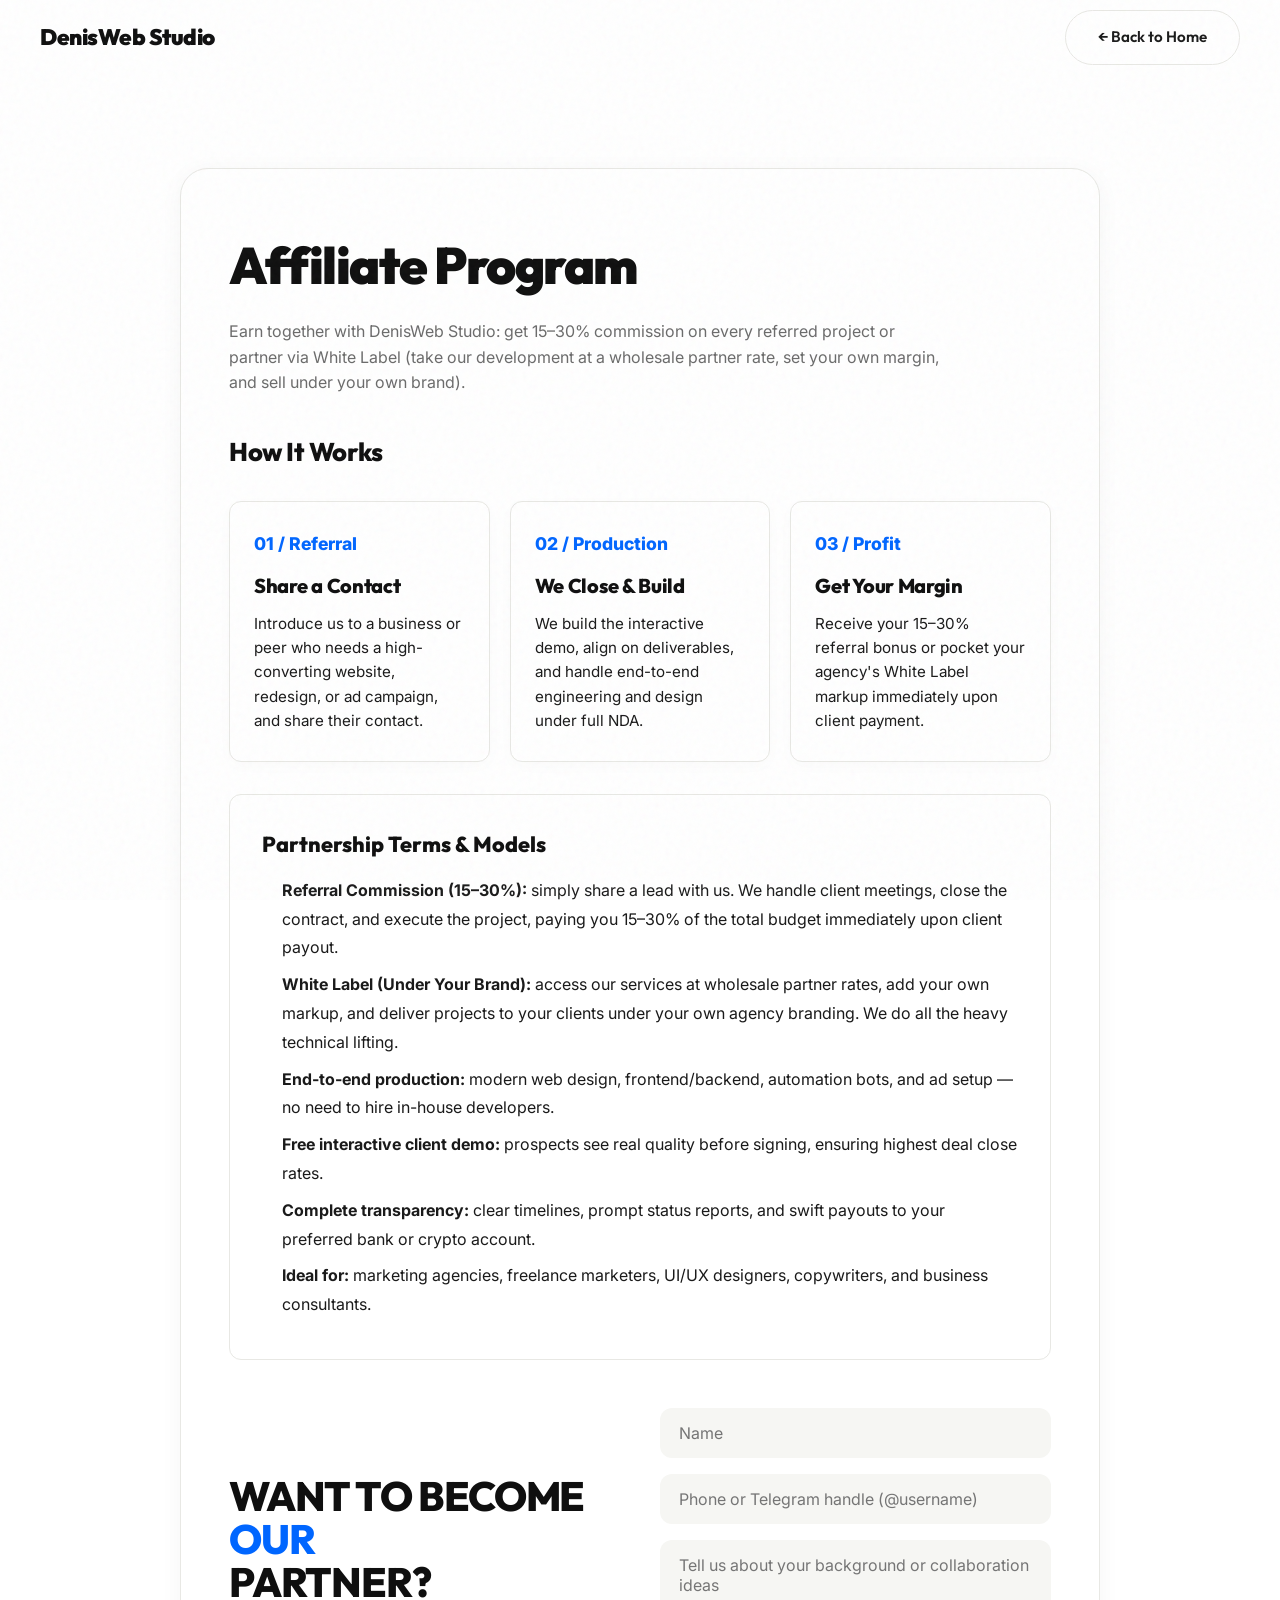
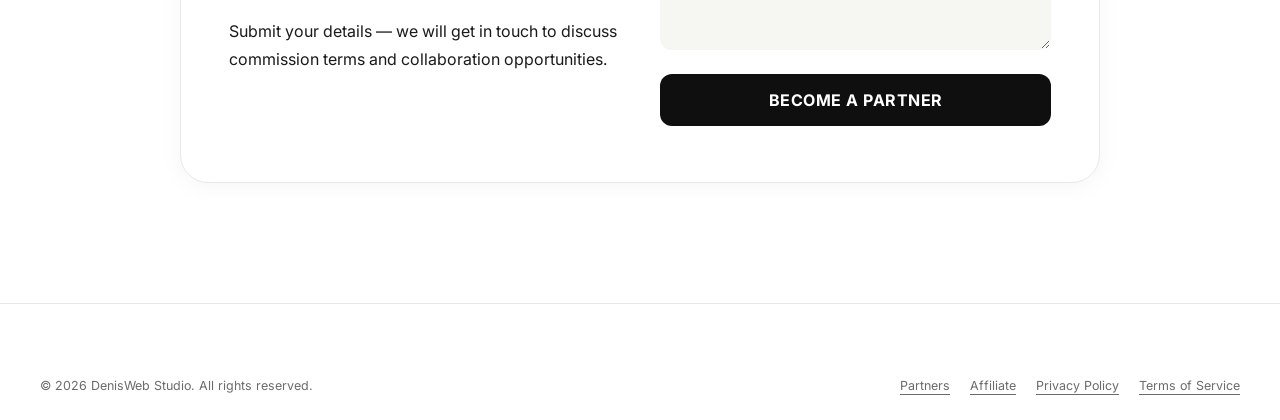
<file: affiliate-en.html>
<!DOCTYPE html>
<html lang="en">
<head>
  <!-- Google tag (gtag.js) -->
  <script async src="https://www.googletagmanager.com/gtag/js?id=G-YBHS45T8XF"></script>
  <script>
    window.dataLayer = window.dataLayer || [];
    function gtag(){dataLayer.push(arguments);}
    gtag('js', new Date());

    gtag('config', 'G-YBHS45T8XF');
  </script>

  <meta charset="UTF-8">
  <meta name="viewport" content="width=device-width, initial-scale=1.0">
  <title>Affiliate &amp; Partner Program | DenisWeb Studio</title>
  <meta name="description" content="DenisWeb Studio Partner Program. Refer clients for website development or advertising campaigns and earn generous commissions on every completed project.">
  <meta name="robots" content="index, follow">

  <!-- Favicon & Touch Icons -->
  <link rel="icon" type="image/x-icon" href="/favicon.ico">
  <link rel="icon" type="image/png" sizes="48x48" href="/favicon-48x48.png">
  <link rel="icon" type="image/png" sizes="96x96" href="/favicon-96x96.png">
  <link rel="icon" type="image/png" sizes="192x192" href="/assets/images/icon-192.png">
  <link rel="apple-touch-icon" sizes="180x180" href="/apple-touch-icon.png">
  <link rel="manifest" href="/site.webmanifest">
  <meta name="theme-color" content="#0F0F0F">

  <!-- OpenGraph -->
  <meta property="og:type" content="website">
  <meta property="og:title" content="Affiliate &amp; Partner Program | DenisWeb Studio">
  <meta property="og:description" content="Earn 15% to 30% commission on referred web development and advertising projects. Transparent partnership terms.">
  <meta property="og:image" content="https://denys-zalizko.vercel.app/assets/images/logo-square.png">
  <link rel="preconnect" href="https://fonts.googleapis.com">
  <link rel="preconnect" href="https://fonts.gstatic.com" crossorigin>
  <link href="https://fonts.googleapis.com/css2?family=Inter:wght@400;500;600;700&family=Outfit:wght@600;700;800;900&display=swap" rel="stylesheet">
  <link rel="stylesheet" href="assets/css/styles.css">
  <style>
    .legal-hdr__inner {
      height: 100%;
      display: flex !important;
      align-items: center !important;
      justify-content: space-between !important;
      width: 100% !important;
    }
    .legal-hdr .logo {
      display: flex !important;
      align-items: center !important;
      margin: 0 !important;
      order: 1 !important;
    }
    .legal-hdr .logo__name {
      font-family: var(--ffh) !important;
      font-weight: 900 !important;
      font-size: 1.4rem !important;
      letter-spacing: -0.5px !important;
      color: var(--black) !important;
    }
    .legal-hdr .btn {
      display: inline-flex !important;
      align-items: center !important;
      margin-left: auto !important;
      order: 2 !important;
    }
    .legal-page {
      padding-top: calc(var(--hh) + 60px);
      padding-bottom: 120px;
      min-height: 100vh;
    }
    .legal-card {
      background: var(--white);
      border: 1px solid var(--border);
      border-radius: var(--r-xl);
      padding: 56px 48px;
      margin-top: 32px;
      box-shadow: 0 4px 24px rgba(0,0,0,0.04);
    }
    .legal-card h1 {
      font-family: var(--ffh);
      font-size: clamp(2.2rem, 4vw, 3.2rem);
      font-weight: 900;
      letter-spacing: -1.5px;
      color: var(--black);
      margin-bottom: 12px;
    }
    .legal-card .legal-date {
      color: var(--muted);
      font-size: 1rem;
      margin-bottom: 36px;
      display: block;
      line-height: 1.6;
      max-width: 720px;
    }
    .partner-steps {
      display: grid;
      grid-template-columns: repeat(auto-fit, minmax(260px, 1fr));
      gap: 20px;
      margin: 28px 0 32px;
    }
    .partner-step {
      background: var(--white);
      border: 1px solid var(--border);
      border-radius: var(--r);
      padding: 28px 24px;
      display: flex;
      flex-direction: column;
      box-shadow: 0 4px 16px rgba(0,0,0,0.02);
    }
    .partner-step__num {
      font-size: 1.1rem;
      font-weight: 800;
      color: var(--accent);
      margin-bottom: 12px;
    }
    .partner-step__title {
      font-family: var(--ffh);
      font-size: 1.25rem;
      font-weight: 800;
      color: var(--black);
      margin-bottom: 10px;
      letter-spacing: -0.3px;
    }
    .partner-step__text {
      font-size: 0.95rem;
      color: var(--text);
      line-height: 1.6;
    }
    .partner-steps-dots {
      display: none;
    }
    .partner-terms-box {
      border: 1px solid var(--border);
      border-radius: var(--r);
      padding: 32px;
      margin-bottom: 0;
      background: var(--white);
    }
    .partner-terms-box h3 {
      font-family: var(--ffh);
      font-size: 1.35rem;
      font-weight: 800;
      color: var(--black);
      margin-bottom: 14px;
    }
    .partner-terms-box ul {
      padding-left: 20px;
      color: var(--text);
      font-size: 1rem;
      line-height: 1.8;
    }
    .partner-terms-box li {
      margin-bottom: 8px;
    }
    .partner-contact-wrap {
      margin-top: 48px;
      padding-top: 0;
      border-top: none !important;
      display: grid;
      grid-template-columns: 1fr 1fr;
      gap: 40px;
      align-items: center;
    }
    .partner-contact-wrap .form-new input,
    .partner-contact-wrap .form-new textarea {
      padding: 14px 18px;
    }
    .partner-contact-wrap .btn-black {
      padding: 16px;
    }
    .partner-sec-title {
      font-size: clamp(1.85rem, 3.2vw, 2.7rem) !important;
      line-height: 1.05 !important;
      letter-spacing: -1.2px !important;
      display: flex;
      flex-direction: column;
    }
    .partner-sec-title .nowrap-line {
      white-space: nowrap !important;
      display: block;
    }
    @media (max-width: 640px) {
      .legal-card {
        padding: 32px 18px;
        text-align: center;
      }
      .legal-card h1 {
        text-align: center;
      }
      .legal-card .legal-date {
        text-align: center;
        margin-left: auto;
        margin-right: auto;
      }
      .partner-steps {
        display: flex !important;
        overflow-x: auto !important;
        scroll-snap-type: x mandatory !important;
        gap: 14px !important;
        margin: 24px -18px 16px !important;
        padding: 4px 18px 12px !important;
        scrollbar-width: none !important;
        -webkit-overflow-scrolling: touch !important;
      }
      .partner-steps::-webkit-scrollbar {
        display: none !important;
      }
      .partner-step {
        flex: 0 0 85% !important;
        min-width: 85% !important;
        max-width: 85% !important;
        scroll-snap-align: center !important;
        box-sizing: border-box !important;
        text-align: left !important;
        padding: 24px 20px !important;
      }
      .partner-step__title {
        font-size: 1.15rem !important;
      }
      .partner-steps-dots {
        display: flex !important;
        justify-content: center !important;
        align-items: center !important;
        gap: 8px !important;
        margin: 0 auto 36px !important;
      }
      .step-dot {
        width: 8px;
        height: 8px;
        border-radius: 50%;
        background: var(--border);
        transition: all 0.25s ease;
        cursor: pointer;
      }
      .step-dot.active {
        width: 24px;
        border-radius: 999px;
        background: var(--accent);
      }
      .partner-terms-box {
        padding: 24px 16px;
        text-align: left;
      }
      .partner-contact-wrap {
        grid-template-columns: 1fr !important;
        gap: 28px !important;
        margin-top: 36px !important;
      }
      .contact-new__left {
        text-align: left !important;
      }
      .partner-sec-title {
        font-size: clamp(1.6rem, 6.8vw, 2.2rem) !important;
        text-align: left !important;
        align-items: flex-start !important;
      }
      .contact-new__desc {
        margin: 14px 0 0 !important;
        text-align: left !important;
      }
      .legal-hdr .logo__name {
        font-size: 1.15rem !important;
      }
      .footer__bottom {
        flex-direction: column !important;
        text-align: center !important;
        justify-content: center !important;
        padding: 24px 20px !important;
      }
      .footer__legal {
        justify-content: center !important;
        width: 100% !important;
      }
    }
  </style>
</head>
<body>

<!-- Noise overlay -->
<div class="noise" aria-hidden="true"></div>

<!-- Header -->
<header class="hdr legal-hdr">
  <div class="wrap legal-hdr__inner">
    <a href="en.html" class="logo">
      <span class="logo__name">DenisWeb Studio</span>
    </a>
    <a href="en.html" class="btn btn--out btn--sm">← Back to Home</a>
  </div>
</header>

<!-- Main content -->
<main class="legal-page">
  <div class="wrap" style="max-width: 1000px;">
    <div class="legal-card">
      <h1>Affiliate Program</h1>
      <span class="legal-date">Earn together with DenisWeb Studio: get 15–30% commission on every referred project or partner via White Label (take our development at a wholesale partner rate, set your own margin, and sell under your own brand).</span>

      <!-- SECTION 1: How it works -->
      <section>
        <h2 style="font-family: var(--ffh); font-size: 1.6rem; font-weight: 800; color: var(--black); letter-spacing: -0.5px;">How It Works</h2>
        <div class="partner-steps" id="partnerSteps">
          <div class="partner-step">
            <div class="partner-step__num">01 / Referral</div>
            <h3 class="partner-step__title">Share a Contact</h3>
            <p class="partner-step__text">Introduce us to a business or peer who needs a high-converting website, redesign, or ad campaign, and share their contact.</p>
          </div>

          <div class="partner-step">
            <div class="partner-step__num">02 / Production</div>
            <h3 class="partner-step__title" style="white-space: nowrap;">We Close &amp; Build</h3>
            <p class="partner-step__text">We build the interactive demo, align on deliverables, and handle end-to-end engineering and design under full NDA.</p>
          </div>

          <div class="partner-step">
            <div class="partner-step__num">03 / Profit</div>
            <h3 class="partner-step__title">Get Your Margin</h3>
            <p class="partner-step__text">Receive your 15–30% referral bonus or pocket your agency's White Label markup immediately upon client payment.</p>
          </div>
        </div>

        <div class="partner-steps-dots" id="stepsDots" aria-hidden="true">
          <span class="step-dot active"></span>
          <span class="step-dot"></span>
          <span class="step-dot"></span>
        </div>
      </section>

      <!-- SECTION 2: Conditions -->
      <div class="partner-terms-box">
        <h3>Partnership Terms &amp; Models</h3>
        <ul>
          <li><strong>Referral Commission (15–30%):</strong> simply share a lead with us. We handle client meetings, close the contract, and execute the project, paying you 15–30% of the total budget immediately upon client payout.</li>
          <li><strong>White Label (Under Your Brand):</strong> access our services at wholesale partner rates, add your own markup, and deliver projects to your clients under your own agency branding. We do all the heavy technical lifting.</li>
          <li><strong>End-to-end production:</strong> modern web design, frontend/backend, automation bots, and ad setup — no need to hire in-house developers.</li>
          <li><strong>Free interactive client demo:</strong> prospects see real quality before signing, ensuring highest deal close rates.</li>
          <li><strong>Complete transparency:</strong> clear timelines, prompt status reports, and swift payouts to your preferred bank or crypto account.</li>
          <li><strong>Ideal for:</strong> marketing agencies, freelance marketers, UI/UX designers, copywriters, and business consultants.</li>
        </ul>
      </div>

      <!-- SECTION 3: CONTACT FORM (INSIDE CARD) -->
      <div class="contact-new partner-contact-wrap">
        <div class="contact-new__left">
          <h2 class="sec__title partner-sec-title">
            <span class="nowrap-line">WANT TO BECOME</span>
            <span class="nowrap-line" style="color: var(--accent);">OUR</span>
            <span class="nowrap-line">PARTNER?</span>
          </h2>
          <p class="contact-new__desc" style="font-size: 1rem; margin-top: 14px;">Submit your details — we will get in touch to discuss commission terms and collaboration opportunities.</p>
        </div>

        <div class="contact-new__right">
          <form class="form-new" id="contactForm" novalidate>
            <div class="form-new__group">
              <input type="text" id="formName" name="name" placeholder="Name" autocomplete="name" required>
              <span class="form-new__error" id="nameError"></span>
            </div>

            <div class="form-new__group">
              <input type="text" id="formPhone" name="phone" placeholder="Phone or Telegram handle (@username)" autocomplete="tel" required>
              <span class="form-new__error" id="phoneError"></span>
            </div>

            <div class="form-new__group">
              <textarea id="formProject" name="project" placeholder="Tell us about your background or collaboration ideas" rows="4" required></textarea>
              <span class="form-new__error" id="projectError"></span>
            </div>
            
            <button type="submit" class="btn-black" id="cfSubmit">BECOME A PARTNER</button>
            <div class="form__status" id="cfStatus" role="status" aria-live="polite"></div>
          </form>
        </div>
      </div>

    </div>
  </div>
</main>

<!-- Footer -->
<footer class="footer" style="background: var(--white); color: var(--black); border-top: 1px solid var(--border);">
  <div class="wrap footer__bottom" style="color: var(--muted); display: flex; justify-content: space-between; align-items: center; flex-wrap: wrap; gap: 16px; padding: 24px 40px;">
    <span>© 2026 DenisWeb Studio. All rights reserved.</span>
    <div class="footer__legal" style="display: flex; gap: 20px; flex-wrap: wrap;">
      <a href="partners-en.html" style="color: inherit; text-decoration: underline; text-underline-offset: 4px;">Partners</a>
      <a href="affiliate-en.html" style="color: inherit; text-decoration: underline; text-underline-offset: 4px;">Affiliate</a>
      <a href="privacy-en.html" style="color: inherit; text-decoration: underline; text-underline-offset: 4px;">Privacy Policy</a>
      <a href="terms-en.html" style="color: inherit; text-decoration: underline; text-underline-offset: 4px;">Terms of Service</a>
    </div>
  </div>
</footer>

<script>
  // Apply saved theme automatically
  const savedTheme = localStorage.getItem('theme');
  const prefersDark = window.matchMedia && window.matchMedia('(prefers-color-scheme: dark)').matches;
  const initDark = savedTheme === 'dark' || (!savedTheme && prefersDark);
  document.body.classList.toggle('dark-theme', initDark);

  try {
    sessionStorage.setItem('denis_lang_chosen', 'en');
  } catch(e) {}

  // Affiliate Form Handler
  const form = document.getElementById('contactForm');
  if (form) {
    const status = document.getElementById('cfStatus');
    const btn = document.getElementById('cfSubmit');
    const nameInput = document.getElementById('formName');
    const phoneInput = document.getElementById('formPhone');
    const projectInput = document.getElementById('formProject');
    const nameError = document.getElementById('nameError');
    const phoneError = document.getElementById('phoneError');
    const projectError = document.getElementById('projectError');

    function setError(input, errorEl, message) {
      if (input) input.classList.add('has-error');
      if (errorEl) {
        errorEl.textContent = message;
        errorEl.classList.add('active');
      }
    }

    function clearError(input, errorEl) {
      if (input) input.classList.remove('has-error');
      if (errorEl) {
        errorEl.textContent = '';
        errorEl.classList.remove('active');
      }
    }

    function validateName() {
      const val = nameInput ? nameInput.value.trim() : '';
      if (!val) { setError(nameInput, nameError, "Please enter your name"); return false; }
      if (val.length < 2) { setError(nameInput, nameError, "Name must contain at least 2 letters"); return false; }
      clearError(nameInput, nameError); return true;
    }

    function validatePhone() {
      if (!phoneInput) return true;
      let val = phoneInput.value.trim();
      if (!val) {
        setError(phoneInput, phoneError, "Please enter your phone number or Telegram handle");
        return false;
      }
      const isTg = val.startsWith('@') || (!val.startsWith('+') && !/^\d/.test(val));
      if (isTg) {
        if (!val.startsWith('@')) {
          val = '@' + val;
          phoneInput.value = val;
        }
        const tgRegex = /^@[a-zA-Z0-9_]{3,32}$/;
        if (!tgRegex.test(val)) {
          setError(phoneInput, phoneError, "Telegram handle must start with @ (e.g. @username)");
          return false;
        }
      } else {
        const digitsOnly = val.replace(/\D/g, '');
        const phoneRegex = /^(\+?\d{1,4}?[-.\s]?)?(\(?\d{2,4}\)?[-.\s]?)?\d{3,4}[-.\s]?\d{2,4}[-.\s]?\d{0,4}$/;
        if (digitsOnly.length < 10 || digitsOnly.length > 15 || !phoneRegex.test(val)) {
          setError(phoneInput, phoneError, "Please enter a valid phone number (at least 10 digits, e.g. +1234567890)");
          return false;
        }
      }
      clearError(phoneInput, phoneError);
      return true;
    }

    function validateProject() {
      const val = projectInput ? projectInput.value.trim() : '';
      if (!val) { setError(projectInput, projectError, "Please describe your background or offer"); return false; }
      if (val.length < 3) { setError(projectInput, projectError, "Please provide at least a few words"); return false; }
      clearError(projectInput, projectError); return true;
    }

    if (nameInput) {
      nameInput.addEventListener('input', () => { if (nameInput.classList.contains('has-error')) validateName(); });
      nameInput.addEventListener('blur', validateName);
    }
    if (phoneInput) {
      phoneInput.addEventListener('input', () => { if (phoneInput.classList.contains('has-error')) validatePhone(); });
      phoneInput.addEventListener('blur', validatePhone);
    }
    if (projectInput) {
      projectInput.addEventListener('input', () => { if (projectInput.classList.contains('has-error')) validateProject(); });
      projectInput.addEventListener('blur', validateProject);
    }

    form.addEventListener('submit', async (e) => {
      e.preventDefault();
      const isNameValid = validateName();
      const isPhoneValid = validatePhone();
      const isProjectValid = validateProject();

      if (!isNameValid || !isPhoneValid || !isProjectValid) {
        if (!isNameValid && nameInput) nameInput.focus();
        else if (!isPhoneValid && phoneInput) phoneInput.focus();
        else if (!isProjectValid && projectInput) projectInput.focus();
        return;
      }

      if (btn) {
        btn.disabled = true;
        btn.textContent = 'SENDING...';
      }
      if (status) {
        status.className = 'form__status';
        status.style.display = 'none';
      }

      const name = nameInput.value.trim();
      const phone = phoneInput.value.trim();
      const rawProject = projectInput.value.trim();
      const project = rawProject;

      try {
        const res = await fetch('/api/contact', {
          method: 'POST',
          headers: { 'Content-Type': 'application/json' },
          body: JSON.stringify({ name, phone, project, isPartner: true })
        });
        const data = await res.json().catch(() => ({}));

        if (res.ok && data.success) {
          if (status) {
            status.className = 'form__status success';
            status.textContent = 'Thank you! Your partner application has been received. We will contact you shortly.';
            status.style.display = 'block';
          }
          form.reset();
        } else {
          throw new Error(data.error || 'Failed to submit form');
        }
      } catch (err) {
        if (status) {
          status.className = 'form__status error';
          status.textContent = err.message || 'Connection error. Reach out directly on Telegram: @absolutikdenchik';
          status.style.display = 'block';
        }
      } finally {
        if (btn) {
          btn.disabled = false;
          btn.textContent = 'BECOME A PARTNER';
        }
      }
    });
  }

  // Mobile swiper dots tracker for partner steps
  const partnerSteps = document.getElementById('partnerSteps');
  const stepDots = document.querySelectorAll('.step-dot');
  if (partnerSteps && stepDots.length) {
    partnerSteps.addEventListener('scroll', () => {
      const scrollLeft = partnerSteps.scrollLeft;
      const stepWidth = partnerSteps.firstElementChild ? (partnerSteps.firstElementChild.offsetWidth + 14) : 1;
      const activeIdx = Math.round(scrollLeft / stepWidth);
      stepDots.forEach((dot, idx) => {
        dot.classList.toggle('active', idx === Math.min(Math.max(activeIdx, 0), stepDots.length - 1));
      });
    }, { passive: true });

    stepDots.forEach((dot, idx) => {
      dot.addEventListener('click', () => {
        const step = partnerSteps.children[idx];
        if (step) {
          step.scrollIntoView({ behavior: 'smooth', inline: 'center', block: 'nearest' });
        }
      });
    });
  }
</script>

</body>
</html>
</file>
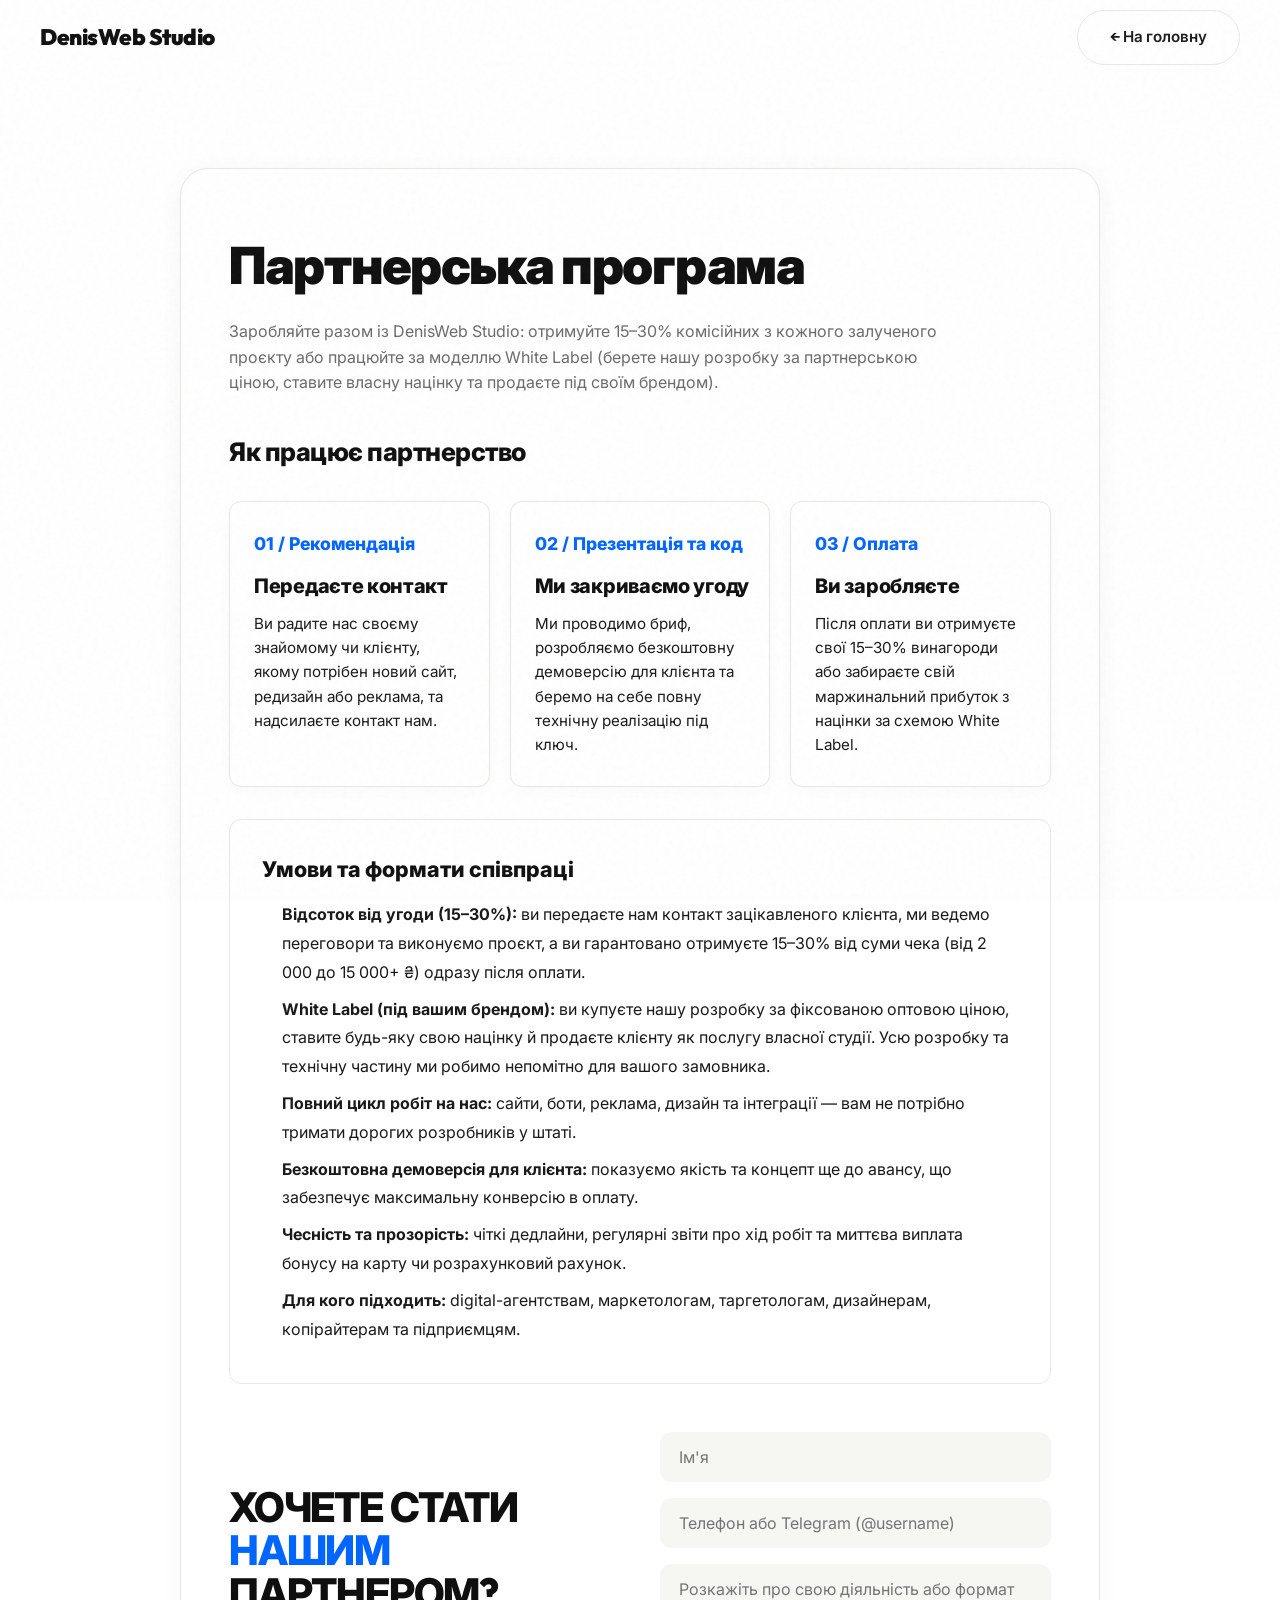
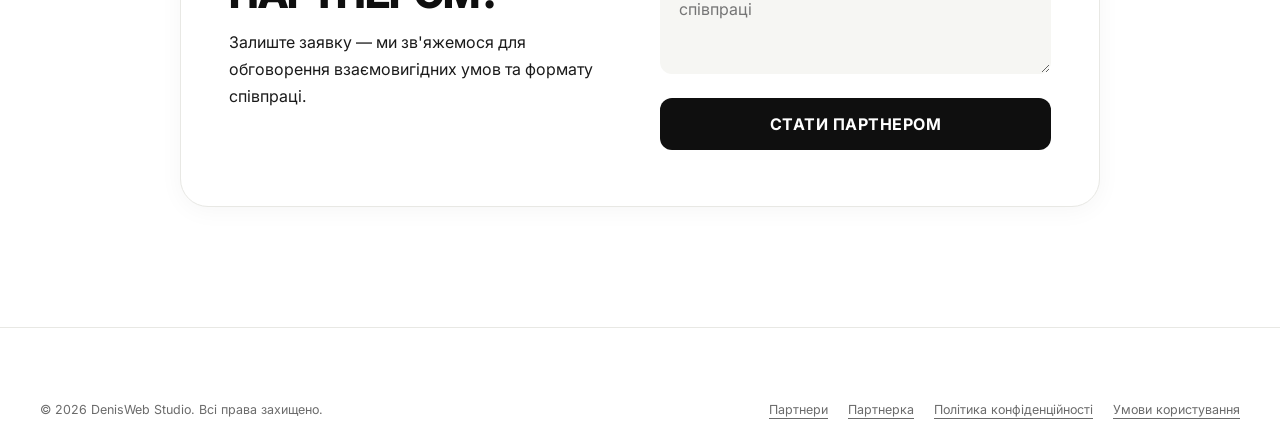
<file: affiliate.html>
<!DOCTYPE html>
<html lang="uk">
<head>
  <!-- Google tag (gtag.js) -->
  <script async src="https://www.googletagmanager.com/gtag/js?id=G-YBHS45T8XF"></script>
  <script>
    window.dataLayer = window.dataLayer || [];
    function gtag(){dataLayer.push(arguments);}
    gtag('js', new Date());

    gtag('config', 'G-YBHS45T8XF');
  </script>

  <meta charset="UTF-8">
  <meta name="viewport" content="width=device-width, initial-scale=1.0">
  <title>Партнерська програма | DenisWeb Studio</title>
  <meta name="description" content="Партнерська програма DenisWeb Studio. Рекомендуйте розробку сайтів та рекламу для бізнесу й отримуйте гарантовану грошову винагороду з кожного проєкту.">
  <meta name="robots" content="index, follow">

  <!-- Favicon & Touch Icons -->
  <link rel="icon" type="image/x-icon" href="/favicon.ico">
  <link rel="icon" type="image/png" sizes="48x48" href="/favicon-48x48.png">
  <link rel="icon" type="image/png" sizes="96x96" href="/favicon-96x96.png">
  <link rel="icon" type="image/png" sizes="192x192" href="/assets/images/icon-192.png">
  <link rel="apple-touch-icon" sizes="180x180" href="/apple-touch-icon.png">
  <link rel="manifest" href="/site.webmanifest">
  <meta name="theme-color" content="#0F0F0F">

  <!-- OpenGraph -->
  <meta property="og:type" content="website">
  <meta property="og:title" content="Партнерська програма | DenisWeb Studio">
  <meta property="og:description" content="Отримуйте від 15% до 30% від вартості залученого проєкту за створення сайтів чи рекламу. Прозорі умови партнерства.">
  <meta property="og:image" content="https://denys-zalizko.vercel.app/assets/images/logo-square.png">
  <link rel="preconnect" href="https://fonts.googleapis.com">
  <link rel="preconnect" href="https://fonts.gstatic.com" crossorigin>
  <link href="https://fonts.googleapis.com/css2?family=Inter:wght@400;500;600;700&family=Outfit:wght@600;700;800;900&display=swap" rel="stylesheet">
  <link rel="stylesheet" href="assets/css/styles.css">
  <style>
    .legal-hdr__inner {
      height: 100%;
      display: flex !important;
      align-items: center !important;
      justify-content: space-between !important;
      width: 100% !important;
    }
    .legal-hdr .logo {
      display: flex !important;
      align-items: center !important;
      margin: 0 !important;
      order: 1 !important;
    }
    .legal-hdr .logo__name {
      font-family: var(--ffh) !important;
      font-weight: 900 !important;
      font-size: 1.4rem !important;
      letter-spacing: -0.5px !important;
      color: var(--black) !important;
    }
    .legal-hdr .btn {
      display: inline-flex !important;
      align-items: center !important;
      margin-left: auto !important;
      order: 2 !important;
    }
    .legal-page {
      padding-top: calc(var(--hh) + 60px);
      padding-bottom: 120px;
      min-height: 100vh;
    }
    .legal-card {
      background: var(--white);
      border: 1px solid var(--border);
      border-radius: var(--r-xl);
      padding: 56px 48px;
      margin-top: 32px;
      box-shadow: 0 4px 24px rgba(0,0,0,0.04);
    }
    .legal-card h1 {
      font-family: var(--ffh);
      font-size: clamp(2.2rem, 4vw, 3.2rem);
      font-weight: 900;
      letter-spacing: -1.5px;
      color: var(--black);
      margin-bottom: 12px;
    }
    .legal-card .legal-date {
      color: var(--muted);
      font-size: 1rem;
      margin-bottom: 36px;
      display: block;
      line-height: 1.6;
      max-width: 720px;
    }
    .partner-steps {
      display: grid;
      grid-template-columns: repeat(auto-fit, minmax(260px, 1fr));
      gap: 20px;
      margin: 28px 0 32px;
    }
    .partner-step {
      background: var(--white);
      border: 1px solid var(--border);
      border-radius: var(--r);
      padding: 28px 24px;
      display: flex;
      flex-direction: column;
      box-shadow: 0 4px 16px rgba(0,0,0,0.02);
    }
    .partner-step__num {
      font-size: 1.1rem;
      font-weight: 800;
      color: var(--accent);
      margin-bottom: 12px;
    }
    .partner-step__title {
      font-family: var(--ffh);
      font-size: 1.25rem;
      font-weight: 800;
      color: var(--black);
      margin-bottom: 10px;
      letter-spacing: -0.3px;
    }
    .partner-step__text {
      font-size: 0.95rem;
      color: var(--text);
      line-height: 1.6;
    }
    .partner-steps-dots {
      display: none;
    }
    .partner-terms-box {
      border: 1px solid var(--border);
      border-radius: var(--r);
      padding: 32px;
      margin-bottom: 0;
      background: var(--white);
    }
    .partner-terms-box h3 {
      font-family: var(--ffh);
      font-size: 1.35rem;
      font-weight: 800;
      color: var(--black);
      margin-bottom: 14px;
    }
    .partner-terms-box ul {
      padding-left: 20px;
      color: var(--text);
      font-size: 1rem;
      line-height: 1.8;
    }
    .partner-terms-box li {
      margin-bottom: 8px;
    }
    .partner-contact-wrap {
      margin-top: 48px;
      padding-top: 0;
      border-top: none !important;
      display: grid;
      grid-template-columns: 1fr 1fr;
      gap: 40px;
      align-items: center;
    }
    .partner-contact-wrap .form-new input,
    .partner-contact-wrap .form-new textarea {
      padding: 14px 18px;
    }
    .partner-contact-wrap .btn-black {
      padding: 16px;
    }
    .partner-sec-title {
      font-size: clamp(1.85rem, 3.2vw, 2.7rem) !important;
      line-height: 1.05 !important;
      letter-spacing: -1.2px !important;
      display: flex;
      flex-direction: column;
    }
    .partner-sec-title .nowrap-line {
      white-space: nowrap !important;
      display: block;
    }
    @media (max-width: 640px) {
      .legal-card {
        padding: 32px 18px;
        text-align: center;
      }
      .legal-card h1 {
        text-align: center;
      }
      .legal-card .legal-date {
        text-align: center;
        margin-left: auto;
        margin-right: auto;
      }
      .partner-steps {
        display: flex !important;
        overflow-x: auto !important;
        scroll-snap-type: x mandatory !important;
        gap: 14px !important;
        margin: 24px -18px 16px !important;
        padding: 4px 18px 12px !important;
        scrollbar-width: none !important;
        -webkit-overflow-scrolling: touch !important;
      }
      .partner-steps::-webkit-scrollbar {
        display: none !important;
      }
      .partner-step {
        flex: 0 0 85% !important;
        min-width: 85% !important;
        max-width: 85% !important;
        scroll-snap-align: center !important;
        box-sizing: border-box !important;
        text-align: left !important;
        padding: 24px 20px !important;
      }
      .partner-step__title {
        font-size: 1.15rem !important;
      }
      .partner-steps-dots {
        display: flex !important;
        justify-content: center !important;
        align-items: center !important;
        gap: 8px !important;
        margin: 0 auto 36px !important;
      }
      .step-dot {
        width: 8px;
        height: 8px;
        border-radius: 50%;
        background: var(--border);
        transition: all 0.25s ease;
        cursor: pointer;
      }
      .step-dot.active {
        width: 24px;
        border-radius: 999px;
        background: var(--accent);
      }
      .partner-terms-box {
        padding: 24px 16px;
        text-align: left;
      }
      .partner-contact-wrap {
        grid-template-columns: 1fr !important;
        gap: 28px !important;
        margin-top: 36px !important;
      }
      .contact-new__left {
        text-align: left !important;
      }
      .partner-sec-title {
        font-size: clamp(1.6rem, 6.8vw, 2.2rem) !important;
        text-align: left !important;
        align-items: flex-start !important;
      }
      .contact-new__desc {
        margin: 14px 0 0 !important;
        text-align: left !important;
      }
      .legal-hdr .logo__name {
        font-size: 1.15rem !important;
      }
      .footer__bottom {
        flex-direction: column !important;
        text-align: center !important;
        justify-content: center !important;
        padding: 24px 20px !important;
      }
      .footer__legal {
        justify-content: center !important;
        width: 100% !important;
      }
    }
  </style>
</head>
<body>

<!-- Noise overlay -->
<div class="noise" aria-hidden="true"></div>

<!-- Header -->
<header class="hdr legal-hdr">
  <div class="wrap legal-hdr__inner">
    <a href="index.html" class="logo">
      <span class="logo__name">DenisWeb Studio</span>
    </a>
    <a href="index.html" class="btn btn--out btn--sm">← На головну</a>
  </div>
</header>

<!-- Main content -->
<main class="legal-page">
  <div class="wrap" style="max-width: 1000px;">
    <div class="legal-card">
      <h1>Партнерська програма</h1>
      <span class="legal-date">Заробляйте разом із DenisWeb Studio: отримуйте 15–30% комісійних з кожного залученого проєкту або працюйте за моделлю White Label (берете нашу розробку за партнерською ціною, ставите власну націнку та продаєте під своїм брендом).</span>

      <!-- SECTION 1: How it works -->
      <section>
        <h2 style="font-family: var(--ffh); font-size: 1.6rem; font-weight: 800; color: var(--black); letter-spacing: -0.5px;">Як працює партнерство</h2>
        <div class="partner-steps" id="partnerSteps">
          <div class="partner-step">
            <div class="partner-step__num">01 / Рекомендація</div>
            <h3 class="partner-step__title">Передаєте контакт</h3>
            <p class="partner-step__text">Ви радите нас своєму знайомому чи клієнту, якому потрібен новий сайт, редизайн або реклама, та надсилаєте контакт нам.</p>
          </div>

          <div class="partner-step">
            <div class="partner-step__num">02 / Презентація та код</div>
            <h3 class="partner-step__title" style="white-space: nowrap;">Ми закриваємо угоду</h3>
            <p class="partner-step__text">Ми проводимо бриф, розробляємо безкоштовну демоверсію для клієнта та беремо на себе повну технічну реалізацію під ключ.</p>
          </div>

          <div class="partner-step">
            <div class="partner-step__num">03 / Оплата</div>
            <h3 class="partner-step__title">Ви заробляєте</h3>
            <p class="partner-step__text">Після оплати ви отримуєте свої 15–30% винагороди або забираєте свій маржинальний прибуток з націнки за схемою White Label.</p>
          </div>
        </div>

        <div class="partner-steps-dots" id="stepsDots" aria-hidden="true">
          <span class="step-dot active"></span>
          <span class="step-dot"></span>
          <span class="step-dot"></span>
        </div>
      </section>

      <!-- SECTION 2: Conditions -->
      <div class="partner-terms-box">
        <h3>Умови та формати співпраці</h3>
        <ul>
          <li><strong>Відсоток від угоди (15–30%):</strong> ви передаєте нам контакт зацікавленого клієнта, ми ведемо переговори та виконуємо проєкт, а ви гарантовано отримуєте 15–30% від суми чека (від 2 000 до 15 000+ ₴) одразу після оплати.</li>
          <li><strong>White Label (під вашим брендом):</strong> ви купуєте нашу розробку за фіксованою оптовою ціною, ставите будь-яку свою націнку й продаєте клієнту як послугу власної студії. Усю розробку та технічну частину ми робимо непомітно для вашого замовника.</li>
          <li><strong>Повний цикл робіт на нас:</strong> сайти, боти, реклама, дизайн та інтеграції — вам не потрібно тримати дорогих розробників у штаті.</li>
          <li><strong>Безкоштовна демоверсія для клієнта:</strong> показуємо якість та концепт ще до авансу, що забезпечує максимальну конверсію в оплату.</li>
          <li><strong>Чесність та прозорість:</strong> чіткі дедлайни, регулярні звіти про хід робіт та миттєва виплата бонусу на карту чи розрахунковий рахунок.</li>
          <li><strong>Для кого підходить:</strong> digital-агентствам, маркетологам, таргетологам, дизайнерам, копірайтерам та підприємцям.</li>
        </ul>
      </div>

      <!-- SECTION 3: CONTACT FORM (INSIDE CARD) -->
      <div class="contact-new partner-contact-wrap">
        <div class="contact-new__left">
          <h2 class="sec__title partner-sec-title">
            <span class="nowrap-line">ХОЧЕТЕ СТАТИ</span>
            <span class="nowrap-line" style="color: var(--accent);">НАШИМ</span>
            <span class="nowrap-line">ПАРТНЕРОМ?</span>
          </h2>
          <p class="contact-new__desc" style="font-size: 1rem; margin-top: 14px;">Залиште заявку — ми зв'яжемося для обговорення взаємовигідних умов та формату співпраці.</p>
        </div>

        <div class="contact-new__right">
          <form class="form-new" id="contactForm" novalidate>
            <div class="form-new__group">
              <input type="text" id="formName" name="name" placeholder="Ім'я" autocomplete="name" required>
              <span class="form-new__error" id="nameError"></span>
            </div>

            <div class="form-new__group">
              <input type="text" id="formPhone" name="phone" placeholder="Телефон або Telegram (@username)" autocomplete="tel" required>
              <span class="form-new__error" id="phoneError"></span>
            </div>

            <div class="form-new__group">
              <textarea id="formProject" name="project" placeholder="Розкажіть про свою діяльність або формат співпраці" rows="4" required></textarea>
              <span class="form-new__error" id="projectError"></span>
            </div>
            
            <button type="submit" class="btn-black" id="cfSubmit">СТАТИ ПАРТНЕРОМ</button>
            <div class="form__status" id="cfStatus" role="status" aria-live="polite"></div>
          </form>
        </div>
      </div>

    </div>
  </div>
</main>

<!-- Footer -->
<footer class="footer" style="background: var(--white); color: var(--black); border-top: 1px solid var(--border);">
  <div class="wrap footer__bottom" style="color: var(--muted); display: flex; justify-content: space-between; align-items: center; flex-wrap: wrap; gap: 16px; padding: 24px 40px;">
    <span>© 2026 DenisWeb Studio. Всі права захищено.</span>
    <div class="footer__legal" style="display: flex; gap: 20px; flex-wrap: wrap;">
      <a href="partners.html" style="color: inherit; text-decoration: underline; text-underline-offset: 4px;">Партнери</a>
      <a href="affiliate.html" style="color: inherit; text-decoration: underline; text-underline-offset: 4px;">Партнерка</a>
      <a href="privacy.html" style="color: inherit; text-decoration: underline; text-underline-offset: 4px;">Політика конфіденційності</a>
      <a href="terms.html" style="color: inherit; text-decoration: underline; text-underline-offset: 4px;">Умови користування</a>
    </div>
  </div>
</footer>

<script>
  // Apply saved theme automatically
  const savedTheme = localStorage.getItem('theme');
  const prefersDark = window.matchMedia && window.matchMedia('(prefers-color-scheme: dark)').matches;
  const initDark = savedTheme === 'dark' || (!savedTheme && prefersDark);
  document.body.classList.toggle('dark-theme', initDark);

  try {
    sessionStorage.setItem('denis_lang_chosen', 'ua');
  } catch(e) {}

  // Affiliate Form Handler
  const form = document.getElementById('contactForm');
  if (form) {
    const status = document.getElementById('cfStatus');
    const btn = document.getElementById('cfSubmit');
    const nameInput = document.getElementById('formName');
    const phoneInput = document.getElementById('formPhone');
    const projectInput = document.getElementById('formProject');
    const nameError = document.getElementById('nameError');
    const phoneError = document.getElementById('phoneError');
    const projectError = document.getElementById('projectError');

    function setError(input, errorEl, message) {
      if (input) input.classList.add('has-error');
      if (errorEl) {
        errorEl.textContent = message;
        errorEl.classList.add('active');
      }
    }

    function clearError(input, errorEl) {
      if (input) input.classList.remove('has-error');
      if (errorEl) {
        errorEl.textContent = '';
        errorEl.classList.remove('active');
      }
    }

    function validateName() {
      const val = nameInput ? nameInput.value.trim() : '';
      if (!val) { setError(nameInput, nameError, "Будь ласка, введіть ваше ім'я"); return false; }
      if (val.length < 2) { setError(nameInput, nameError, "Ім'я повинно містити щонайменше 2 літери"); return false; }
      clearError(nameInput, nameError); return true;
    }

    function validatePhone() {
      if (!phoneInput) return true;
      let val = phoneInput.value.trim();
      if (!val) {
        setError(phoneInput, phoneError, "Будь ласка, введіть номер телефону або Telegram");
        return false;
      }
      const isTg = val.startsWith('@') || (!val.startsWith('+') && !/^\d/.test(val));
      if (isTg) {
        if (!val.startsWith('@')) {
          val = '@' + val;
          phoneInput.value = val;
        }
        const tgRegex = /^@[a-zA-Z0-9_]{3,32}$/;
        if (!tgRegex.test(val)) {
          setError(phoneInput, phoneError, "Telegram юзернейм має починатися з @ (наприклад: @username)");
          return false;
        }
      } else {
        const digitsOnly = val.replace(/\D/g, '');
        const phoneRegex = /^(\+?\d{1,4}?[-.\s]?)?(\(?\d{2,4}\)?[-.\s]?)?\d{3,4}[-.\s]?\d{2,4}[-.\s]?\d{0,4}$/;
        if (digitsOnly.length < 10 || digitsOnly.length > 15 || !phoneRegex.test(val)) {
          setError(phoneInput, phoneError, "Введіть дійсний номер телефону (від 10 цифр, наприклад: 0961234567)");
          return false;
        }
      }
      clearError(phoneInput, phoneError);
      return true;
    }

    function validateProject() {
      const val = projectInput ? projectInput.value.trim() : '';
      if (!val) { setError(projectInput, projectError, "Будь ласка, розкажіть про свою діяльність"); return false; }
      if (val.length < 3) { setError(projectInput, projectError, "Вкажіть хоча б кілька слів"); return false; }
      clearError(projectInput, projectError); return true;
    }

    if (nameInput) {
      nameInput.addEventListener('input', () => { if (nameInput.classList.contains('has-error')) validateName(); });
      nameInput.addEventListener('blur', validateName);
    }
    if (phoneInput) {
      phoneInput.addEventListener('input', () => { if (phoneInput.classList.contains('has-error')) validatePhone(); });
      phoneInput.addEventListener('blur', validatePhone);
    }
    if (projectInput) {
      projectInput.addEventListener('input', () => { if (projectInput.classList.contains('has-error')) validateProject(); });
      projectInput.addEventListener('blur', validateProject);
    }

    form.addEventListener('submit', async (e) => {
      e.preventDefault();
      const isNameValid = validateName();
      const isPhoneValid = validatePhone();
      const isProjectValid = validateProject();

      if (!isNameValid || !isPhoneValid || !isProjectValid) {
        if (!isNameValid && nameInput) nameInput.focus();
        else if (!isPhoneValid && phoneInput) phoneInput.focus();
        else if (!isProjectValid && projectInput) projectInput.focus();
        return;
      }

      if (btn) {
        btn.disabled = true;
        btn.textContent = 'ВІДПРАВЛЯЄМО...';
      }
      if (status) {
        status.className = 'form__status';
        status.style.display = 'none';
      }

      const name = nameInput.value.trim();
      const phone = phoneInput.value.trim();
      const rawProject = projectInput.value.trim();
      const project = rawProject;

      try {
        const res = await fetch('/api/contact', {
          method: 'POST',
          headers: { 'Content-Type': 'application/json' },
          body: JSON.stringify({ name, phone, project, isPartner: true })
        });
        const data = await res.json().catch(() => ({}));

        if (res.ok && data.success) {
          if (status) {
            status.className = 'form__status success';
            status.textContent = 'Дякуємо! Вашу партнерську заявку отримано. Ми зв\'яжемося з вами найближчим часом.';
            status.style.display = 'block';
          }
          form.reset();
        } else {
          throw new Error(data.error || 'Помилка при відправці');
        }
      } catch (err) {
        if (status) {
          status.className = 'form__status error';
          status.textContent = err.message || 'Помилка з\'єднання. Напишіть нам у Telegram: @absolutikdenchik';
          status.style.display = 'block';
        }
      } finally {
        if (btn) {
          btn.disabled = false;
          btn.textContent = 'СТАТИ ПАРТНЕРОМ';
        }
      }
    });
  }

  // Mobile swiper dots tracker for partner steps
  const partnerSteps = document.getElementById('partnerSteps');
  const stepDots = document.querySelectorAll('.step-dot');
  if (partnerSteps && stepDots.length) {
    partnerSteps.addEventListener('scroll', () => {
      const scrollLeft = partnerSteps.scrollLeft;
      const stepWidth = partnerSteps.firstElementChild ? (partnerSteps.firstElementChild.offsetWidth + 14) : 1;
      const activeIdx = Math.round(scrollLeft / stepWidth);
      stepDots.forEach((dot, idx) => {
        dot.classList.toggle('active', idx === Math.min(Math.max(activeIdx, 0), stepDots.length - 1));
      });
    }, { passive: true });

    stepDots.forEach((dot, idx) => {
      dot.addEventListener('click', () => {
        const step = partnerSteps.children[idx];
        if (step) {
          step.scrollIntoView({ behavior: 'smooth', inline: 'center', block: 'nearest' });
        }
      });
    });
  }
</script>

</body>
</html>
</file>
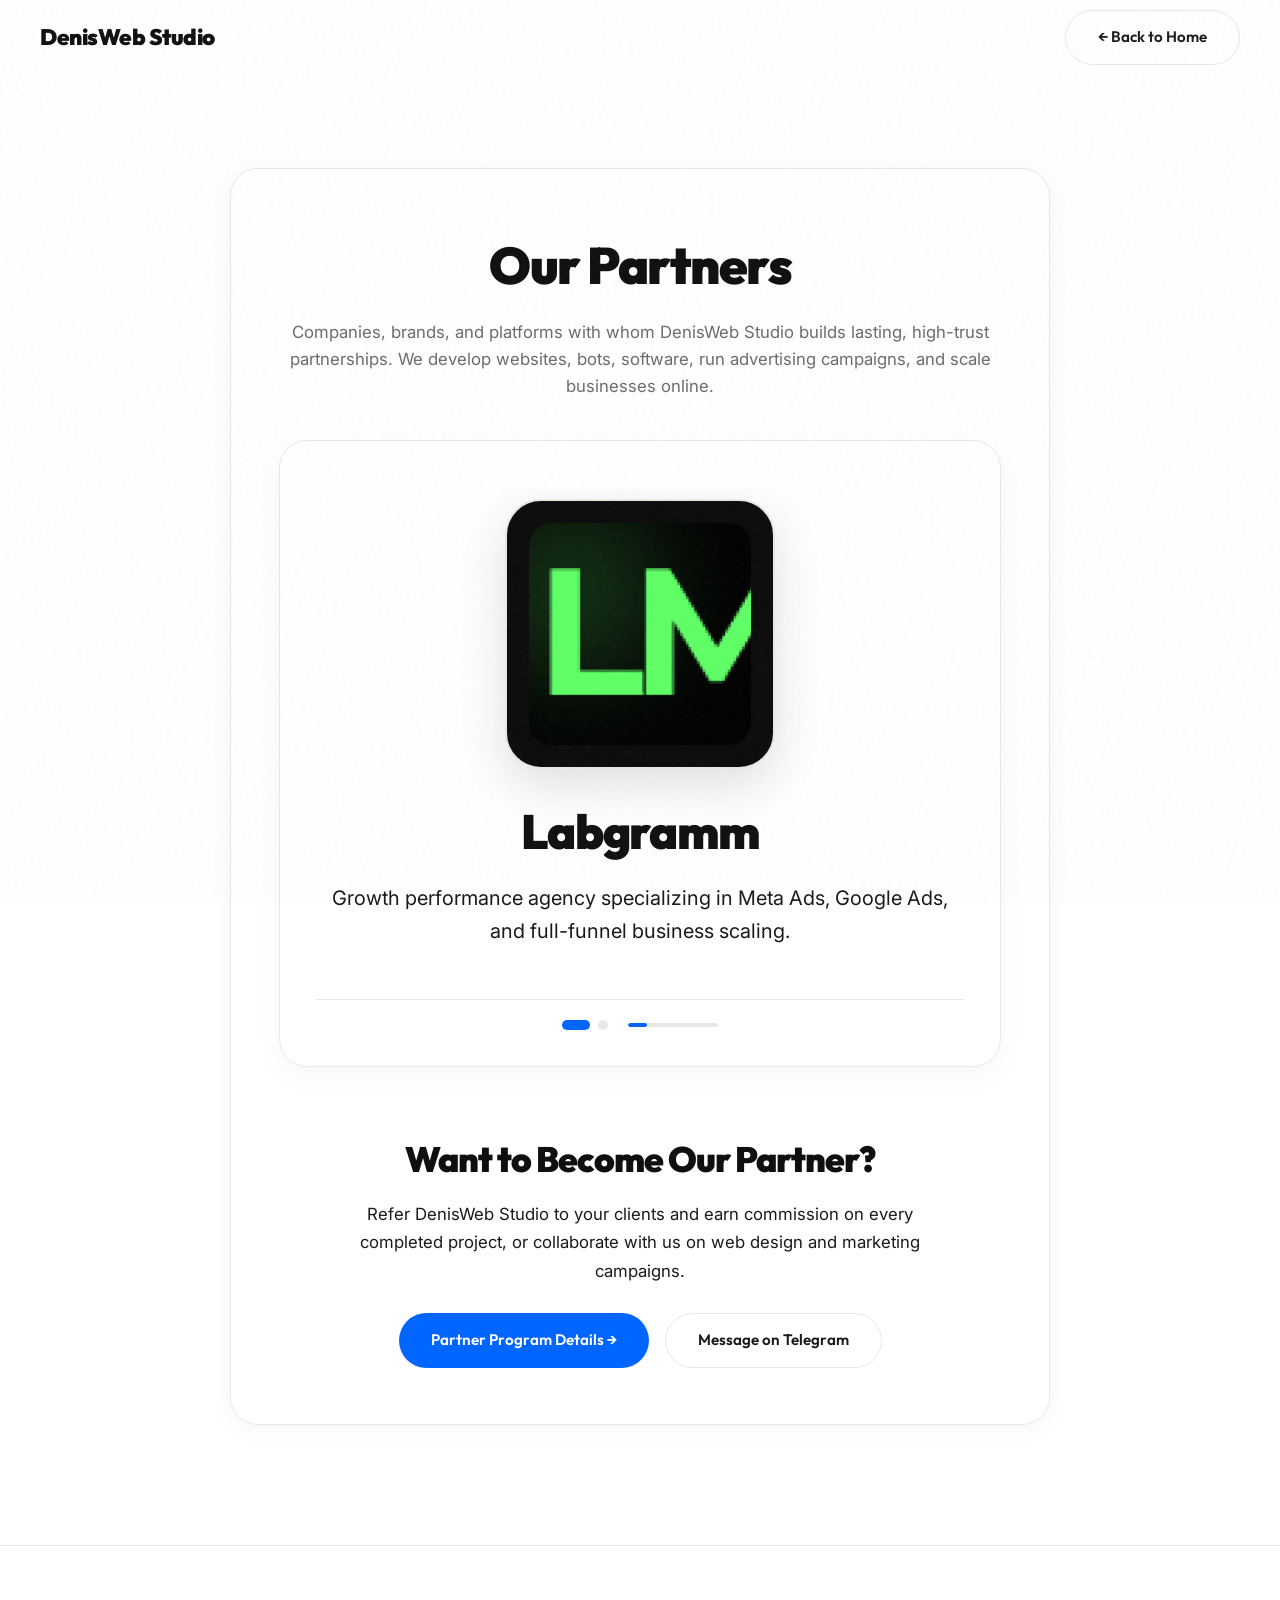
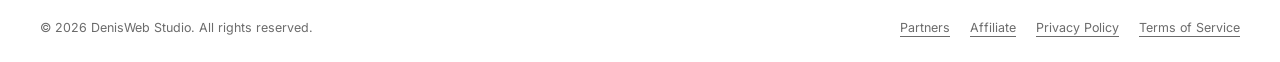
<file: partners-en.html>
<!DOCTYPE html>
<html lang="en">
<head>
  <!-- Google tag (gtag.js) -->
  <script async src="https://www.googletagmanager.com/gtag/js?id=G-YBHS45T8XF"></script>
  <script>
    window.dataLayer = window.dataLayer || [];
    function gtag(){dataLayer.push(arguments);}
    gtag('js', new Date());

    gtag('config', 'G-YBHS45T8XF');
  </script>

  <meta charset="UTF-8">
  <meta name="viewport" content="width=device-width, initial-scale=1.0">
  <title>Our Partners | DenisWeb Studio</title>
  <meta name="description" content="DenisWeb Studio partner agencies: digital marketing and development teams we collaborate with on turnkey client projects.">
  <meta name="robots" content="index, follow">

  <!-- Favicon & Touch Icons -->
  <link rel="icon" type="image/x-icon" href="/favicon.ico">
  <link rel="icon" type="image/png" sizes="48x48" href="/favicon-48x48.png">
  <link rel="icon" type="image/png" sizes="96x96" href="/favicon-96x96.png">
  <link rel="icon" type="image/png" sizes="192x192" href="/assets/images/icon-192.png">
  <link rel="apple-touch-icon" sizes="180x180" href="/apple-touch-icon.png">
  <link rel="manifest" href="/site.webmanifest">
  <meta name="theme-color" content="#0F0F0F">

  <!-- OpenGraph -->
  <meta property="og:type" content="website">
  <meta property="og:title" content="Our Partners | DenisWeb Studio">
  <meta property="og:description" content="Partner agencies of DenisWeb Studio: Labgramm and VLM Digital.">
  <meta property="og:image" content="https://denys-zalizko.vercel.app/assets/images/logo-square.png">
  <link rel="preconnect" href="https://fonts.googleapis.com">
  <link rel="preconnect" href="https://fonts.gstatic.com" crossorigin>
  <link href="https://fonts.googleapis.com/css2?family=Inter:wght@400;500;600;700&family=Outfit:wght@600;700;800;900&display=swap" rel="stylesheet">
  <link rel="stylesheet" href="assets/css/styles.css">
  <style>
    .legal-hdr__inner {
      height: 100%;
      display: flex !important;
      align-items: center !important;
      justify-content: space-between !important;
      width: 100% !important;
    }
    .legal-hdr .logo {
      display: flex !important;
      align-items: center !important;
      margin: 0 !important;
      order: 1 !important;
    }
    .legal-hdr .logo__name {
      font-family: var(--ffh) !important;
      font-weight: 900 !important;
      font-size: 1.4rem !important;
      letter-spacing: -0.5px !important;
      color: var(--black) !important;
    }
    .legal-hdr .btn {
      display: inline-flex !important;
      align-items: center !important;
      margin-left: auto !important;
      order: 2 !important;
    }
    .legal-page {
      padding-top: calc(var(--hh) + 60px);
      padding-bottom: 120px;
      min-height: 100vh;
    }
    .legal-card {
      background: var(--white);
      border: 1px solid var(--border);
      border-radius: var(--r-xl);
      padding: 56px 48px;
      margin-top: 32px;
      box-shadow: 0 4px 24px rgba(0,0,0,0.04);
    }
    .legal-card h1 {
      font-family: var(--ffh);
      font-size: clamp(2.2rem, 4vw, 3.2rem);
      font-weight: 900;
      letter-spacing: -1.5px;
      color: var(--black);
      margin-bottom: 12px;
      text-align: center;
    }
    .legal-card .legal-date {
      color: var(--muted);
      font-size: 1.05rem;
      margin: 0 auto 40px;
      display: block;
      line-height: 1.6;
      max-width: 740px;
      text-align: center;
    }

    /* ---- PARTNERS MINIMAL CAROUSEL ---- */
    .partner-slider-wrap {
      position: relative;
      background: var(--white);
      border: 1px solid var(--border);
      border-radius: var(--r-xl);
      padding: 48px 36px 36px;
      overflow: hidden;
      margin-bottom: 40px;
      box-shadow: 0 10px 30px rgba(0,0,0,0.03);
    }
    /* Track and slides */
    .partner-carousel {
      overflow: hidden;
      width: 100%;
      position: relative;
    }
    .partner-track {
      display: flex;
      width: 100%;
      transition: transform 0.55s cubic-bezier(0.22, 1, 0.36, 1);
      will-change: transform;
    }
    .partner-slide {
      flex: 0 0 100%;
      width: 100%;
      display: flex;
      flex-direction: column;
      align-items: center;
      text-align: center;
      padding: 10px 16px 20px;
      box-sizing: border-box;
    }

    /* Big Square avatar */
    .partner-card__avatar {
      width: clamp(210px, 32vw, 270px);
      height: clamp(210px, 32vw, 270px);
      border-radius: 36px;
      overflow: hidden;
      background: #0B0B0B;
      border: 2px solid var(--border);
      display: flex;
      align-items: center;
      justify-content: center;
      margin: 0 auto 24px;
      box-shadow: 0 16px 48px rgba(0,0,0,0.12);
      padding: 22px;
      transition: transform 0.35s ease, border-color 0.35s ease, box-shadow 0.35s ease;
      cursor: pointer;
      text-decoration: none;
    }
    .partner-card__avatar:hover {
      transform: translateY(-6px) scale(1.03);
      border-color: var(--accent);
      box-shadow: 0 20px 50px rgba(0, 102, 255, 0.25);
    }
    .partner-card__avatar img {
      width: 100%;
      height: 100%;
      object-fit: contain;
      border-radius: 20px;
      display: block;
    }

    /* Agency Name */
    .partner-card__name {
      font-family: var(--ffh);
      font-size: clamp(2.1rem, 4.5vw, 3rem);
      font-weight: 900;
      letter-spacing: -1.2px;
      color: var(--black);
      margin: 0 0 12px;
      text-align: center;
    }
    .partner-card__name a {
      color: inherit;
      text-decoration: none;
      transition: color var(--trans);
    }
    .partner-card__name a:hover {
      color: var(--accent);
    }

    /* Agency one-sentence description */
    .partner-card__desc {
      font-size: clamp(1.05rem, 2vw, 1.25rem);
      color: var(--text);
      line-height: 1.65;
      max-width: 640px;
      margin: 0 auto;
      text-align: center;
    }

    /* Bottom progress and dots */
    .partner-slider-bottom {
      display: flex;
      justify-content: center;
      align-items: center;
      gap: 20px;
      margin-top: 32px;
      padding-top: 20px;
      border-top: 1px solid var(--border);
    }
    .partner-dots {
      display: flex;
      gap: 8px;
      align-items: center;
    }
    .partner-dot {
      width: 10px;
      height: 10px;
      border-radius: 50%;
      background: var(--border);
      cursor: pointer;
      transition: all var(--trans);
    }
    .partner-dot.active {
      background: var(--accent);
      width: 28px;
      border-radius: 999px;
    }
    .partner-timer-bar-wrap {
      width: 90px;
      height: 4px;
      background: var(--border);
      border-radius: 999px;
      overflow: hidden;
    }
    .partner-timer-bar {
      height: 100%;
      width: 0%;
      background: var(--accent);
      border-radius: 999px;
      transition: width 0.1s linear;
    }

    /* CTA Box */
    .partner-cta-box {
      background: none;
      border: none;
      border-radius: 0;
      padding: 24px 0 0;
      margin-top: 10px;
      text-align: center;
    }
    .partner-cta-box h2 {
      font-family: var(--ffh);
      font-size: clamp(1.6rem, 3vw, 2.2rem);
      font-weight: 900;
      letter-spacing: -1px;
      color: var(--black);
      margin-bottom: 12px;
    }
    .partner-cta-box p {
      color: var(--text);
      font-size: 1.05rem;
      max-width: 580px;
      margin: 0 auto 28px;
      line-height: 1.7;
    }
    .partner-cta-box__actions {
      display: flex;
      gap: 16px;
      justify-content: center;
      flex-wrap: wrap;
    }

    /* Dark theme */
    body.dark-theme .partner-slider-wrap {
      background: #141414;
      border-color: #262626;
    }

    @media (max-width: 640px) {
      .legal-card {
        padding: 32px 18px;
      }
      .partner-slider-wrap {
        padding: 28px 16px 20px;
      }
      .partner-slide {
        padding: 6px 4px 16px;
      }
      .partner-card__avatar {
        width: 190px !important;
        height: 190px !important;
        border-radius: 28px !important;
        padding: 18px !important;
        margin-bottom: 20px !important;
      }
      .partner-card__name {
        font-size: 1.95rem;
      }
      .partner-card__desc {
        font-size: 1rem;
        line-height: 1.55;
      }
      .partner-cta-box {
        padding: 20px 0 0;
      }
      .legal-hdr .logo__name {
        font-size: 1.15rem !important;
      }
      .footer__bottom {
        flex-direction: column !important;
        text-align: center !important;
        justify-content: center !important;
        padding: 24px 20px !important;
      }
      .footer__legal {
        justify-content: center !important;
        width: 100% !important;
      }
    }
  </style>
</head>
<body>

<!-- Noise overlay -->
<div class="noise" aria-hidden="true"></div>

<!-- Header -->
<header class="hdr legal-hdr">
  <div class="wrap legal-hdr__inner">
    <a href="en.html" class="logo">
      <span class="logo__name">DenisWeb Studio</span>
    </a>
    <a href="en.html" class="btn btn--out btn--sm">← Back to Home</a>
  </div>
</header>

<!-- Main content -->
<main class="legal-page">
  <div class="wrap" style="max-width: 900px;">
    <div class="legal-card">
      <h1>Our Partners</h1>
      <span class="legal-date">Companies, brands, and platforms with whom DenisWeb Studio builds lasting, high-trust partnerships. We develop websites, bots, software, run advertising campaigns, and scale businesses online.</span>

      <!-- PARTNERS MINIMAL SLIDER -->
      <div class="partner-slider-wrap" id="partnerSliderWrap">

        <!-- Carousel -->
        <div class="partner-carousel" id="partnerCarousel">
          <div class="partner-track" id="partnerTrack">

            <!-- SLIDE 1: Labgramm -->
            <div class="partner-slide" id="slide-0">
              <a href="https://labgramm.com/" target="_blank" rel="noopener" class="partner-card__avatar" title="Visit Labgramm">
                <img src="assets/images/partners/labgramm.png" alt="Labgramm">
              </a>
              <h2 class="partner-card__name">
                <a href="https://labgramm.com/" target="_blank" rel="noopener">Labgramm</a>
              </h2>
              <p class="partner-card__desc">Growth performance agency specializing in Meta Ads, Google Ads, and full-funnel business scaling.</p>
            </div>

            <!-- SLIDE 2: VLM Digital -->
            <div class="partner-slide" id="slide-1">
              <a href="https://vlm-digital.com.ua/" target="_blank" rel="noopener" class="partner-card__avatar" title="Visit VLM Digital">
                <img src="assets/images/partners/vlm-digital.png" alt="VLM Digital">
              </a>
              <h2 class="partner-card__name">
                <a href="https://vlm-digital.com.ua/" target="_blank" rel="noopener">VLM Digital</a>
              </h2>
              <p class="partner-card__desc">Full-cycle digital agency delivering high-converting websites, SEO foundations, and high-ROI Google Ads campaigns.</p>
            </div>

          </div>
        </div>

        <!-- Bottom bar: Dots & Autoplay progress -->
        <div class="partner-slider-bottom">
          <div class="partner-dots" id="partnerDots">
            <span class="partner-dot active" data-index="0"></span>
            <span class="partner-dot" data-index="1"></span>
          </div>
          <div class="partner-timer-bar-wrap" title="Auto-advance every 5s">
            <div class="partner-timer-bar" id="partnerTimerBar"></div>
          </div>
        </div>

      </div>

      <!-- CTA BLOCK -->
      <div class="partner-cta-box">
        <h2>Want to Become Our Partner?</h2>
        <p>Refer DenisWeb Studio to your clients and earn commission on every completed project, or collaborate with us on web design and marketing campaigns.</p>
        <div class="partner-cta-box__actions">
          <a href="affiliate-en.html" class="btn btn--fill">Partner Program Details →</a>
          <a href="https://t.me/absolutikdenchik" target="_blank" rel="noopener" class="btn btn--out">Message on Telegram</a>
        </div>
      </div>

    </div>
  </div>
</main>

<!-- Footer -->
<footer class="footer" style="background: var(--white); color: var(--black); border-top: 1px solid var(--border);">
  <div class="wrap footer__bottom" style="color: var(--muted); display: flex; justify-content: space-between; align-items: center; flex-wrap: wrap; gap: 16px; padding: 24px 40px;">
    <span>© 2026 DenisWeb Studio. All rights reserved.</span>
    <div class="footer__legal" style="display: flex; gap: 20px; flex-wrap: wrap;">
      <a href="partners-en.html" style="color: inherit; text-decoration: underline; text-underline-offset: 4px;">Partners</a>
      <a href="affiliate-en.html" style="color: inherit; text-decoration: underline; text-underline-offset: 4px;">Affiliate</a>
      <a href="privacy-en.html" style="color: inherit; text-decoration: underline; text-underline-offset: 4px;">Privacy Policy</a>
      <a href="terms-en.html" style="color: inherit; text-decoration: underline; text-underline-offset: 4px;">Terms of Service</a>
    </div>
  </div>
</footer>

<script>
  // Apply saved theme automatically
  const savedTheme = localStorage.getItem('theme');
  const prefersDark = window.matchMedia && window.matchMedia('(prefers-color-scheme: dark)').matches;
  const initDark = savedTheme === 'dark' || (!savedTheme && prefersDark);
  document.body.classList.toggle('dark-theme', initDark);

  try {
    sessionStorage.setItem('denis_lang_chosen', 'en');
  } catch(e) {}

  // PARTNER SLIDER (INFINITE LOOP + 5S AUTO ROTATE + TOUCH SWIPE)
  (function() {
    const track = document.getElementById('partnerTrack');
    const dots = document.querySelectorAll('.partner-dot');
    const timerBar = document.getElementById('partnerTimerBar');
    const sliderWrap = document.getElementById('partnerSliderWrap');

    if (!track) return;

    const totalSlides = 2;
    let currentIndex = 0;
    const intervalTime = 5000;
    let progressStartTime = null;
    let animFrameId = null;

    function updateSlide(index) {
      currentIndex = (index + totalSlides) % totalSlides;
      track.style.transform = `translateX(-${currentIndex * 100}%)`;
      dots.forEach((dot, idx) => {
        dot.classList.toggle('active', idx === currentIndex);
      });
      resetTimer();
    }

    function nextSlide() {
      updateSlide(currentIndex + 1);
    }

    function prevSlide() {
      updateSlide(currentIndex - 1);
    }

    dots.forEach(dot => {
      dot.addEventListener('click', () => {
        const idx = parseInt(dot.getAttribute('data-index'), 10);
        updateSlide(idx);
      });
    });

    // Touch swipe support
    let startX = 0;
    let isTouching = false;
    track.addEventListener('touchstart', (e) => {
      startX = e.touches[0].clientX;
      isTouching = true;
      pauseTimer();
    }, { passive: true });

    track.addEventListener('touchend', (e) => {
      if (!isTouching) return;
      isTouching = false;
      const endX = e.changedTouches[0].clientX;
      const diff = startX - endX;
      if (diff > 45) {
        nextSlide();
      } else if (diff < -45) {
        prevSlide();
      } else {
        resumeTimer();
      }
    }, { passive: true });

    // Progress bar and auto-rotation
    function updateProgress(timestamp) {
      if (!progressStartTime) progressStartTime = timestamp;
      const elapsed = timestamp - progressStartTime;
      const pct = Math.min((elapsed / intervalTime) * 100, 100);
      if (timerBar) timerBar.style.width = pct + '%';

      if (elapsed < intervalTime) {
        animFrameId = requestAnimationFrame(updateProgress);
      } else {
        nextSlide();
      }
    }

    function startTimer() {
      cancelAnimationFrame(animFrameId);
      progressStartTime = null;
      if (timerBar) timerBar.style.width = '0%';
      animFrameId = requestAnimationFrame(updateProgress);
    }

    function resetTimer() {
      cancelAnimationFrame(animFrameId);
      startTimer();
    }

    function pauseTimer() {
      cancelAnimationFrame(animFrameId);
    }

    function resumeTimer() {
      startTimer();
    }

    // Hover pause
    if (sliderWrap) {
      sliderWrap.addEventListener('mouseenter', pauseTimer);
      sliderWrap.addEventListener('mouseleave', resumeTimer);
    }

    // Initial launch
    startTimer();
  })();
</script>

</body>
</html>
</file>
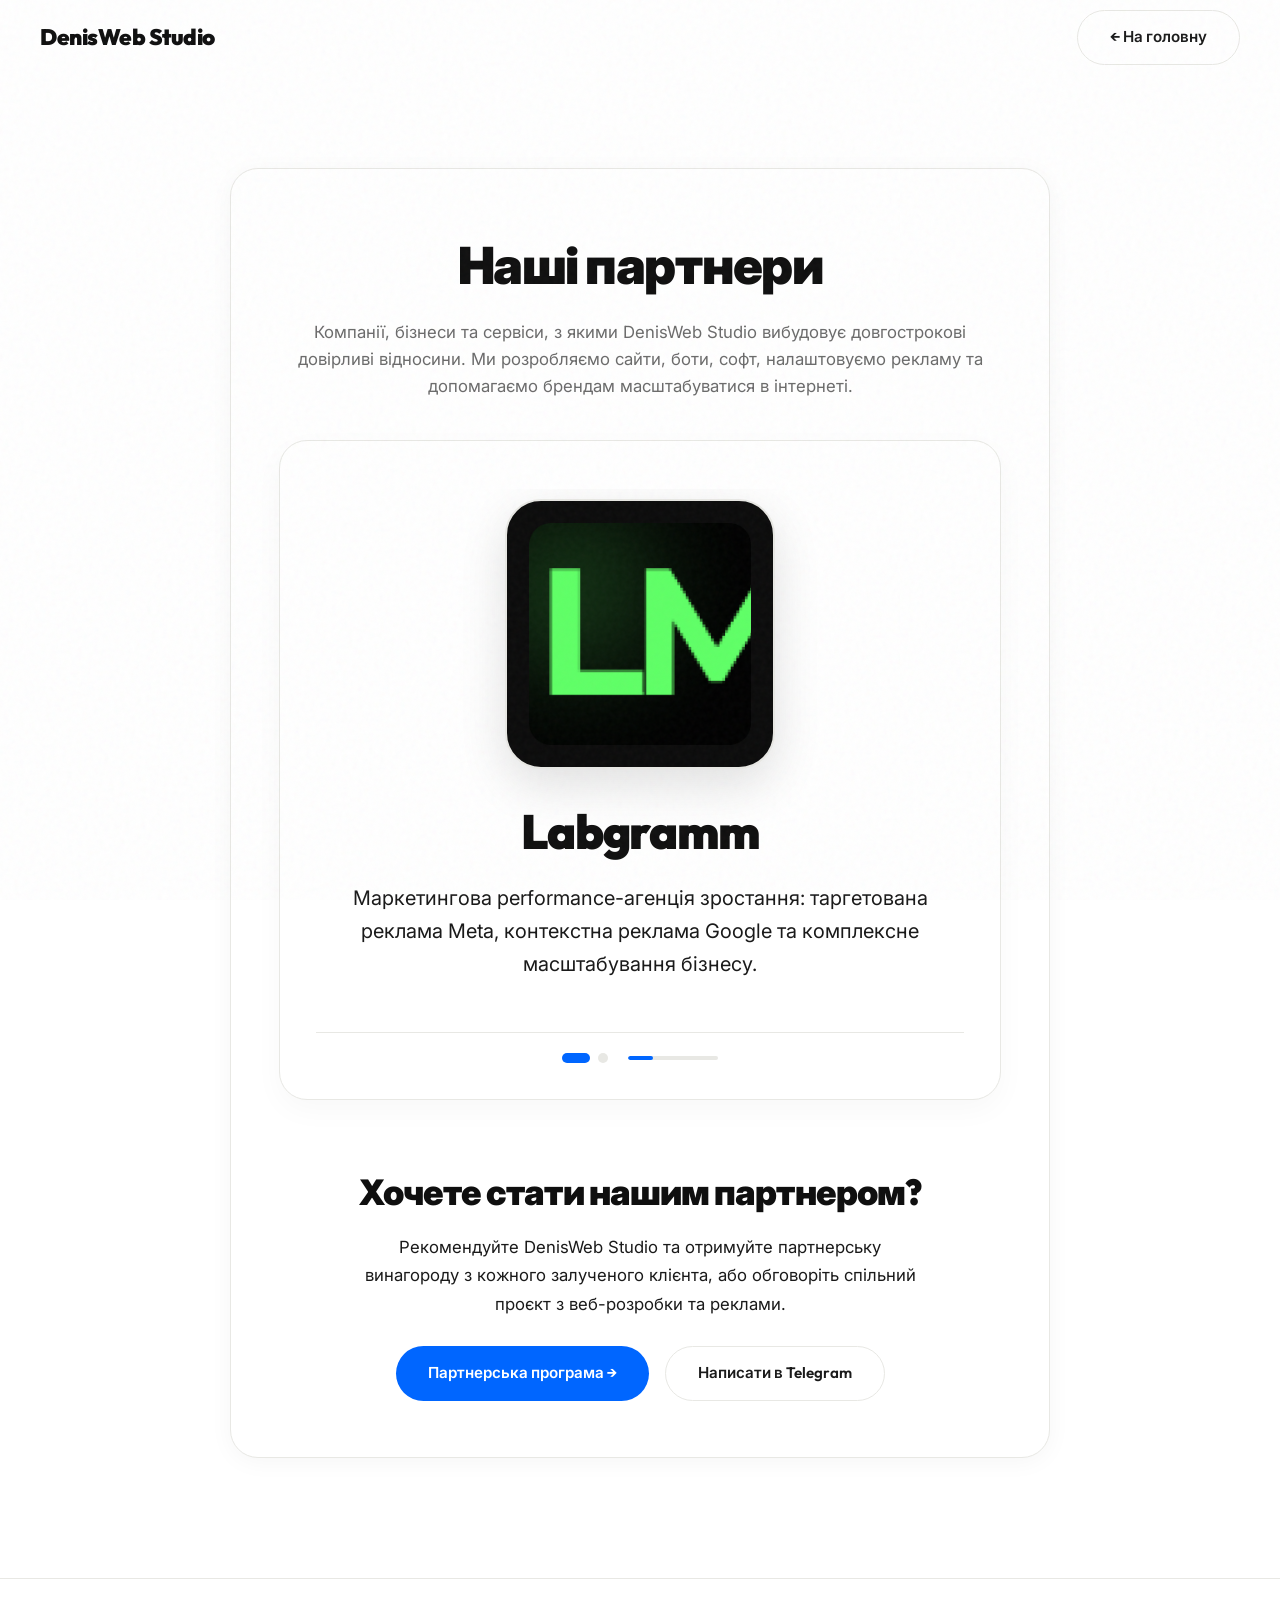
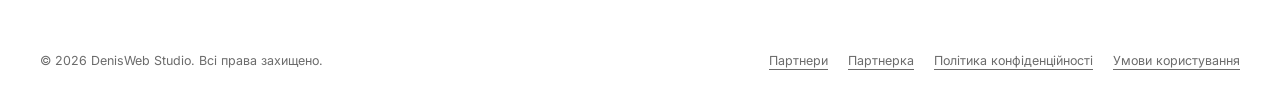
<file: partners.html>
<!DOCTYPE html>
<html lang="uk">
<head>
  <!-- Google tag (gtag.js) -->
  <script async src="https://www.googletagmanager.com/gtag/js?id=G-YBHS45T8XF"></script>
  <script>
    window.dataLayer = window.dataLayer || [];
    function gtag(){dataLayer.push(arguments);}
    gtag('js', new Date());

    gtag('config', 'G-YBHS45T8XF');
  </script>

  <meta charset="UTF-8">
  <meta name="viewport" content="width=device-width, initial-scale=1.0">
  <title>Наші партнери | DenisWeb Studio</title>
  <meta name="description" content="Партнери DenisWeb Studio: агенції, з якими ми співпрацюємо для масштабування бізнесу клієнтів.">
  <meta name="robots" content="index, follow">

  <!-- Favicon & Touch Icons -->
  <link rel="icon" type="image/x-icon" href="/favicon.ico">
  <link rel="icon" type="image/png" sizes="48x48" href="/favicon-48x48.png">
  <link rel="icon" type="image/png" sizes="96x96" href="/favicon-96x96.png">
  <link rel="icon" type="image/png" sizes="192x192" href="/assets/images/icon-192.png">
  <link rel="apple-touch-icon" sizes="180x180" href="/apple-touch-icon.png">
  <link rel="manifest" href="/site.webmanifest">
  <meta name="theme-color" content="#0F0F0F">

  <!-- OpenGraph -->
  <meta property="og:type" content="website">
  <meta property="og:title" content="Наші партнери | DenisWeb Studio">
  <meta property="og:description" content="Партнерські агенції DenisWeb Studio: Labgramm та VLM Digital.">
  <meta property="og:image" content="https://denys-zalizko.vercel.app/assets/images/logo-square.png">
  <link rel="preconnect" href="https://fonts.googleapis.com">
  <link rel="preconnect" href="https://fonts.gstatic.com" crossorigin>
  <link href="https://fonts.googleapis.com/css2?family=Inter:wght@400;500;600;700&family=Outfit:wght@600;700;800;900&display=swap" rel="stylesheet">
  <link rel="stylesheet" href="assets/css/styles.css">
  <style>
    .legal-hdr__inner {
      height: 100%;
      display: flex !important;
      align-items: center !important;
      justify-content: space-between !important;
      width: 100% !important;
    }
    .legal-hdr .logo {
      display: flex !important;
      align-items: center !important;
      margin: 0 !important;
      order: 1 !important;
    }
    .legal-hdr .logo__name {
      font-family: var(--ffh) !important;
      font-weight: 900 !important;
      font-size: 1.4rem !important;
      letter-spacing: -0.5px !important;
      color: var(--black) !important;
    }
    .legal-hdr .btn {
      display: inline-flex !important;
      align-items: center !important;
      margin-left: auto !important;
      order: 2 !important;
    }
    .legal-page {
      padding-top: calc(var(--hh) + 60px);
      padding-bottom: 120px;
      min-height: 100vh;
    }
    .legal-card {
      background: var(--white);
      border: 1px solid var(--border);
      border-radius: var(--r-xl);
      padding: 56px 48px;
      margin-top: 32px;
      box-shadow: 0 4px 24px rgba(0,0,0,0.04);
    }
    .legal-card h1 {
      font-family: var(--ffh);
      font-size: clamp(2.2rem, 4vw, 3.2rem);
      font-weight: 900;
      letter-spacing: -1.5px;
      color: var(--black);
      margin-bottom: 12px;
      text-align: center;
    }
    .legal-card .legal-date {
      color: var(--muted);
      font-size: 1.05rem;
      margin: 0 auto 40px;
      display: block;
      line-height: 1.6;
      max-width: 740px;
      text-align: center;
    }

    /* ---- PARTNERS MINIMAL CAROUSEL ---- */
    .partner-slider-wrap {
      position: relative;
      background: var(--white);
      border: 1px solid var(--border);
      border-radius: var(--r-xl);
      padding: 48px 36px 36px;
      overflow: hidden;
      margin-bottom: 40px;
      box-shadow: 0 10px 30px rgba(0,0,0,0.03);
    }

    /* Track and slides */
    .partner-carousel {
      overflow: hidden;
      width: 100%;
      position: relative;
    }
    .partner-track {
      display: flex;
      width: 100%;
      transition: transform 0.55s cubic-bezier(0.22, 1, 0.36, 1);
      will-change: transform;
    }
    .partner-slide {
      flex: 0 0 100%;
      width: 100%;
      display: flex;
      flex-direction: column;
      align-items: center;
      text-align: center;
      padding: 10px 16px 20px;
      box-sizing: border-box;
    }

    /* Big Square avatar */
    .partner-card__avatar {
      width: clamp(210px, 32vw, 270px);
      height: clamp(210px, 32vw, 270px);
      border-radius: 36px;
      overflow: hidden;
      background: #0B0B0B;
      border: 2px solid var(--border);
      display: flex;
      align-items: center;
      justify-content: center;
      margin: 0 auto 24px;
      box-shadow: 0 16px 48px rgba(0,0,0,0.12);
      padding: 22px;
      transition: transform 0.35s ease, border-color 0.35s ease, box-shadow 0.35s ease;
      cursor: pointer;
      text-decoration: none;
    }
    .partner-card__avatar:hover {
      transform: translateY(-6px) scale(1.03);
      border-color: var(--accent);
      box-shadow: 0 20px 50px rgba(0, 102, 255, 0.25);
    }
    .partner-card__avatar img {
      width: 100%;
      height: 100%;
      object-fit: contain;
      border-radius: 20px;
      display: block;
    }

    /* Agency Name */
    .partner-card__name {
      font-family: var(--ffh);
      font-size: clamp(2.1rem, 4.5vw, 3rem);
      font-weight: 900;
      letter-spacing: -1.2px;
      color: var(--black);
      margin: 0 0 12px;
      text-align: center;
    }
    .partner-card__name a {
      color: inherit;
      text-decoration: none;
      transition: color var(--trans);
    }
    .partner-card__name a:hover {
      color: var(--accent);
    }

    /* Agency one-sentence description */
    .partner-card__desc {
      font-size: clamp(1.05rem, 2vw, 1.25rem);
      color: var(--text);
      line-height: 1.65;
      max-width: 640px;
      margin: 0 auto;
      text-align: center;
    }

    /* Bottom progress and dots */
    .partner-slider-bottom {
      display: flex;
      justify-content: center;
      align-items: center;
      gap: 20px;
      margin-top: 32px;
      padding-top: 20px;
      border-top: 1px solid var(--border);
    }
    .partner-dots {
      display: flex;
      gap: 8px;
      align-items: center;
    }
    .partner-dot {
      width: 10px;
      height: 10px;
      border-radius: 50%;
      background: var(--border);
      cursor: pointer;
      transition: all var(--trans);
    }
    .partner-dot.active {
      background: var(--accent);
      width: 28px;
      border-radius: 999px;
    }
    .partner-timer-bar-wrap {
      width: 90px;
      height: 4px;
      background: var(--border);
      border-radius: 999px;
      overflow: hidden;
    }
    .partner-timer-bar {
      height: 100%;
      width: 0%;
      background: var(--accent);
      border-radius: 999px;
      transition: width 0.1s linear;
    }

    /* CTA Box */
    .partner-cta-box {
      background: none;
      border: none;
      border-radius: 0;
      padding: 24px 0 0;
      margin-top: 10px;
      text-align: center;
    }
    .partner-cta-box h2 {
      font-family: var(--ffh);
      font-size: clamp(1.6rem, 3vw, 2.2rem);
      font-weight: 900;
      letter-spacing: -1px;
      color: var(--black);
      margin-bottom: 12px;
    }
    .partner-cta-box p {
      color: var(--text);
      font-size: 1.05rem;
      max-width: 580px;
      margin: 0 auto 28px;
      line-height: 1.7;
    }
    .partner-cta-box__actions {
      display: flex;
      gap: 16px;
      justify-content: center;
      flex-wrap: wrap;
    }

    /* Dark theme */
    body.dark-theme .partner-slider-wrap {
      background: #141414;
      border-color: #262626;
    }

    @media (max-width: 640px) {
      .legal-card {
        padding: 32px 18px;
      }
      .partner-slider-wrap {
        padding: 28px 16px 20px;
      }
      .partner-slide {
        padding: 6px 4px 16px;
      }
      .partner-card__avatar {
        width: 190px !important;
        height: 190px !important;
        border-radius: 28px !important;
        padding: 18px !important;
        margin-bottom: 20px !important;
      }
      .partner-card__name {
        font-size: 1.95rem;
      }
      .partner-card__desc {
        font-size: 1rem;
        line-height: 1.55;
      }
      .partner-cta-box {
        padding: 20px 0 0;
      }
      .legal-hdr .logo__name {
        font-size: 1.15rem !important;
      }
      .footer__bottom {
        flex-direction: column !important;
        text-align: center !important;
        justify-content: center !important;
        padding: 24px 20px !important;
      }
      .footer__legal {
        justify-content: center !important;
        width: 100% !important;
      }
    }
  </style>
</head>
<body>

<!-- Noise overlay -->
<div class="noise" aria-hidden="true"></div>

<!-- Header -->
<header class="hdr legal-hdr">
  <div class="wrap legal-hdr__inner">
    <a href="index.html" class="logo">
      <span class="logo__name">DenisWeb Studio</span>
    </a>
    <a href="index.html" class="btn btn--out btn--sm">← На головну</a>
  </div>
</header>

<!-- Main content -->
<main class="legal-page">
  <div class="wrap" style="max-width: 900px;">
    <div class="legal-card">
      <h1>Наші партнери</h1>
      <span class="legal-date">Компанії, бізнеси та сервіси, з якими DenisWeb Studio вибудовує довгострокові довірливі відносини. Ми розробляємо сайти, боти, софт, налаштовуємо рекламу та допомагаємо брендам масштабуватися в інтернеті.</span>

      <!-- PARTNERS MINIMAL SLIDER -->
      <div class="partner-slider-wrap" id="partnerSliderWrap">
        
        <!-- Carousel -->
        <div class="partner-carousel" id="partnerCarousel">
          <div class="partner-track" id="partnerTrack">

            <!-- SLIDE 1: Labgramm -->
            <div class="partner-slide" id="slide-0">
              <a href="https://labgramm.com/" target="_blank" rel="noopener" class="partner-card__avatar" title="Відкрити сайт Labgramm">
                <img src="assets/images/partners/labgramm.png" alt="Labgramm">
              </a>
              <h2 class="partner-card__name">
                <a href="https://labgramm.com/" target="_blank" rel="noopener">Labgramm</a>
              </h2>
              <p class="partner-card__desc">Маркетингова performance-агенція зростання: таргетована реклама Meta, контекстна реклама Google та комплексне масштабування бізнесу.</p>
            </div>

            <!-- SLIDE 2: VLM Digital -->
            <div class="partner-slide" id="slide-1">
              <a href="https://vlm-digital.com.ua/" target="_blank" rel="noopener" class="partner-card__avatar" title="Відкрити сайт VLM Digital">
                <img src="assets/images/partners/vlm-digital.png" alt="VLM Digital">
              </a>
              <h2 class="partner-card__name">
                <a href="https://vlm-digital.com.ua/" target="_blank" rel="noopener">VLM Digital</a>
              </h2>
              <p class="partner-card__desc">Digital-агенція повного циклу: створення конверсійних сайтів під ключ, базова SEO-підготовка та запуск ефективної реклами в Google.</p>
            </div>

          </div>
        </div>

        <!-- Bottom bar: Dots & Autoplay progress -->
        <div class="partner-slider-bottom">
          <div class="partner-dots" id="partnerDots">
            <span class="partner-dot active" data-index="0"></span>
            <span class="partner-dot" data-index="1"></span>
          </div>
          <div class="partner-timer-bar-wrap" title="Автоперемикання кожні 5 сек">
            <div class="partner-timer-bar" id="partnerTimerBar"></div>
          </div>
        </div>

      </div>

      <!-- CTA BLOCK -->
      <div class="partner-cta-box">
        <h2>Хочете стати нашим партнером?</h2>
        <p>Рекомендуйте DenisWeb Studio та отримуйте партнерську винагороду з кожного залученого клієнта, або обговоріть спільний проєкт з веб-розробки та реклами.</p>
        <div class="partner-cta-box__actions">
          <a href="affiliate.html" class="btn btn--fill">Партнерська програма →</a>
          <a href="https://t.me/absolutikdenchik" target="_blank" rel="noopener" class="btn btn--out">Написати в Telegram</a>
        </div>
      </div>

    </div>
  </div>
</main>

<!-- Footer -->
<footer class="footer" style="background: var(--white); color: var(--black); border-top: 1px solid var(--border);">
  <div class="wrap footer__bottom" style="color: var(--muted); display: flex; justify-content: space-between; align-items: center; flex-wrap: wrap; gap: 16px; padding: 24px 40px;">
    <span>© 2026 DenisWeb Studio. Всі права захищено.</span>
    <div class="footer__legal" style="display: flex; gap: 20px; flex-wrap: wrap;">
      <a href="partners.html" style="color: inherit; text-decoration: underline; text-underline-offset: 4px;">Партнери</a>
      <a href="affiliate.html" style="color: inherit; text-decoration: underline; text-underline-offset: 4px;">Партнерка</a>
      <a href="privacy.html" style="color: inherit; text-decoration: underline; text-underline-offset: 4px;">Політика конфіденційності</a>
      <a href="terms.html" style="color: inherit; text-decoration: underline; text-underline-offset: 4px;">Умови користування</a>
    </div>
  </div>
</footer>

<script>
  // Apply saved theme automatically
  const savedTheme = localStorage.getItem('theme');
  const prefersDark = window.matchMedia && window.matchMedia('(prefers-color-scheme: dark)').matches;
  const initDark = savedTheme === 'dark' || (!savedTheme && prefersDark);
  document.body.classList.toggle('dark-theme', initDark);

  try {
    sessionStorage.setItem('denis_lang_chosen', 'ua');
  } catch(e) {}

  // PARTNER SLIDER (INFINITE LOOP + 5S AUTO ROTATE + TOUCH SWIPE)
  (function() {
    const track = document.getElementById('partnerTrack');
    const dots = document.querySelectorAll('.partner-dot');
    const timerBar = document.getElementById('partnerTimerBar');
    const sliderWrap = document.getElementById('partnerSliderWrap');

    if (!track) return;

    const totalSlides = 2;
    let currentIndex = 0;
    const intervalTime = 5000;
    let progressStartTime = null;
    let animFrameId = null;

    function updateSlide(index) {
      currentIndex = (index + totalSlides) % totalSlides;
      track.style.transform = `translateX(-${currentIndex * 100}%)`;
      dots.forEach((dot, idx) => {
        dot.classList.toggle('active', idx === currentIndex);
      });
      resetTimer();
    }

    function nextSlide() {
      updateSlide(currentIndex + 1);
    }

    function prevSlide() {
      updateSlide(currentIndex - 1);
    }

    dots.forEach(dot => {
      dot.addEventListener('click', () => {
        const idx = parseInt(dot.getAttribute('data-index'), 10);
        updateSlide(idx);
      });
    });

    // Touch swipe support
    let startX = 0;
    let isTouching = false;
    track.addEventListener('touchstart', (e) => {
      startX = e.touches[0].clientX;
      isTouching = true;
      pauseTimer();
    }, { passive: true });

    track.addEventListener('touchend', (e) => {
      if (!isTouching) return;
      isTouching = false;
      const endX = e.changedTouches[0].clientX;
      const diff = startX - endX;
      if (diff > 40) {
        nextSlide();
      } else if (diff < -40) {
        prevSlide();
      } else {
        resumeTimer();
      }
    }, { passive: true });

    // Progress bar and auto-rotation
    function updateProgress(timestamp) {
      if (!progressStartTime) progressStartTime = timestamp;
      const elapsed = timestamp - progressStartTime;
      const pct = Math.min((elapsed / intervalTime) * 100, 100);
      if (timerBar) timerBar.style.width = pct + '%';

      if (elapsed < intervalTime) {
        animFrameId = requestAnimationFrame(updateProgress);
      } else {
        nextSlide();
      }
    }

    function startTimer() {
      cancelAnimationFrame(animFrameId);
      progressStartTime = null;
      if (timerBar) timerBar.style.width = '0%';
      animFrameId = requestAnimationFrame(updateProgress);
    }

    function resetTimer() {
      cancelAnimationFrame(animFrameId);
      startTimer();
    }

    function pauseTimer() {
      cancelAnimationFrame(animFrameId);
    }

    function resumeTimer() {
      startTimer();
    }

    // Hover pause
    if (sliderWrap) {
      sliderWrap.addEventListener('mouseenter', pauseTimer);
      sliderWrap.addEventListener('mouseleave', resumeTimer);
    }

    // Initial launch
    startTimer();
  })();
</script>

</body>
</html>
</file>
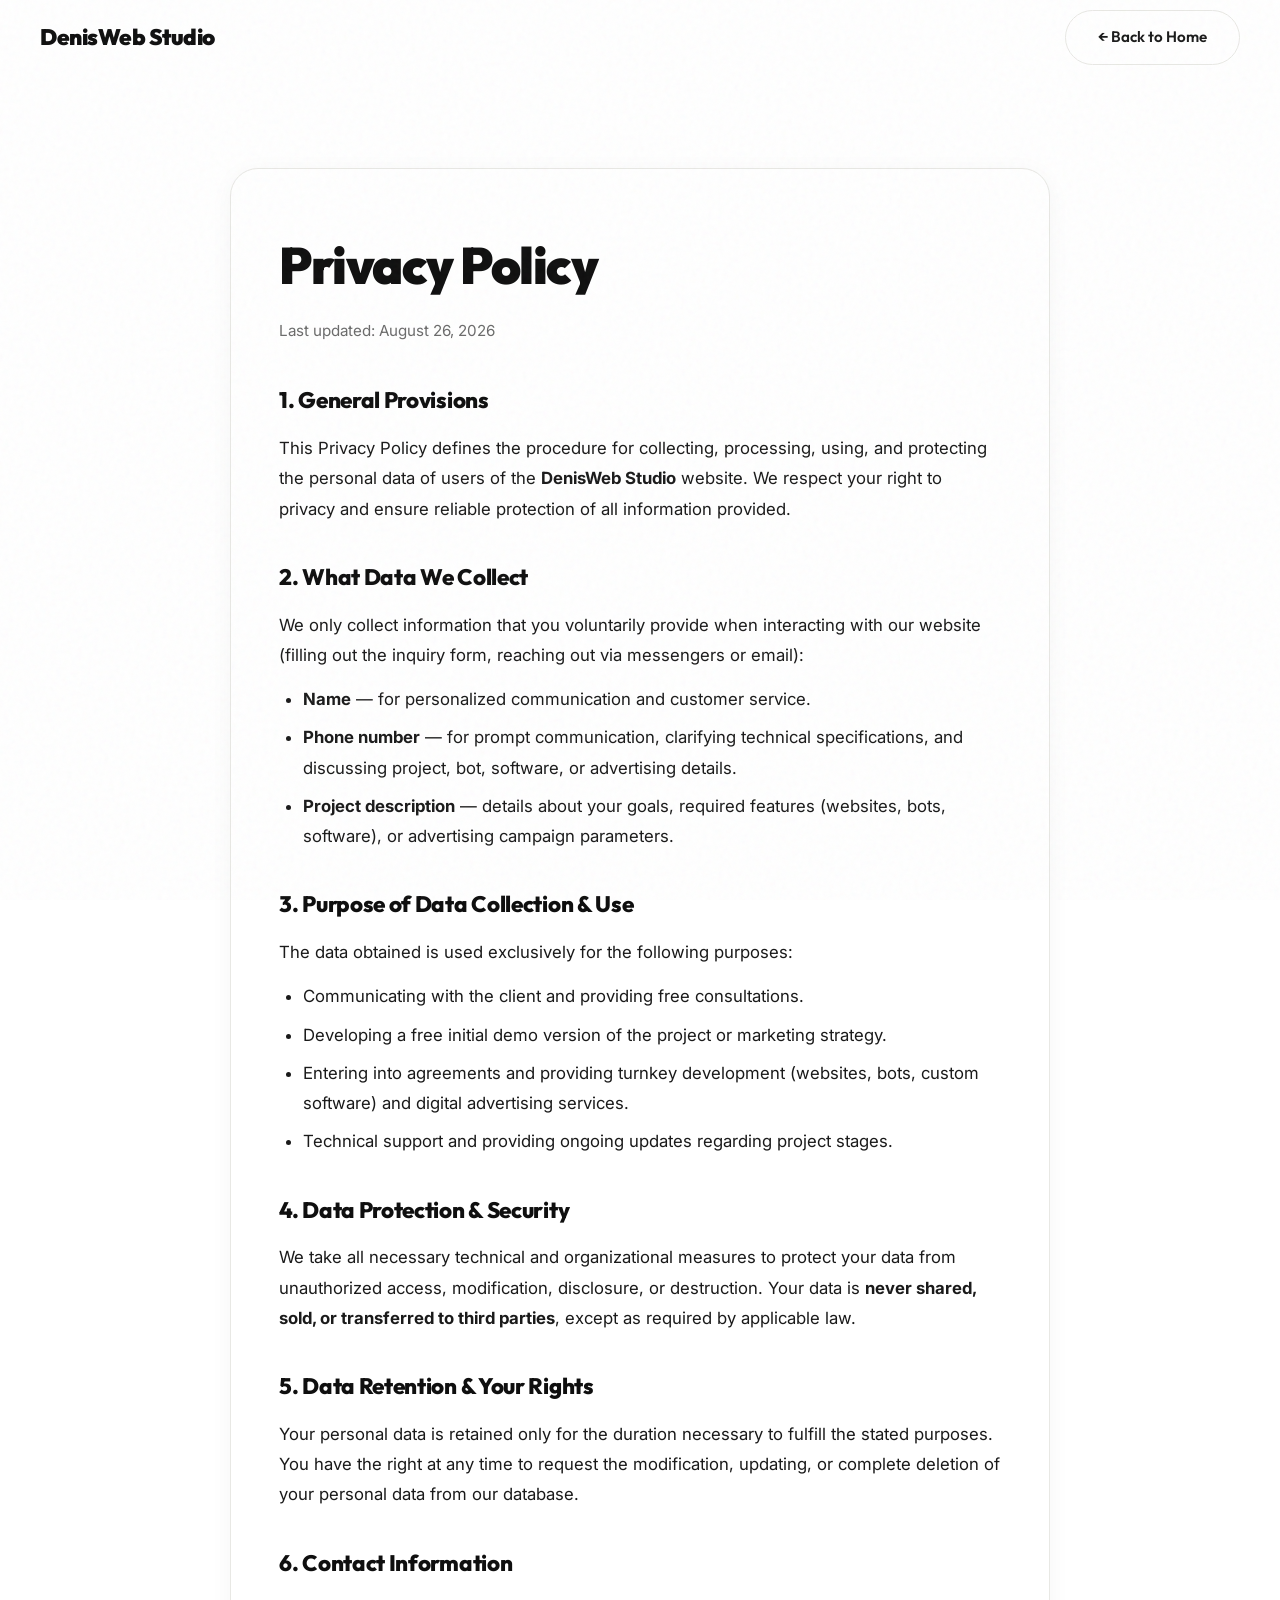
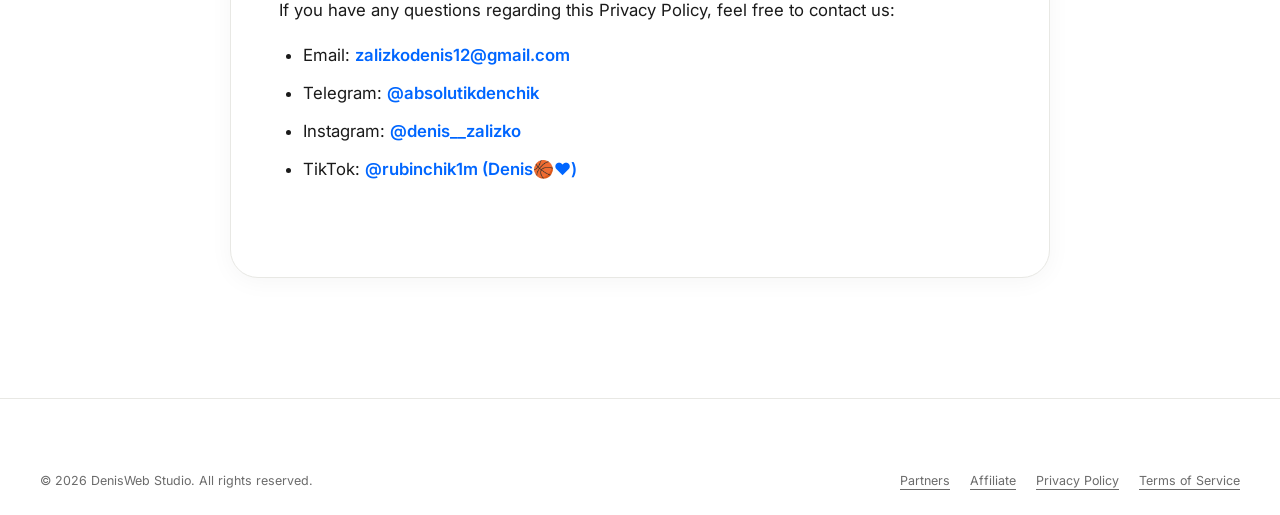
<file: privacy-en.html>
<!DOCTYPE html>
<html lang="en">
<head>
  <!-- Google tag (gtag.js) -->
  <script async src="https://www.googletagmanager.com/gtag/js?id=G-YBHS45T8XF"></script>
  <script>
    window.dataLayer = window.dataLayer || [];
    function gtag(){dataLayer.push(arguments);}
    gtag('js', new Date());

    gtag('config', 'G-YBHS45T8XF');
  </script>

  <meta charset="UTF-8">
  <meta name="viewport" content="width=device-width, initial-scale=1.0">
  <title>Privacy Policy | DenisWeb Studio</title>
  <meta name="description" content="Privacy Policy of DenisWeb Studio digital solutions agency. How we collect, process, and protect your personal data.">
  <meta name="robots" content="index, follow">

  <!-- Favicon & Touch Icons (Google Search & Browser Standard) -->
  <link rel="icon" type="image/x-icon" href="/favicon.ico">
  <link rel="icon" type="image/png" sizes="48x48" href="/favicon-48x48.png">
  <link rel="icon" type="image/png" sizes="96x96" href="/favicon-96x96.png">
  <link rel="icon" type="image/png" sizes="192x192" href="/assets/images/icon-192.png">
  <link rel="apple-touch-icon" sizes="180x180" href="/apple-touch-icon.png">
  <link rel="manifest" href="/site.webmanifest">
  <meta name="theme-color" content="#0F0F0F">

  <!-- OpenGraph -->
  <meta property="og:type" content="website">
  <meta property="og:title" content="Privacy Policy | DenisWeb Studio">
  <meta property="og:description" content="Privacy Policy of DenisWeb Studio digital solutions agency.">
  <meta property="og:image" content="https://denys-zalizko.vercel.app/assets/images/logo-square.png">
  <link rel="preconnect" href="https://fonts.googleapis.com">
  <link rel="preconnect" href="https://fonts.gstatic.com" crossorigin>
  <link href="https://fonts.googleapis.com/css2?family=Inter:wght@400;500;600;700&family=Outfit:wght@600;700;800;900&display=swap" rel="stylesheet">
  <link rel="stylesheet" href="assets/css/styles.css">
  <style>
    .legal-hdr__inner {
      height: 100%;
      display: flex !important;
      align-items: center !important;
      justify-content: space-between !important;
      width: 100% !important;
    }
    .legal-hdr .logo {
      display: flex !important;
      align-items: center !important;
      margin: 0 !important;
      order: 1 !important;
    }
    .legal-hdr .logo__name {
      font-family: var(--ffh) !important;
      font-weight: 900 !important;
      font-size: 1.4rem !important;
      letter-spacing: -0.5px !important;
      color: var(--black) !important;
    }
    .legal-hdr .btn {
      display: inline-flex !important;
      align-items: center !important;
      margin-left: auto !important;
      order: 2 !important;
    }
    .legal-page {
      padding-top: calc(var(--hh) + 60px);
      padding-bottom: 120px;
      min-height: 100vh;
    }
    .legal-card {
      background: var(--white);
      border: 1px solid var(--border);
      border-radius: var(--r-xl);
      padding: 56px 48px;
      margin-top: 32px;
      box-shadow: 0 4px 24px rgba(0,0,0,0.04);
    }
    .legal-card h1 {
      font-family: var(--ffh);
      font-size: clamp(2.2rem, 4vw, 3.2rem);
      font-weight: 900;
      letter-spacing: -1.5px;
      color: var(--black);
      margin-bottom: 12px;
    }
    .legal-card .legal-date {
      color: var(--muted);
      font-size: 0.95rem;
      margin-bottom: 40px;
      display: block;
    }
    .legal-content section {
      margin-bottom: 36px;
    }
    .legal-content h2 {
      font-family: var(--ffh);
      font-size: 1.4rem;
      font-weight: 800;
      color: var(--black);
      margin-bottom: 14px;
      letter-spacing: -0.3px;
    }
    .legal-content p, .legal-content li {
      font-size: 1.05rem;
      color: var(--text);
      line-height: 1.8;
      margin-bottom: 14px;
    }
    .legal-content ul {
      padding-left: 24px;
      list-style: disc;
      margin-bottom: 16px;
    }
    .legal-content li {
      margin-bottom: 8px;
    }
    @media (max-width: 640px) {
      .legal-card {
        padding: 32px 20px;
      }
      .legal-hdr .logo__name {
        font-size: 1.15rem !important;
      }
    }
  </style>
</head>
<body>

<!-- Noise overlay -->
<div class="noise" aria-hidden="true"></div>

<!-- Header -->
<header class="hdr legal-hdr">
  <div class="wrap legal-hdr__inner">
    <a href="en.html" class="logo">
      <span class="logo__name">DenisWeb Studio</span>
    </a>
    <a href="en.html" class="btn btn--out btn--sm">← Back to Home</a>
  </div>
</header>

<!-- Main content -->
<main class="legal-page">
  <div class="wrap" style="max-width: 900px;">
    <div class="legal-card">
      <h1>Privacy Policy</h1>
      <span class="legal-date">Last updated: August 26, 2026</span>

      <div class="legal-content">
        <section>
          <h2>1. General Provisions</h2>
          <p>This Privacy Policy defines the procedure for collecting, processing, using, and protecting the personal data of users of the <strong>DenisWeb Studio</strong> website. We respect your right to privacy and ensure reliable protection of all information provided.</p>
        </section>

        <section>
          <h2>2. What Data We Collect</h2>
          <p>We only collect information that you voluntarily provide when interacting with our website (filling out the inquiry form, reaching out via messengers or email):</p>
          <ul>
            <li><strong>Name</strong> — for personalized communication and customer service.</li>
            <li><strong>Phone number</strong> — for prompt communication, clarifying technical specifications, and discussing project, bot, software, or advertising details.</li>
            <li><strong>Project description</strong> — details about your goals, required features (websites, bots, software), or advertising campaign parameters.</li>
          </ul>
        </section>

        <section>
          <h2>3. Purpose of Data Collection & Use</h2>
          <p>The data obtained is used exclusively for the following purposes:</p>
          <ul>
            <li>Communicating with the client and providing free consultations.</li>
            <li>Developing a free initial demo version of the project or marketing strategy.</li>
            <li>Entering into agreements and providing turnkey development (websites, bots, custom software) and digital advertising services.</li>
            <li>Technical support and providing ongoing updates regarding project stages.</li>
          </ul>
        </section>

        <section>
          <h2>4. Data Protection & Security</h2>
          <p>We take all necessary technical and organizational measures to protect your data from unauthorized access, modification, disclosure, or destruction. Your data is <strong>never shared, sold, or transferred to third parties</strong>, except as required by applicable law.</p>
        </section>

        <section>
          <h2>5. Data Retention & Your Rights</h2>
          <p>Your personal data is retained only for the duration necessary to fulfill the stated purposes. You have the right at any time to request the modification, updating, or complete deletion of your personal data from our database.</p>
        </section>

        <section>
          <h2>6. Contact Information</h2>
          <p>If you have any questions regarding this Privacy Policy, feel free to contact us:</p>
          <ul>
            <li>Email: <a href="mailto:zalizkodenis12@gmail.com" style="color: var(--accent); font-weight: 600;">zalizkodenis12@gmail.com</a></li>
            <li>Telegram: <a href="https://t.me/absolutikdenchik" target="_blank" rel="noopener" style="color: var(--accent); font-weight: 600;">@absolutikdenchik</a></li>
            <li>Instagram: <a href="https://instagram.com/denis__zalizko" target="_blank" rel="noopener" style="color: var(--accent); font-weight: 600;">@denis__zalizko</a></li>
            <li>TikTok: <a href="https://www.tiktok.com/@rubinchik1m" target="_blank" rel="noopener" style="color: var(--accent); font-weight: 600;">@rubinchik1m (Denis🏀❤️)</a></li>
          </ul>
        </section>
      </div>
    </div>
  </div>
</main>

<!-- Footer -->
<footer class="footer" style="background: var(--white); color: var(--black); border-top: 1px solid var(--border);">
  <div class="wrap footer__bottom" style="color: var(--muted); display: flex; justify-content: space-between; align-items: center; flex-wrap: wrap; gap: 16px; padding: 24px 40px;">
    <span>© 2026 DenisWeb Studio. All rights reserved.</span>
    <div class="footer__legal" style="display: flex; gap: 20px; flex-wrap: wrap;">
      <a href="partners-en.html" style="color: inherit; text-decoration: underline; text-underline-offset: 4px;">Partners</a>
      <a href="affiliate-en.html" style="color: inherit; text-decoration: underline; text-underline-offset: 4px;">Affiliate</a>
      <a href="privacy-en.html" style="color: inherit; text-decoration: underline; text-underline-offset: 4px;">Privacy Policy</a>
      <a href="terms-en.html" style="color: inherit; text-decoration: underline; text-underline-offset: 4px;">Terms of Service</a>
    </div>
  </div>
</footer>

<script>
  // Apply saved theme automatically
  const savedTheme = localStorage.getItem('theme');
  const prefersDark = window.matchMedia && window.matchMedia('(prefers-color-scheme: dark)').matches;
  const initDark = savedTheme === 'dark' || (!savedTheme && prefersDark);
  document.body.classList.toggle('dark-theme', initDark);

  try {
    sessionStorage.setItem('denis_lang_chosen', 'en');
  } catch(e) {}
</script>

</body>
</html>
</file>
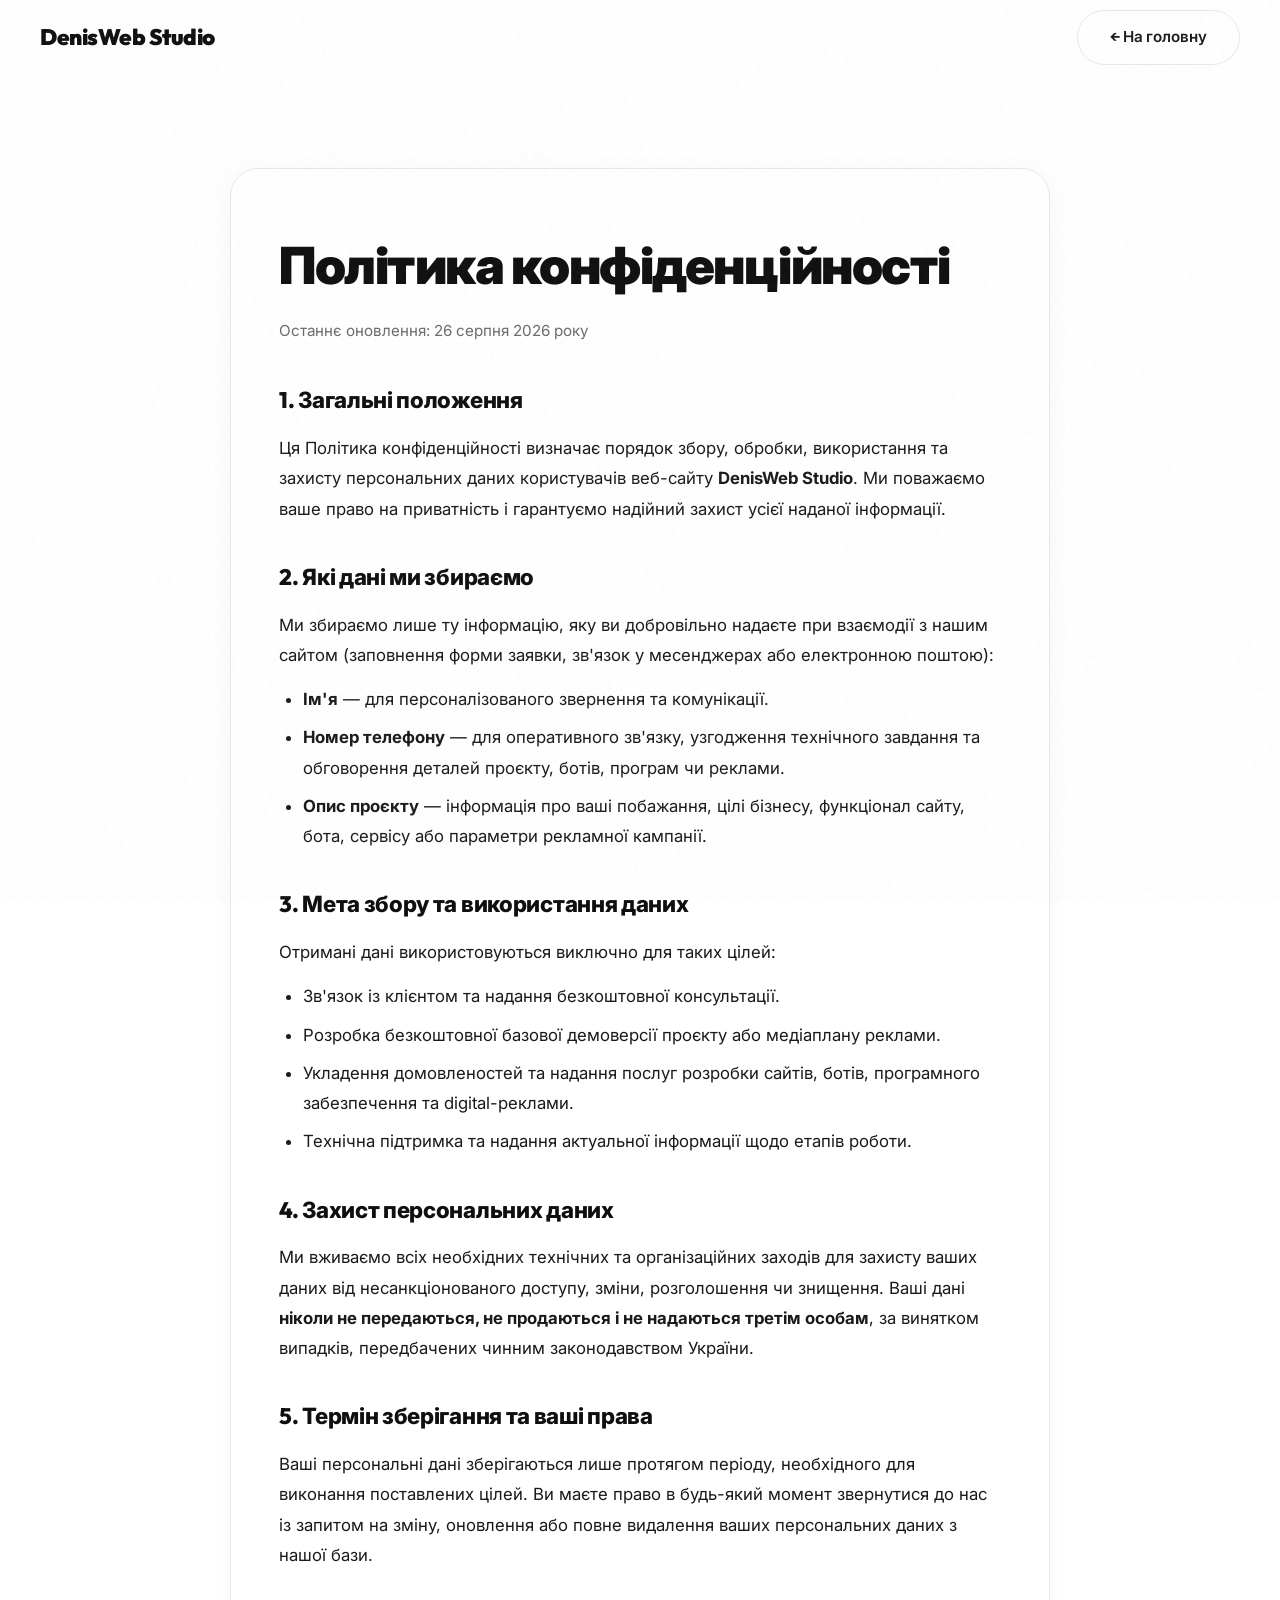
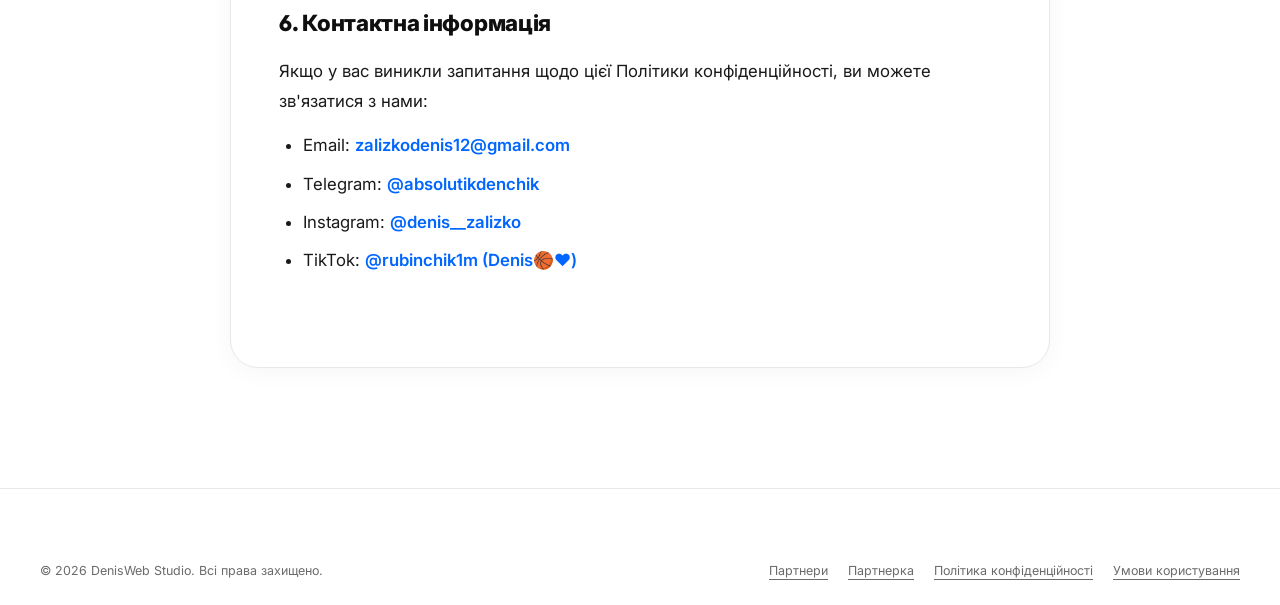
<file: privacy.html>
<!DOCTYPE html>
<html lang="uk">
<head>
  <!-- Google tag (gtag.js) -->
  <script async src="https://www.googletagmanager.com/gtag/js?id=G-YBHS45T8XF"></script>
  <script>
    window.dataLayer = window.dataLayer || [];
    function gtag(){dataLayer.push(arguments);}
    gtag('js', new Date());

    gtag('config', 'G-YBHS45T8XF');
  </script>

  <meta charset="UTF-8">
  <meta name="viewport" content="width=device-width, initial-scale=1.0">
  <title>Політика конфіденційності | DenisWeb Studio</title>
  <meta name="description" content="Політика конфіденційності студії цифрових рішень DenisWeb Studio. Як ми збираємо, обробляємо та захищаємо ваші персональні дані.">
  <meta name="robots" content="index, follow">

  <!-- Favicon & Touch Icons (Google Search & Browser Standard) -->
  <link rel="icon" type="image/x-icon" href="/favicon.ico">
  <link rel="icon" type="image/png" sizes="48x48" href="/favicon-48x48.png">
  <link rel="icon" type="image/png" sizes="96x96" href="/favicon-96x96.png">
  <link rel="icon" type="image/png" sizes="192x192" href="/assets/images/icon-192.png">
  <link rel="apple-touch-icon" sizes="180x180" href="/apple-touch-icon.png">
  <link rel="manifest" href="/site.webmanifest">
  <meta name="theme-color" content="#0F0F0F">

  <!-- OpenGraph -->
  <meta property="og:type" content="website">
  <meta property="og:title" content="Політика конфіденційності | DenisWeb Studio">
  <meta property="og:description" content="Політика конфіденційності студії цифрових рішень DenisWeb Studio.">
  <meta property="og:image" content="https://denys-zalizko.vercel.app/assets/images/logo-square.png">
  <link rel="preconnect" href="https://fonts.googleapis.com">
  <link rel="preconnect" href="https://fonts.gstatic.com" crossorigin>
  <link href="https://fonts.googleapis.com/css2?family=Inter:wght@400;500;600;700&family=Outfit:wght@600;700;800;900&display=swap" rel="stylesheet">
  <link rel="stylesheet" href="assets/css/styles.css">
  <style>
    .legal-hdr__inner {
      height: 100%;
      display: flex !important;
      align-items: center !important;
      justify-content: space-between !important;
      width: 100% !important;
    }
    .legal-hdr .logo {
      display: flex !important;
      align-items: center !important;
      margin: 0 !important;
      order: 1 !important;
    }
    .legal-hdr .logo__name {
      font-family: var(--ffh) !important;
      font-weight: 900 !important;
      font-size: 1.4rem !important;
      letter-spacing: -0.5px !important;
      color: var(--black) !important;
    }
    .legal-hdr .btn {
      display: inline-flex !important;
      align-items: center !important;
      margin-left: auto !important;
      order: 2 !important;
    }
    .legal-page {
      padding-top: calc(var(--hh) + 60px);
      padding-bottom: 120px;
      min-height: 100vh;
    }
    .legal-card {
      background: var(--white);
      border: 1px solid var(--border);
      border-radius: var(--r-xl);
      padding: 56px 48px;
      margin-top: 32px;
      box-shadow: 0 4px 24px rgba(0,0,0,0.04);
    }
    .legal-card h1 {
      font-family: var(--ffh);
      font-size: clamp(2.2rem, 4vw, 3.2rem);
      font-weight: 900;
      letter-spacing: -1.5px;
      color: var(--black);
      margin-bottom: 12px;
    }
    .legal-card .legal-date {
      color: var(--muted);
      font-size: 0.95rem;
      margin-bottom: 40px;
      display: block;
    }
    .legal-content section {
      margin-bottom: 36px;
    }
    .legal-content h2 {
      font-family: var(--ffh);
      font-size: 1.4rem;
      font-weight: 800;
      color: var(--black);
      margin-bottom: 14px;
      letter-spacing: -0.3px;
    }
    .legal-content p, .legal-content li {
      font-size: 1.05rem;
      color: var(--text);
      line-height: 1.8;
      margin-bottom: 14px;
    }
    .legal-content ul {
      padding-left: 24px;
      list-style: disc;
      margin-bottom: 16px;
    }
    .legal-content li {
      margin-bottom: 8px;
    }
    @media (max-width: 640px) {
      .legal-card {
        padding: 32px 20px;
      }
      .legal-hdr .logo__name {
        font-size: 1.15rem !important;
      }
    }
  </style>
</head>
<body>

<!-- Noise overlay -->
<div class="noise" aria-hidden="true"></div>

<!-- Header -->
<header class="hdr legal-hdr">
  <div class="wrap legal-hdr__inner">
    <a href="index.html" class="logo">
      <span class="logo__name">DenisWeb Studio</span>
    </a>
    <a href="index.html" class="btn btn--out btn--sm">← На головну</a>
  </div>
</header>

<!-- Main content -->
<main class="legal-page">
  <div class="wrap" style="max-width: 900px;">
    <div class="legal-card">
      <h1>Політика конфіденційності</h1>
      <span class="legal-date">Останнє оновлення: 26 серпня 2026 року</span>

      <div class="legal-content">
        <section>
          <h2>1. Загальні положення</h2>
          <p>Ця Політика конфіденційності визначає порядок збору, обробки, використання та захисту персональних даних користувачів веб-сайту <strong>DenisWeb Studio</strong>. Ми поважаємо ваше право на приватність і гарантуємо надійний захист усієї наданої інформації.</p>
        </section>

        <section>
          <h2>2. Які дані ми збираємо</h2>
          <p>Ми збираємо лише ту інформацію, яку ви добровільно надаєте при взаємодії з нашим сайтом (заповнення форми заявки, зв'язок у месенджерах або електронною поштою):</p>
          <ul>
            <li><strong>Ім'я</strong> — для персоналізованого звернення та комунікації.</li>
            <li><strong>Номер телефону</strong> — для оперативного зв'язку, узгодження технічного завдання та обговорення деталей проєкту, ботів, програм чи реклами.</li>
            <li><strong>Опис проєкту</strong> — інформація про ваші побажання, цілі бізнесу, функціонал сайту, бота, сервісу або параметри рекламної кампанії.</li>
          </ul>
        </section>

        <section>
          <h2>3. Мета збору та використання даних</h2>
          <p>Отримані дані використовуються виключно для таких цілей:</p>
          <ul>
            <li>Зв'язок із клієнтом та надання безкоштовної консультації.</li>
            <li>Розробка безкоштовної базової демоверсії проєкту або медіаплану реклами.</li>
            <li>Укладення домовленостей та надання послуг розробки сайтів, ботів, програмного забезпечення та digital-реклами.</li>
            <li>Технічна підтримка та надання актуальної інформації щодо етапів роботи.</li>
          </ul>
        </section>

        <section>
          <h2>4. Захист персональних даних</h2>
          <p>Ми вживаємо всіх необхідних технічних та організаційних заходів для захисту ваших даних від несанкціонованого доступу, зміни, розголошення чи знищення. Ваші дані <strong>ніколи не передаються, не продаються і не надаються третім особам</strong>, за винятком випадків, передбачених чинним законодавством України.</p>
        </section>

        <section>
          <h2>5. Термін зберігання та ваші права</h2>
          <p>Ваші персональні дані зберігаються лише протягом періоду, необхідного для виконання поставлених цілей. Ви маєте право в будь-який момент звернутися до нас із запитом на зміну, оновлення або повне видалення ваших персональних даних з нашої бази.</p>
        </section>

        <section>
          <h2>6. Контактна інформація</h2>
          <p>Якщо у вас виникли запитання щодо цієї Політики конфіденційності, ви можете зв'язатися з нами:</p>
          <ul>
            <li>Email: <a href="mailto:zalizkodenis12@gmail.com" style="color: var(--accent); font-weight: 600;">zalizkodenis12@gmail.com</a></li>
            <li>Telegram: <a href="https://t.me/absolutikdenchik" target="_blank" rel="noopener" style="color: var(--accent); font-weight: 600;">@absolutikdenchik</a></li>
            <li>Instagram: <a href="https://instagram.com/denis__zalizko" target="_blank" rel="noopener" style="color: var(--accent); font-weight: 600;">@denis__zalizko</a></li>
            <li>TikTok: <a href="https://www.tiktok.com/@rubinchik1m" target="_blank" rel="noopener" style="color: var(--accent); font-weight: 600;">@rubinchik1m (Denis🏀❤️)</a></li>
          </ul>
        </section>
      </div>
    </div>
  </div>
</main>

<!-- Footer -->
<footer class="footer" style="background: var(--white); color: var(--black); border-top: 1px solid var(--border);">
  <div class="wrap footer__bottom" style="color: var(--muted); display: flex; justify-content: space-between; align-items: center; flex-wrap: wrap; gap: 16px; padding: 24px 40px;">
    <span>© 2026 DenisWeb Studio. Всі права захищено.</span>
    <div class="footer__legal" style="display: flex; gap: 20px; flex-wrap: wrap;">
      <a href="partners.html" style="color: inherit; text-decoration: underline; text-underline-offset: 4px;">Партнери</a>
      <a href="affiliate.html" style="color: inherit; text-decoration: underline; text-underline-offset: 4px;">Партнерка</a>
      <a href="privacy.html" style="color: inherit; text-decoration: underline; text-underline-offset: 4px;">Політика конфіденційності</a>
      <a href="terms.html" style="color: inherit; text-decoration: underline; text-underline-offset: 4px;">Умови користування</a>
    </div>
  </div>
</footer>

<script>
  // Apply saved theme automatically
  const savedTheme = localStorage.getItem('theme');
  const prefersDark = window.matchMedia && window.matchMedia('(prefers-color-scheme: dark)').matches;
  const initDark = savedTheme === 'dark' || (!savedTheme && prefersDark);
  document.body.classList.toggle('dark-theme', initDark);

  try {
    sessionStorage.setItem('denis_lang_chosen', 'ua');
  } catch(e) {}
</script>

</body>
</html>
</file>
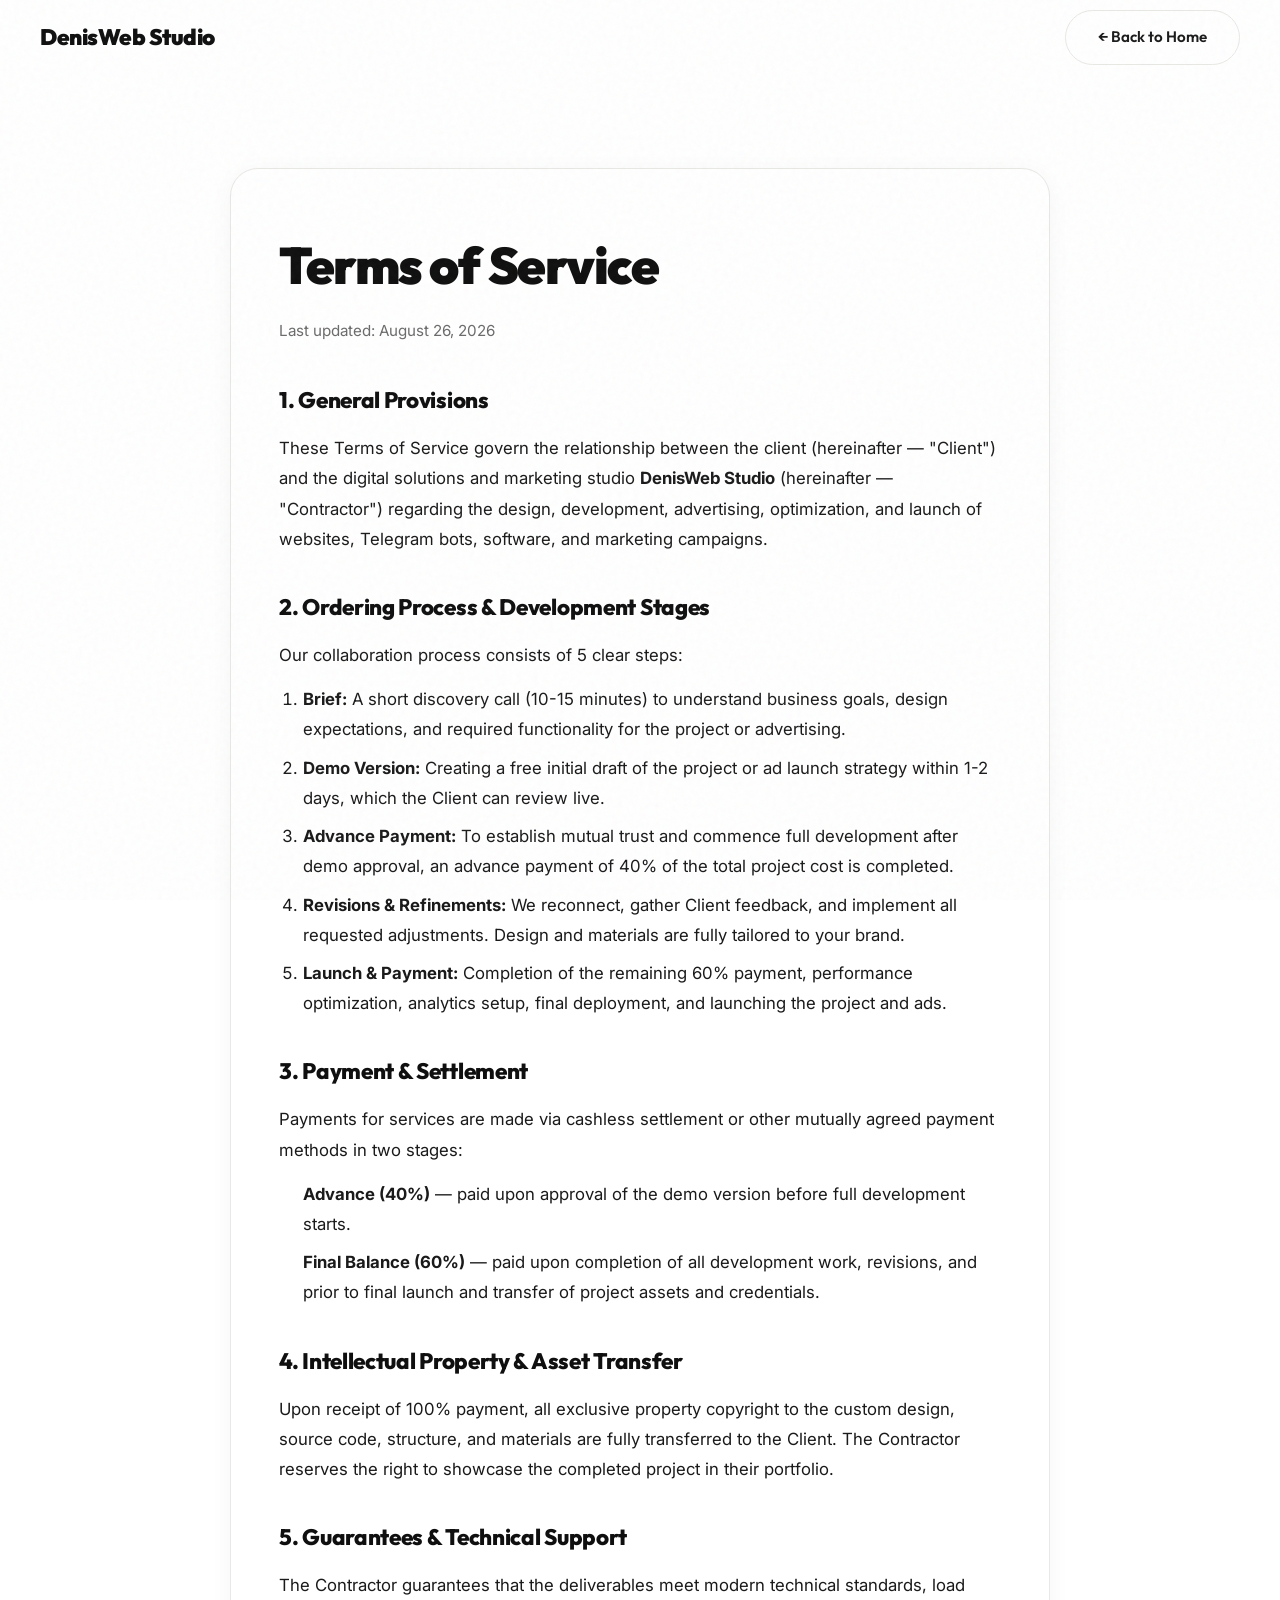
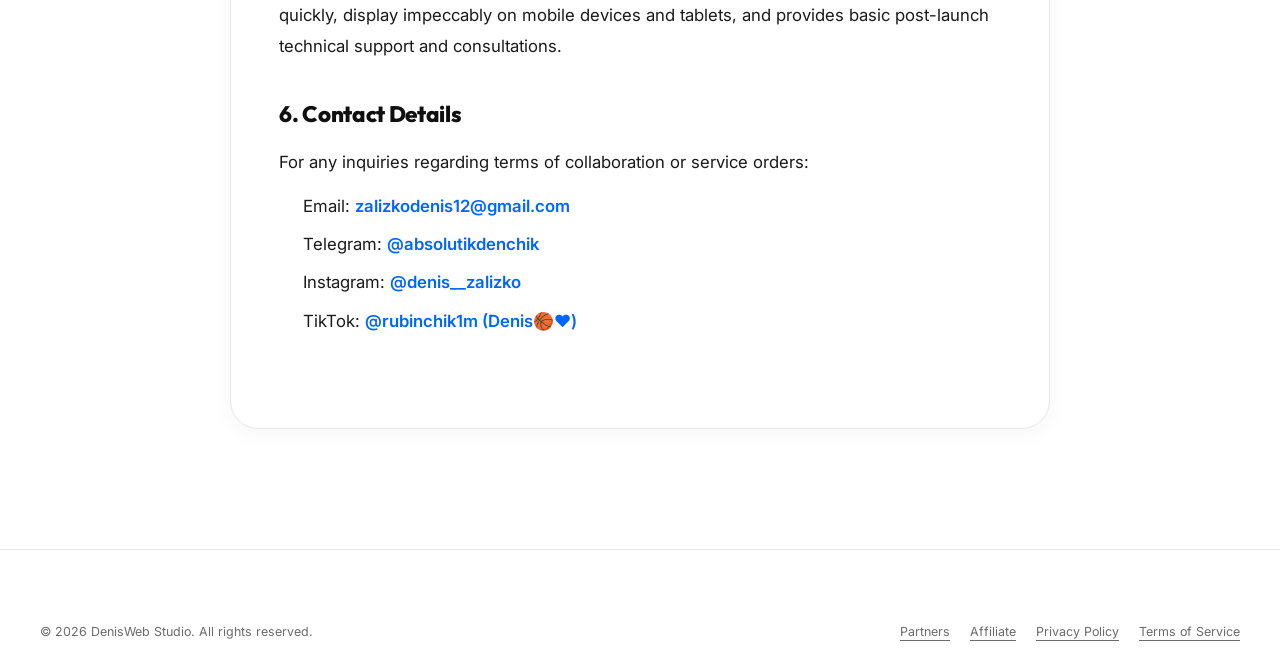
<file: terms-en.html>
<!DOCTYPE html>
<html lang="en">
<head>
  <!-- Google tag (gtag.js) -->
  <script async src="https://www.googletagmanager.com/gtag/js?id=G-YBHS45T8XF"></script>
  <script>
    window.dataLayer = window.dataLayer || [];
    function gtag(){dataLayer.push(arguments);}
    gtag('js', new Date());

    gtag('config', 'G-YBHS45T8XF');
  </script>

  <meta charset="UTF-8">
  <meta name="viewport" content="width=device-width, initial-scale=1.0">
  <title>Terms of Service | DenisWeb Studio</title>
  <meta name="description" content="Terms of Service and digital development workflow of DenisWeb Studio. Ordering procedure, payment stages, and guarantees.">
  <meta name="robots" content="index, follow">

  <!-- Favicon & Touch Icons (Google Search & Browser Standard) -->
  <link rel="icon" type="image/x-icon" href="/favicon.ico">
  <link rel="icon" type="image/png" sizes="48x48" href="/favicon-48x48.png">
  <link rel="icon" type="image/png" sizes="96x96" href="/favicon-96x96.png">
  <link rel="icon" type="image/png" sizes="192x192" href="/assets/images/icon-192.png">
  <link rel="apple-touch-icon" sizes="180x180" href="/apple-touch-icon.png">
  <link rel="manifest" href="/site.webmanifest">
  <meta name="theme-color" content="#0F0F0F">

  <!-- OpenGraph -->
  <meta property="og:type" content="website">
  <meta property="og:title" content="Terms of Service | DenisWeb Studio">
  <meta property="og:description" content="Terms of Service and digital development workflow of DenisWeb Studio.">
  <meta property="og:image" content="https://denys-zalizko.vercel.app/assets/images/logo-square.png">
  <link rel="preconnect" href="https://fonts.googleapis.com">
  <link rel="preconnect" href="https://fonts.gstatic.com" crossorigin>
  <link href="https://fonts.googleapis.com/css2?family=Inter:wght@400;500;600;700&family=Outfit:wght@600;700;800;900&display=swap" rel="stylesheet">
  <link rel="stylesheet" href="assets/css/styles.css">
  <style>
    .legal-hdr__inner {
      height: 100%;
      display: flex !important;
      align-items: center !important;
      justify-content: space-between !important;
      width: 100% !important;
    }
    .legal-hdr .logo {
      display: flex !important;
      align-items: center !important;
      margin: 0 !important;
      order: 1 !important;
    }
    .legal-hdr .logo__name {
      font-family: var(--ffh) !important;
      font-weight: 900 !important;
      font-size: 1.4rem !important;
      letter-spacing: -0.5px !important;
      color: var(--black) !important;
    }
    .legal-hdr .btn {
      display: inline-flex !important;
      align-items: center !important;
      margin-left: auto !important;
      order: 2 !important;
    }
    .legal-page {
      padding-top: calc(var(--hh) + 60px);
      padding-bottom: 120px;
      min-height: 100vh;
    }
    .legal-card {
      background: var(--white);
      border: 1px solid var(--border);
      border-radius: var(--r-xl);
      padding: 56px 48px;
      margin-top: 32px;
      box-shadow: 0 4px 24px rgba(0,0,0,0.04);
    }
    .legal-card h1 {
      font-family: var(--ffh);
      font-size: clamp(2.2rem, 4vw, 3.2rem);
      font-weight: 900;
      letter-spacing: -1.5px;
      color: var(--black);
      margin-bottom: 12px;
    }
    .legal-card .legal-date {
      color: var(--muted);
      font-size: 0.95rem;
      margin-bottom: 40px;
      display: block;
    }
    .legal-content section {
      margin-bottom: 36px;
    }
    .legal-content h2 {
      font-family: var(--ffh);
      font-size: 1.4rem;
      font-weight: 800;
      color: var(--black);
      margin-bottom: 14px;
      letter-spacing: -0.3px;
    }
    .legal-content p, .legal-content li {
      font-size: 1.05rem;
      color: var(--text);
      line-height: 1.8;
      margin-bottom: 14px;
    }
    .legal-content ul, .legal-content ol {
      padding-left: 24px;
      margin-bottom: 16px;
    }
    .legal-content li {
      margin-bottom: 8px;
    }
    @media (max-width: 640px) {
      .legal-card {
        padding: 32px 20px;
      }
      .legal-hdr .logo__name {
        font-size: 1.15rem !important;
      }
    }
  </style>
</head>
<body>

<!-- Noise overlay -->
<div class="noise" aria-hidden="true"></div>

<!-- Header -->
<header class="hdr legal-hdr">
  <div class="wrap legal-hdr__inner">
    <a href="en.html" class="logo">
      <span class="logo__name">DenisWeb Studio</span>
    </a>
    <a href="en.html" class="btn btn--out btn--sm">← Back to Home</a>
  </div>
</header>

<!-- Main content -->
<main class="legal-page">
  <div class="wrap" style="max-width: 900px;">
    <div class="legal-card">
      <h1>Terms of Service</h1>
      <span class="legal-date">Last updated: August 26, 2026</span>

      <div class="legal-content">
        <section>
          <h2>1. General Provisions</h2>
          <p>These Terms of Service govern the relationship between the client (hereinafter — "Client") and the digital solutions and marketing studio <strong>DenisWeb Studio</strong> (hereinafter — "Contractor") regarding the design, development, advertising, optimization, and launch of websites, Telegram bots, software, and marketing campaigns.</p>
        </section>

        <section>
          <h2>2. Ordering Process &amp; Development Stages</h2>
          <p>Our collaboration process consists of 5 clear steps:</p>
          <ol>
            <li><strong>Brief:</strong> A short discovery call (10-15 minutes) to understand business goals, design expectations, and required functionality for the project or advertising.</li>
            <li><strong>Demo Version:</strong> Creating a free initial draft of the project or ad launch strategy within 1-2 days, which the Client can review live.</li>
            <li><strong>Advance Payment:</strong> To establish mutual trust and commence full development after demo approval, an advance payment of 40% of the total project cost is completed.</li>
            <li><strong>Revisions &amp; Refinements:</strong> We reconnect, gather Client feedback, and implement all requested adjustments. Design and materials are fully tailored to your brand.</li>
            <li><strong>Launch &amp; Payment:</strong> Completion of the remaining 60% payment, performance optimization, analytics setup, final deployment, and launching the project and ads.</li>
          </ol>
        </section>

        <section>
          <h2>3. Payment &amp; Settlement</h2>
          <p>Payments for services are made via cashless settlement or other mutually agreed payment methods in two stages:</p>
          <ul>
            <li><strong>Advance (40%)</strong> — paid upon approval of the demo version before full development starts.</li>
            <li><strong>Final Balance (60%)</strong> — paid upon completion of all development work, revisions, and prior to final launch and transfer of project assets and credentials.</li>
          </ul>
        </section>

        <section>
          <h2>4. Intellectual Property &amp; Asset Transfer</h2>
          <p>Upon receipt of 100% payment, all exclusive property copyright to the custom design, source code, structure, and materials are fully transferred to the Client. The Contractor reserves the right to showcase the completed project in their portfolio.</p>
        </section>

        <section>
          <h2>5. Guarantees &amp; Technical Support</h2>
          <p>The Contractor guarantees that the deliverables meet modern technical standards, load quickly, display impeccably on mobile devices and tablets, and provides basic post-launch technical support and consultations.</p>
        </section>

        <section>
          <h2>6. Contact Details</h2>
          <p>For any inquiries regarding terms of collaboration or service orders:</p>
          <ul>
            <li>Email: <a href="mailto:zalizkodenis12@gmail.com" style="color: var(--accent); font-weight: 600;">zalizkodenis12@gmail.com</a></li>
            <li>Telegram: <a href="https://t.me/absolutikdenchik" target="_blank" rel="noopener" style="color: var(--accent); font-weight: 600;">@absolutikdenchik</a></li>
            <li>Instagram: <a href="https://instagram.com/denis__zalizko" target="_blank" rel="noopener" style="color: var(--accent); font-weight: 600;">@denis__zalizko</a></li>
            <li>TikTok: <a href="https://www.tiktok.com/@rubinchik1m" target="_blank" rel="noopener" style="color: var(--accent); font-weight: 600;">@rubinchik1m (Denis🏀❤️)</a></li>
          </ul>
        </section>
      </div>
    </div>
  </div>
</main>

<!-- Footer -->
<footer class="footer" style="background: var(--white); color: var(--black); border-top: 1px solid var(--border);">
  <div class="wrap footer__bottom" style="color: var(--muted); display: flex; justify-content: space-between; align-items: center; flex-wrap: wrap; gap: 16px; padding: 24px 40px;">
    <span>© 2026 DenisWeb Studio. All rights reserved.</span>
    <div class="footer__legal" style="display: flex; gap: 20px; flex-wrap: wrap;">
      <a href="partners-en.html" style="color: inherit; text-decoration: underline; text-underline-offset: 4px;">Partners</a>
      <a href="affiliate-en.html" style="color: inherit; text-decoration: underline; text-underline-offset: 4px;">Affiliate</a>
      <a href="privacy-en.html" style="color: inherit; text-decoration: underline; text-underline-offset: 4px;">Privacy Policy</a>
      <a href="terms-en.html" style="color: inherit; text-decoration: underline; text-underline-offset: 4px;">Terms of Service</a>
    </div>
  </div>
</footer>

<script>
  // Apply saved theme automatically
  const savedTheme = localStorage.getItem('theme');
  const prefersDark = window.matchMedia && window.matchMedia('(prefers-color-scheme: dark)').matches;
  const initDark = savedTheme === 'dark' || (!savedTheme && prefersDark);
  document.body.classList.toggle('dark-theme', initDark);

  try {
    sessionStorage.setItem('denis_lang_chosen', 'en');
  } catch(e) {}
</script>

</body>
</html>
</file>
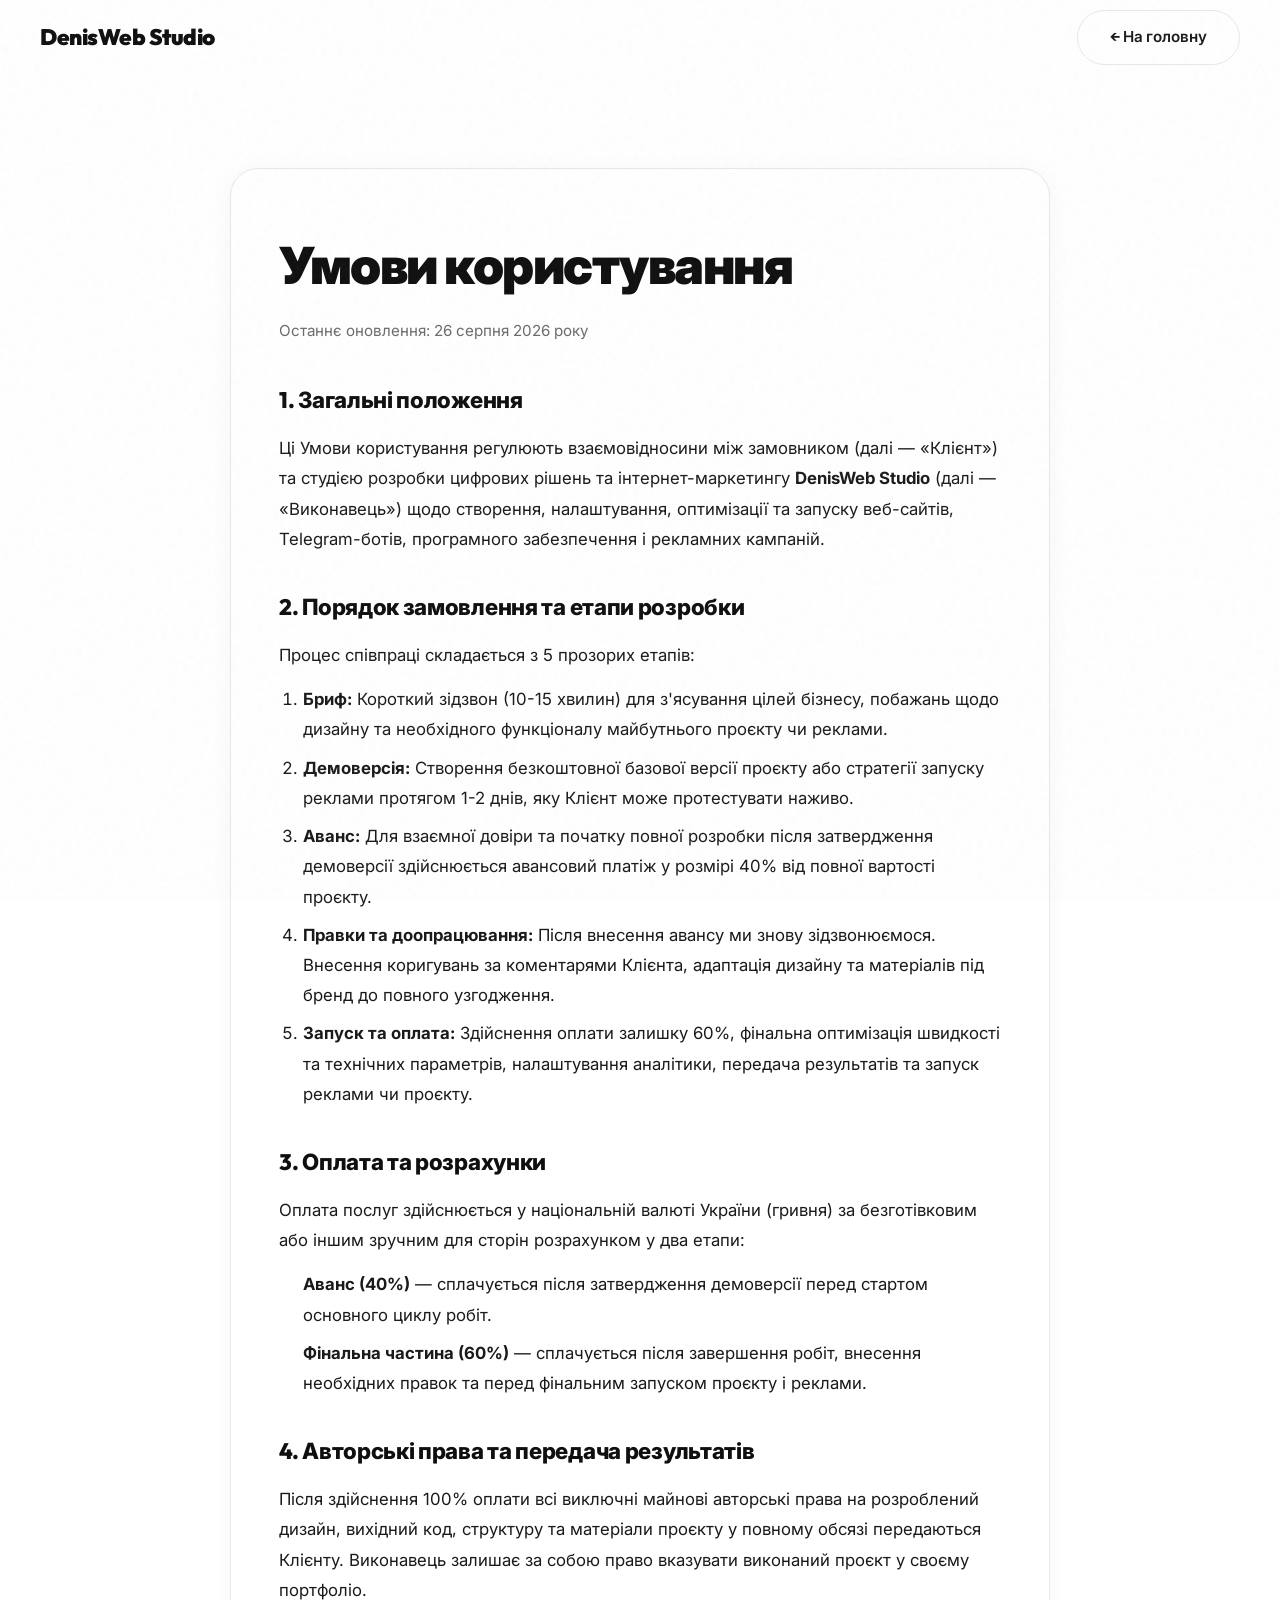
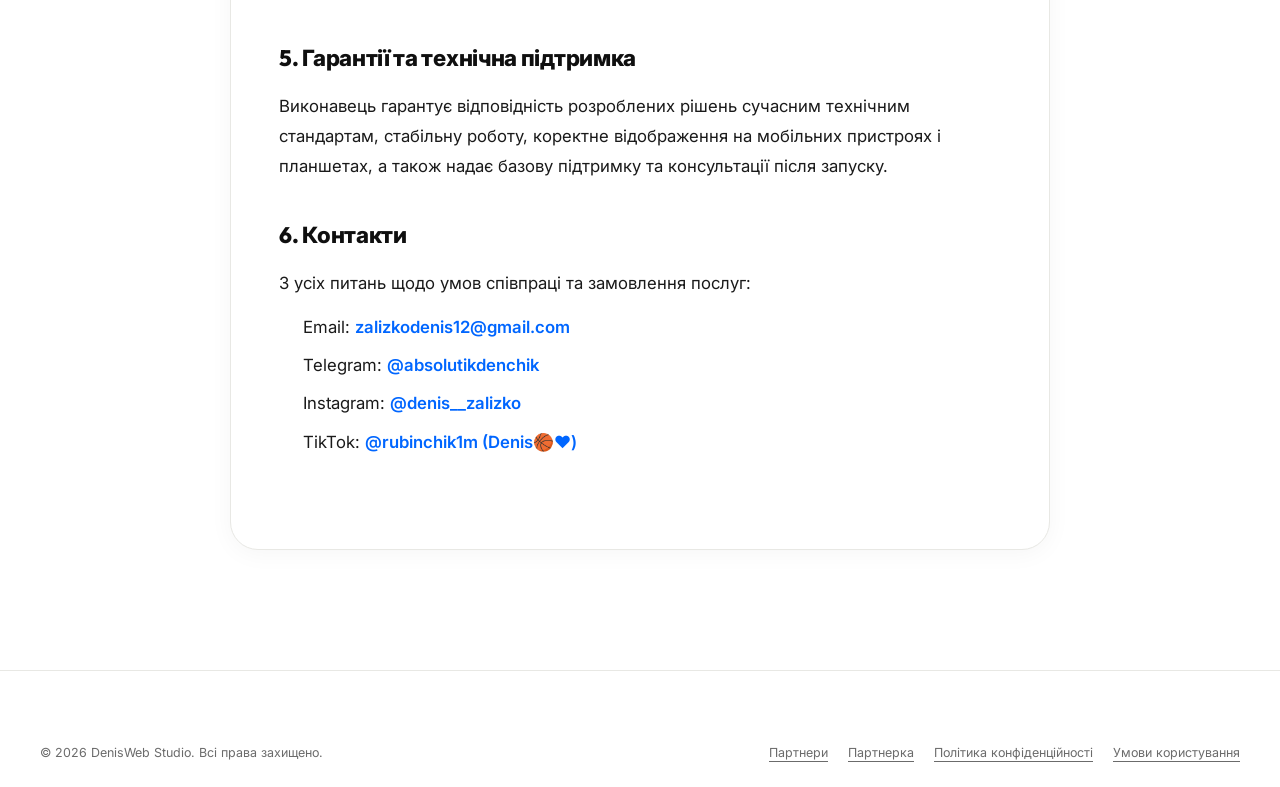
<file: terms.html>
<!DOCTYPE html>
<html lang="uk">
<head>
  <!-- Google tag (gtag.js) -->
  <script async src="https://www.googletagmanager.com/gtag/js?id=G-YBHS45T8XF"></script>
  <script>
    window.dataLayer = window.dataLayer || [];
    function gtag(){dataLayer.push(arguments);}
    gtag('js', new Date());

    gtag('config', 'G-YBHS45T8XF');
  </script>

  <meta charset="UTF-8">
  <meta name="viewport" content="width=device-width, initial-scale=1.0">
  <title>Умови користування | DenisWeb Studio</title>
  <meta name="description" content="Умови користування та надання послуг студії цифрових рішень DenisWeb Studio. Порядок замовлення, етапи оплати та гарантії.">
  <meta name="robots" content="index, follow">

  <!-- Favicon & Touch Icons (Google Search & Browser Standard) -->
  <link rel="icon" type="image/x-icon" href="/favicon.ico">
  <link rel="icon" type="image/png" sizes="48x48" href="/favicon-48x48.png">
  <link rel="icon" type="image/png" sizes="96x96" href="/favicon-96x96.png">
  <link rel="icon" type="image/png" sizes="192x192" href="/assets/images/icon-192.png">
  <link rel="apple-touch-icon" sizes="180x180" href="/apple-touch-icon.png">
  <link rel="manifest" href="/site.webmanifest">
  <meta name="theme-color" content="#0F0F0F">

  <!-- OpenGraph -->
  <meta property="og:type" content="website">
  <meta property="og:title" content="Умови користування | DenisWeb Studio">
  <meta property="og:description" content="Умови користування та надання послуг студії цифрових рішень DenisWeb Studio.">
  <meta property="og:image" content="https://denys-zalizko.vercel.app/assets/images/logo-square.png">
  <link rel="preconnect" href="https://fonts.googleapis.com">
  <link rel="preconnect" href="https://fonts.gstatic.com" crossorigin>
  <link href="https://fonts.googleapis.com/css2?family=Inter:wght@400;500;600;700&family=Outfit:wght@600;700;800;900&display=swap" rel="stylesheet">
  <link rel="stylesheet" href="assets/css/styles.css">
  <style>
    .legal-hdr__inner {
      height: 100%;
      display: flex !important;
      align-items: center !important;
      justify-content: space-between !important;
      width: 100% !important;
    }
    .legal-hdr .logo {
      display: flex !important;
      align-items: center !important;
      margin: 0 !important;
      order: 1 !important;
    }
    .legal-hdr .logo__name {
      font-family: var(--ffh) !important;
      font-weight: 900 !important;
      font-size: 1.4rem !important;
      letter-spacing: -0.5px !important;
      color: var(--black) !important;
    }
    .legal-hdr .btn {
      display: inline-flex !important;
      align-items: center !important;
      margin-left: auto !important;
      order: 2 !important;
    }
    .legal-page {
      padding-top: calc(var(--hh) + 60px);
      padding-bottom: 120px;
      min-height: 100vh;
    }
    .legal-card {
      background: var(--white);
      border: 1px solid var(--border);
      border-radius: var(--r-xl);
      padding: 56px 48px;
      margin-top: 32px;
      box-shadow: 0 4px 24px rgba(0,0,0,0.04);
    }
    .legal-card h1 {
      font-family: var(--ffh);
      font-size: clamp(2.2rem, 4vw, 3.2rem);
      font-weight: 900;
      letter-spacing: -1.5px;
      color: var(--black);
      margin-bottom: 12px;
    }
    .legal-card .legal-date {
      color: var(--muted);
      font-size: 0.95rem;
      margin-bottom: 40px;
      display: block;
    }
    .legal-content section {
      margin-bottom: 36px;
    }
    .legal-content h2 {
      font-family: var(--ffh);
      font-size: 1.4rem;
      font-weight: 800;
      color: var(--black);
      margin-bottom: 14px;
      letter-spacing: -0.3px;
    }
    .legal-content p, .legal-content li {
      font-size: 1.05rem;
      color: var(--text);
      line-height: 1.8;
      margin-bottom: 14px;
    }
    .legal-content ul, .legal-content ol {
      padding-left: 24px;
      margin-bottom: 16px;
    }
    .legal-content li {
      margin-bottom: 8px;
    }
    @media (max-width: 640px) {
      .legal-card {
        padding: 32px 20px;
      }
      .legal-hdr .logo__name {
        font-size: 1.15rem !important;
      }
    }
  </style>
</head>
<body>

<!-- Noise overlay -->
<div class="noise" aria-hidden="true"></div>

<!-- Header -->
<header class="hdr legal-hdr">
  <div class="wrap legal-hdr__inner">
    <a href="index.html" class="logo">
      <span class="logo__name">DenisWeb Studio</span>
    </a>
    <a href="index.html" class="btn btn--out btn--sm">← На головну</a>
  </div>
</header>

<!-- Main content -->
<main class="legal-page">
  <div class="wrap" style="max-width: 900px;">
    <div class="legal-card">
      <h1>Умови користування</h1>
      <span class="legal-date">Останнє оновлення: 26 серпня 2026 року</span>

      <div class="legal-content">
        <section>
          <h2>1. Загальні положення</h2>
          <p>Ці Умови користування регулюють взаємовідносини між замовником (далі — «Клієнт») та студією розробки цифрових рішень та інтернет-маркетингу <strong>DenisWeb Studio</strong> (далі — «Виконавець») щодо створення, налаштування, оптимізації та запуску веб-сайтів, Telegram-ботів, програмного забезпечення і рекламних кампаній.</p>
        </section>

        <section>
          <h2>2. Порядок замовлення та етапи розробки</h2>
          <p>Процес співпраці складається з 5 прозорих етапів:</p>
          <ol>
            <li><strong>Бриф:</strong> Короткий зідзвон (10-15 хвилин) для з'ясування цілей бізнесу, побажань щодо дизайну та необхідного функціоналу майбутнього проєкту чи реклами.</li>
            <li><strong>Демоверсія:</strong> Створення безкоштовної базової версії проєкту або стратегії запуску реклами протягом 1-2 днів, яку Клієнт може протестувати наживо.</li>
            <li><strong>Аванс:</strong> Для взаємної довіри та початку повної розробки після затвердження демоверсії здійснюється авансовий платіж у розмірі 40% від повної вартості проєкту.</li>
            <li><strong>Правки та доопрацювання:</strong> Після внесення авансу ми знову зідзвонюємося. Внесення коригувань за коментарями Клієнта, адаптація дизайну та матеріалів під бренд до повного узгодження.</li>
            <li><strong>Запуск та оплата:</strong> Здійснення оплати залишку 60%, фінальна оптимізація швидкості та технічних параметрів, налаштування аналітики, передача результатів та запуск реклами чи проєкту.</li>
          </ol>
        </section>

        <section>
          <h2>3. Оплата та розрахунки</h2>
          <p>Оплата послуг здійснюється у національній валюті України (гривня) за безготівковим або іншим зручним для сторін розрахунком у два етапи:</p>
          <ul>
            <li><strong>Аванс (40%)</strong> — сплачується після затвердження демоверсії перед стартом основного циклу робіт.</li>
            <li><strong>Фінальна частина (60%)</strong> — сплачується після завершення робіт, внесення необхідних правок та перед фінальним запуском проєкту і реклами.</li>
          </ul>
        </section>

        <section>
          <h2>4. Авторські права та передача результатів</h2>
          <p>Після здійснення 100% оплати всі виключні майнові авторські права на розроблений дизайн, вихідний код, структуру та матеріали проєкту у повному обсязі передаються Клієнту. Виконавець залишає за собою право вказувати виконаний проєкт у своєму портфоліо.</p>
        </section>

        <section>
          <h2>5. Гарантії та технічна підтримка</h2>
          <p>Виконавець гарантує відповідність розроблених рішень сучасним технічним стандартам, стабільну роботу, коректне відображення на мобільних пристроях і планшетах, а також надає базову підтримку та консультації після запуску.</p>
        </section>

        <section>
          <h2>6. Контакти</h2>
          <p>З усіх питань щодо умов співпраці та замовлення послуг:</p>
          <ul>
            <li>Email: <a href="mailto:zalizkodenis12@gmail.com" style="color: var(--accent); font-weight: 600;">zalizkodenis12@gmail.com</a></li>
            <li>Telegram: <a href="https://t.me/absolutikdenchik" target="_blank" rel="noopener" style="color: var(--accent); font-weight: 600;">@absolutikdenchik</a></li>
            <li>Instagram: <a href="https://instagram.com/denis__zalizko" target="_blank" rel="noopener" style="color: var(--accent); font-weight: 600;">@denis__zalizko</a></li>
            <li>TikTok: <a href="https://www.tiktok.com/@rubinchik1m" target="_blank" rel="noopener" style="color: var(--accent); font-weight: 600;">@rubinchik1m (Denis🏀❤️)</a></li>
          </ul>
        </section>
      </div>
    </div>
  </div>
</main>

<!-- Footer -->
<footer class="footer" style="background: var(--white); color: var(--black); border-top: 1px solid var(--border);">
  <div class="wrap footer__bottom" style="color: var(--muted); display: flex; justify-content: space-between; align-items: center; flex-wrap: wrap; gap: 16px; padding: 24px 40px;">
    <span>© 2026 DenisWeb Studio. Всі права захищено.</span>
    <div class="footer__legal" style="display: flex; gap: 20px; flex-wrap: wrap;">
      <a href="partners.html" style="color: inherit; text-decoration: underline; text-underline-offset: 4px;">Партнери</a>
      <a href="affiliate.html" style="color: inherit; text-decoration: underline; text-underline-offset: 4px;">Партнерка</a>
      <a href="privacy.html" style="color: inherit; text-decoration: underline; text-underline-offset: 4px;">Політика конфіденційності</a>
      <a href="terms.html" style="color: inherit; text-decoration: underline; text-underline-offset: 4px;">Умови користування</a>
    </div>
  </div>
</footer>

<script>
  // Apply saved theme automatically
  const savedTheme = localStorage.getItem('theme');
  const prefersDark = window.matchMedia && window.matchMedia('(prefers-color-scheme: dark)').matches;
  const initDark = savedTheme === 'dark' || (!savedTheme && prefersDark);
  document.body.classList.toggle('dark-theme', initDark);

  try {
    sessionStorage.setItem('denis_lang_chosen', 'ua');
  } catch(e) {}
</script>

</body>
</html>
</file>
<file: assets/css/styles.css>
/* ============================================================
   DENYS ZALIZKO — styles.css v3
   Light · Brander-inspired · Clean minimal
   ============================================================ */

/* ---- TOKENS ---- */
:root {
  --white:     #FFFFFF;
  --gray:      #F6F6F3;
  --border:    #E8E8E4;
  --black:     #0F0F0F;
  --text:      #1A1A1A;
  --muted:     #6B6B6B;
  --light:     #B0B0B0;

  --accent:    #0066FF;
  --accent-h:  #0052CC;
  --accent-bg: rgba(0, 102, 255, 0.07);

  --ff:  'Inter', system-ui, sans-serif;
  --ffh: 'Outfit', 'Inter', system-ui, sans-serif;

  --r:    12px;
  --r-lg: 20px;
  --r-xl: 28px;

  --max-w: 1280px;
  --hh:    76px;
  --trans: .3s cubic-bezier(.4,0,.2,1);
}

body.dark-theme {
  --white:     #0F0F0F;
  --gray:      #161616;
  --border:    #2A2A2A;
  --black:     #FFFFFF;
  --text:      #E0E0E0;
  --muted:     #888888;
  --light:     #555555;
}

/* ---- RESET ---- */
*, *::before, *::after { box-sizing: border-box; margin: 0; padding: 0; }
html { scroll-behavior: smooth; }
body { font-family: var(--ff); background: var(--white); color: var(--text); line-height: 1.6; overflow-x: hidden; overflow-x: clip; }
img, svg { display: block; max-width: 100%; }
a { color: inherit; text-decoration: none; }
button { font-family: inherit; cursor: pointer; border: none; background: none; }
ul { list-style: none; }
input, textarea { font-family: inherit; }

/* ---- WRAP ---- */
.wrap { width: 100%; max-width: var(--max-w); margin: 0 auto; padding: 0 40px; }

/* ============================================================
   BUTTONS
   ============================================================ */
.btn {
  display: inline-flex;
  align-items: center;
  justify-content: center;
  gap: 8px;
  padding: 14px 32px;
  border-radius: 999px;
  font-family: var(--ffh);
  font-weight: 600;
  font-size: .95rem;
  transition: var(--trans);
  cursor: pointer;
  white-space: nowrap;
}
.btn--fill {
  background: var(--accent);
  color: #fff;
}
.btn--fill:hover {
  background: var(--accent-h);
  transform: translateY(-2px);
  box-shadow: 0 8px 24px rgba(255,92,0,.3);
}
.btn--out {
  background: transparent;
  color: var(--text);
  border: 1.5px solid var(--border);
}
.btn--out:hover {
  border-color: var(--accent);
  color: var(--accent);
  transform: translateY(-2px);
}
.btn--lg { padding: 18px 40px; font-size: 1rem; }
.btn--block { width: 100%; }

/* ============================================================
   LABELS / BADGES
   ============================================================ */
.label {
  display: inline-block;
  padding: 6px 16px;
  border-radius: 999px;
  border: 1.5px solid var(--border);
  font-size: .78rem;
  font-weight: 600;
  letter-spacing: 1.2px;
  text-transform: uppercase;
  color: var(--muted);
}
.label--outline {
  border-color: var(--accent);
  color: var(--accent);
}

/* ============================================================
   HEADER
   ============================================================ */
.hdr {
  position: fixed;
  top: 0; left: 0; right: 0;
  z-index: 999;
  height: var(--hh);
  background: rgba(255,255,255,.92);
  backdrop-filter: blur(20px) saturate(180%);
  -webkit-backdrop-filter: blur(20px) saturate(180%);
  border-bottom: 1px solid transparent;
  transition: border-color var(--trans);
}
.hdr.scrolled { border-bottom-color: var(--border); }

.hdr__inner {
  height: 100%;
  display: flex;
  align-items: center;
  gap: 32px;
}

.logo {
  display: flex;
  align-items: center;
  gap: 10px;
  flex-shrink: 0;
}
.logo__mark {
  width: 38px; height: 38px;
  background: var(--black);
  color: #fff;
  font-family: var(--ffh);
  font-weight: 800;
  font-size: .82rem;
  border-radius: 10px;
  display: flex;
  align-items: center;
  justify-content: center;
  letter-spacing: .3px;
}
.logo__name {
  font-family: var(--ffh);
  font-weight: 700;
  font-size: .95rem;
  color: var(--black);
}

.hdr__nav {
  display: flex;
  align-items: center;
  gap: 4px;
  margin-left: auto;
}
.hdr__nav a {
  padding: 8px 16px;
  border-radius: 999px;
  font-size: .88rem;
  font-weight: 500;
  color: var(--muted);
  transition: var(--trans);
}
.hdr__nav a:hover { color: var(--text); background: var(--gray); }

.hdr__inner > .btn { margin-left: 8px; }

.burger {
  display: none;
  flex-direction: column;
  gap: 5px;
  width: 28px;
  margin-left: auto;
  cursor: pointer;
}
.burger span {
  display: block;
  height: 2px;
  background: var(--black);
  border-radius: 2px;
  transition: var(--trans);
}
.burger.open span:nth-child(1) { transform: translateY(7px) rotate(45deg); }
.burger.open span:nth-child(2) { opacity: 0; }
.burger.open span:nth-child(3) { transform: translateY(-7px) rotate(-45deg); }

/* Mobile nav */
.mob-nav {
  position: fixed;
  top: var(--hh);
  left: 0; right: 0;
  z-index: 998;
  background: var(--white);
  border-bottom: 1px solid var(--border);
  padding: 24px 24px 32px;
  display: flex;
  flex-direction: column;
  gap: 4px;
  transform: translateY(-110%);
  opacity: 0;
  transition: .5s cubic-bezier(.4,0,.2,1);
}
.mob-nav.open { transform: translateY(0); opacity: 1; }
.mob-nav nav { display: flex; flex-direction: column; gap: 2px; }
.mob-nav a {
  padding: 13px 16px;
  border-radius: var(--r);
  font-weight: 500;
  font-size: 1.05rem;
  color: var(--muted);
  transition: var(--trans);
}
.mob-nav a:hover { color: var(--text); background: var(--gray); }
.mob-nav .btn,
.mob-nav .btn--fill {
  margin-top: 16px;
  color: #FFFFFF !important;
  background: var(--accent) !important;
  text-align: center;
  justify-content: center;
  font-weight: 700;
}

/* ============================================================
   HERO
   ============================================================ */
.hero {
  min-height: 100svh;
  display: flex;
  align-items: center;
  padding-top: var(--hh);
  overflow: hidden;
  position: relative;
  border-bottom: 1px solid var(--border);
}
.hero__inner {
  display: grid;
  grid-template-columns: 1fr 1fr;
  gap: 40px;
  align-items: center;
  padding-top: 60px;
  padding-bottom: 60px;
}
.hero__left {
  display: flex;
  flex-direction: column;
  gap: 28px;
}
.hero__title {
  font-family: var(--ffh);
  font-size: clamp(4rem, 8vw, 7.5rem);
  font-weight: 900;
  line-height: .95;
  letter-spacing: -3px;
  color: var(--black);
}
.accent { color: var(--accent); }
.hero__sub {
  font-size: 1.1rem;
  color: var(--muted);
  line-height: 1.7;
  max-width: 460px;
}
.hero__stats {
  display: flex;
  gap: 32px;
  padding-top: 24px;
  border-top: 1px solid var(--border);
}
.hero__stat { display: flex; flex-direction: column; gap: 2px; }
.hero__stat strong {
  font-family: var(--ffh);
  font-size: 1.8rem;
  font-weight: 900;
  color: var(--black);
  line-height: 1;
}
.hero__stat span {
  font-size: .72rem;
  color: var(--light);
  font-weight: 600;
  text-transform: uppercase;
  letter-spacing: 1px;
}
.hero__right {
  position: relative;
  height: 560px;
}
#heroCanvas {
  position: absolute;
  inset: 0;
  width: 100%;
  height: 100%;
}

/* Hero buttons row */
.hero__btns {
  display: flex;
  align-items: center;
  gap: 16px;
  flex-wrap: wrap;
}

/* Mobile 3D full-hero canvas — hidden on desktop, absolute overlay on mobile */
.hero__mob-canvas {
  display: none;
  position: absolute;
  inset: 0;
  width: 100%;
  height: 100%;
  pointer-events: none;
  z-index: 0;
}

/* ============================================================
   SECTIONS BASE
   ============================================================ */
.sec { padding: 100px 0; }
.sec--bordered { border-bottom: 1px solid var(--border); }
.sec--gray { background: var(--gray); border-top: 1px solid var(--border); border-bottom: 1px solid var(--border); }

.sec__head { margin-bottom: 64px; }
.sec__head--center { text-align: center; display: flex; flex-direction: column; align-items: center; }
.sec__head--flex { display: flex; justify-content: space-between; align-items: flex-end; gap: 40px; }
.sec__head--flex .sec__title { margin: 0; }
.sec__head--flex .sec__desc { margin: 0; max-width: 480px; text-align: left; }
.sec__title {
  font-family: var(--ffh);
  font-size: clamp(2.2rem, 4.5vw, 3.6rem);
  font-weight: 800;
  line-height: 1.05;
  letter-spacing: -1.5px;
  color: var(--black);
  margin-top: 14px;
}
.sec__desc {
  font-size: 1.05rem;
  color: var(--muted);
  line-height: 1.75;
  max-width: 560px;
  margin-top: 14px;
}

/* ============================================================
   CASES
   ============================================================ */
.cases-grid {
  display: grid;
  grid-template-columns: repeat(3, 1fr);
  gap: 24px;
}
.cases-grid .case--extra {
  display: none;
}
.cases-grid.show-all .case--extra {
  display: block;
  animation: caseFadeIn 0.5s cubic-bezier(0.16, 1, 0.3, 1) forwards;
}
@keyframes caseFadeIn {
  from {
    opacity: 0;
    transform: translateY(20px);
  }
  to {
    opacity: 1;
    transform: translateY(0);
  }
}
.case {
  display: block;
  border-radius: var(--r-xl);
  overflow: hidden;
  border: 1px solid var(--border);
  transition: var(--trans);
  background: var(--white);
}
.case:hover {
  border-color: var(--black);
  box-shadow: 0 20px 60px rgba(0,0,0,.1);
  transform: translateY(-6px);
}
/* ---- CASE PREVIEW (Pure Clean Minimalist Solid Block) ---- */
.case__preview {
  aspect-ratio: 16 / 10;
  position: relative;
  overflow: hidden;
  background: #FFFFFF !important;
  border-bottom: 1px solid var(--border);
  display: flex;
  align-items: center;
  justify-content: center;
  transition: background var(--trans), border-color var(--trans);
}

/* Dark theme: pure clean dark background */
body.dark-theme .case__preview {
  background: #141414 !important;
  border-bottom-color: #222222;
}

.case__hover-label {
  position: absolute;
  inset: 0;
  display: flex;
  align-items: center;
  justify-content: center;
  background: rgba(0,0,0,.75);
  color: #fff;
  font-weight: 700;
  font-size: 1.1rem;
  opacity: 0;
  transition: var(--trans);
  backdrop-filter: blur(4px);
}
.case:hover .case__hover-label { opacity: 1; }

.case__meta { padding: 24px 28px 28px; }
.case__name {
  font-family: var(--ffh);
  font-size: 1.1rem;
  font-weight: 700;
  color: var(--black);
  margin-bottom: 8px;
  text-transform: uppercase;
  letter-spacing: -.3px;
}
.case__desc { font-size: .88rem; color: var(--muted); line-height: 1.6; }

.cases-more {
  display: flex;
  align-items: center;
  gap: 16px;
  margin-top: 32px;
  padding: 24px 32px;
  border: 1.5px dashed var(--border);
  border-radius: var(--r-xl);
  color: var(--muted);
  font-size: .95rem;
}
.cases-more strong { color: var(--text); }

/* ============================================================
   ADVANTAGES
   ============================================================ */
.adv-grid {
  display: grid;
  grid-template-columns: repeat(3, 1fr);
  border: 1px solid var(--border);
  border-radius: var(--r-xl);
  overflow: hidden;
  background: var(--white);
}
.adv {
  padding: 40px 36px;
  border-right: 1px solid var(--border);
  border-bottom: 1px solid var(--border);
  transition: var(--trans);
  position: relative;
}
.adv:nth-child(3n) { border-right: none; }
.adv:nth-child(4), .adv:nth-child(5), .adv:nth-child(6) { border-bottom: none; }
.adv:hover { background: var(--accent-bg); }

.adv__num {
  display: block;
  font-size: 1rem;
  font-weight: 600;
  letter-spacing: .2em;
  color: #C4C4C4;
  margin-bottom: 20px;
}
.adv__icon {
  width: 48px; height: 48px;
  margin-bottom: 20px;
  color: var(--accent);
}
.adv__icon svg { width: 48px; height: 48px; }
.adv h3 {
  font-family: var(--ffh);
  font-size: 1.05rem;
  font-weight: 700;
  color: var(--black);
  margin-bottom: 12px;
  text-transform: uppercase;
  letter-spacing: -.2px;
}
.adv p { font-size: .88rem; color: var(--muted); line-height: 1.7; }

.adv__title { max-width: 720px; }

/* ============================================================
   ABOUT / TEAM
   ============================================================ */
.team-slider {
  position: relative;
  width: 100%;
}
.team-track {
  display: flex;
  width: 100%;
  overflow-x: auto;
  scroll-snap-type: x mandatory;
  scroll-behavior: smooth;
  -webkit-overflow-scrolling: touch;
  scrollbar-width: none;
}
.team-track::-webkit-scrollbar {
  display: none;
}
.team-card {
  flex: 0 0 100%;
  width: 100%;
  scroll-snap-align: start;
}
.about {
  display: grid;
  grid-template-columns: 1fr 1fr;
  gap: 80px;
  align-items: center;
}
.about__left { display: flex; flex-direction: column; gap: 20px; }
.about__left .sec__title { margin-top: 0; }
.about__text { font-size: 1rem; color: var(--muted); line-height: 1.8; }
.about__stack {
  display: flex;
  flex-wrap: wrap;
  gap: 8px;
  margin-top: 4px;
}
.about__stack span {
  padding: 6px 14px;
  background: var(--white);
  border: 1px solid var(--border);
  border-radius: 999px;
  font-size: .78rem;
  font-weight: 600;
  color: var(--text);
  transition: var(--trans);
}
.about__stack span:hover {
  background: var(--accent-bg);
  border-color: var(--accent);
  color: var(--accent);
}
.about__actions { display: flex; gap: 12px; flex-wrap: wrap; }

.about__right {
  position: relative;
  display: flex;
  align-items: center;
  justify-content: center;
}
.about__photo {
  width: 100%;
  aspect-ratio: 3/4;
  background: var(--gray);
  border: 1px solid var(--border);
  border-radius: var(--r-xl);
  position: relative;
  overflow: hidden;
}
.about__photo-img {
  width: 100%;
  height: 100%;
  object-fit: cover;
  border-radius: var(--r-xl);
  display: block;
}
.about__photo-img--dark {
  display: none !important;
}
body.dark-theme .about__photo-img--light {
  display: none !important;
}
body.dark-theme .about__photo-img--dark {
  display: block !important;
}
.about__float {
  position: absolute;
  background: var(--white);
  border: 1px solid var(--border);
  border-radius: 999px;
  padding: 8px 18px;
  font-size: .78rem;
  font-weight: 700;
  color: var(--text);
  box-shadow: 0 4px 16px rgba(0,0,0,.08);
  white-space: nowrap;
}
.about__float--1 { top: 14%; right: -24px; animation: fl1 4s ease-in-out infinite; }
.about__float--2 { top: 50%; right: -36px; animation: fl2 4.5s ease-in-out infinite; }
.about__float--3 { bottom: 16%; right: -20px; animation: fl1 5s ease-in-out infinite; }
@keyframes fl1 { 0%,100%{transform:translateY(0)} 50%{transform:translateY(-8px)} }
@keyframes fl2 { 0%,100%{transform:translateY(0)} 50%{transform:translateY(8px)} }

/* ============================================================
   SERVICES
   ============================================================ */
.services-grid {
  display: grid;
  grid-template-columns: repeat(4, 1fr);
  border: 1px solid var(--border);
  border-radius: var(--r-xl);
  overflow: hidden;
  background: var(--white);
}
.svc {
  padding: 48px 32px;
  border-right: 1px solid var(--border);
  border-bottom: 1px solid var(--border);
  transition: var(--trans);
  position: relative;
}
.svc:nth-child(4n) { border-right: none; }
.svc:nth-child(n+5) { border-bottom: none; }
.svc:hover { background: var(--accent-bg); }

.svc__num {
  display: block;
  font-size: 1rem;
  font-weight: 600;
  letter-spacing: .2em;
  color: #C4C4C4;
  margin-bottom: 20px;
}
.svc__icon {
  width: 52px; height: 52px;
  margin-bottom: 24px;
  color: var(--accent);
  transition: var(--trans);
}
.svc__icon svg { width: 52px; height: 52px; }
.svc:hover .svc__icon { transform: scale(1.1); }

.svc__title {
  font-family: var(--ffh);
  font-size: 1.2rem;
  font-weight: 800;
  color: var(--black);
  margin-bottom: 14px;
  text-transform: uppercase;
  letter-spacing: -.3px;
}
.svc__text { font-size: .9rem; color: var(--muted); line-height: 1.75; }

/* ============================================================
   PROCESS — ACCORDION
   ============================================================ */
.proc {
  display: grid;
  grid-template-columns: 1fr 1fr;
  gap: 80px;
  align-items: start;
}
.proc__left {
  position: relative;
}
.proc__title {
  font-family: var(--ffh);
  font-size: clamp(2.8rem, 5.5vw, 5rem);
  font-weight: 900;
  line-height: 1.0;
  letter-spacing: -2.5px;
  color: var(--black);
  margin-bottom: 24px;
}
.proc__sub {
  font-size: 1rem;
  color: var(--muted);
  line-height: 1.75;
  max-width: 380px;
}
.proc__3d-container {
  height: 500px;
  width: 100%;
  position: relative;
  margin-top: -50px;
  margin-bottom: -150px;
  z-index: -1;
  opacity: 0.8;
  pointer-events: none;
}
.proc__3d-container canvas {
  width: 100%;
  height: 100%;
}

/* Accordion */
.acc {
  border-top: 1px solid var(--border);
}
.acc:last-child { border-bottom: 1px solid var(--border); }

.acc__head {
  width: 100%;
  display: flex;
  align-items: center;
  gap: 20px;
  padding: 24px 0;
  background: none;
  border: none;
  cursor: pointer;
  text-align: left;
  transition: var(--trans);
}
.acc__head:hover .acc__name { color: var(--accent); }

.acc__num {
  font-size: 1rem;
  font-weight: 700;
  color: var(--accent);
  min-width: 20px;
  font-family: var(--ffh);
}
.acc__name {
  font-family: var(--ffh);
  font-size: 1.25rem;
  font-weight: 800;
  color: var(--black);
  letter-spacing: -.2px;
  text-transform: uppercase;
  flex: 1;
  transition: var(--trans);
}
.acc__arrow {
  color: var(--muted);
  transition: transform var(--trans);
  flex-shrink: 0;
}
.acc[data-open='true'] .acc__arrow { transform: rotate(180deg); color: var(--accent); }
.acc[data-open='true'] .acc__name { color: var(--accent); }

.acc__body {
  overflow: hidden;
  max-height: 400px;
  transition: max-height .45s cubic-bezier(.4,0,.2,1), opacity .35s ease, padding .35s ease;
  opacity: 1;
  padding-bottom: 28px;
}
.acc__body p {
  font-size: .98rem;
  color: var(--muted);
  line-height: 1.8;
  margin-bottom: 16px;
}
.acc__body--closed {
  max-height: 0;
  opacity: 0;
  padding-bottom: 0;
}

.step__time {
  display: inline-block;
  padding: 4px 12px;
  background: var(--accent-bg);
  color: var(--accent);
  border-radius: 999px;
  font-size: .72rem;
  font-weight: 700;
  border: 1px solid rgba(255,92,0,.15);
}

/* ============================================================
   CONTACT
   ============================================================ */
.contact {
  display: grid;
  grid-template-columns: 1fr 1fr;
  gap: 80px;
  align-items: start;
}
.contact__left { display: flex; flex-direction: column; gap: 20px; }
.contact__left .sec__title { margin-top: 0; }
.contact__desc { font-size: 1rem; color: var(--muted); line-height: 1.8; }

.contact__links { display: flex; flex-direction: column; gap: 12px; margin-top: 8px; }
.clink {
  display: flex;
  align-items: center;
  gap: 16px;
}
.sec {
  padding: 140px 0;
  position: relative;
  z-index: 1;
  background: var(--white); /* Make sections white by default */
}
.sec--gray { background: var(--gray); }
.sec--bordered { border-top: 1px solid var(--border); background: var(--white); }
.sec--light { background: var(--white); }
body.dark-theme {
  --bg: #0F0F0F;
  --text: #fff;
}
.sec--dark {
  background: #0F0F0F;
  color: #fff;
  border-bottom: none;
}
.sec--dark .sec__title { color: #fff; }
.sec--dark .sec__desc { color: rgba(255,255,255,0.7); }
.sec--dark .services-grid { background: transparent; border-color: rgba(255,255,255,0.1); }
.sec--dark .svc { border-color: rgba(255,255,255,0.1); }
.sec--dark .svc:hover { background: rgba(255,255,255,0.03); }
.sec--dark .svc__num { color: #888888; }
.sec--dark .svc__title { color: #fff; }
.sec--dark .svc__text { color: rgba(255,255,255,0.7); }

/* ---- DARK THEME INVERSIONS ---- */
body.dark-theme .hdr {
  background: rgba(15, 15, 15, 0.88);
  border-bottom-color: var(--border);
}
body.dark-theme .logo__name {
  color: #FFFFFF;
}
body.dark-theme .logo__mark {
  background: #FFFFFF;
  color: #0F0F0F;
}
body.dark-theme .hdr__nav a {
  color: #FFFFFF;
}
body.dark-theme .hdr__nav a:hover {
  color: var(--accent);
  background: rgba(255, 255, 255, 0.08);
}
body.dark-theme .mob-nav {
  background: #0F0F0F;
  border-bottom-color: var(--border);
}
body.dark-theme .mob-nav a {
  color: #FFFFFF;
}
body.dark-theme .mob-nav a:hover {
  color: var(--accent);
  background: rgba(255, 255, 255, 0.08);
}
body.dark-theme .burger span {
  background: #FFFFFF;
}

/* In dark mode, services section becomes contrasting WHITE/LIGHT */
body.dark-theme .sec--dark {
  background: #FFFFFF !important;
  color: #0F0F0F !important;
}
body.dark-theme .sec--dark .sec__title {
  color: #0F0F0F !important;
}
body.dark-theme .sec--dark .sec__desc {
  color: #555555 !important;
}
body.dark-theme .sec--dark .services-grid {
  background: #FFFFFF !important;
  border-color: #E2E2DC !important;
}
body.dark-theme .sec--dark .svc {
  background: #FFFFFF !important;
  border-color: #E8E8E2 !important;
  color: #0F0F0F !important;
}
body.dark-theme .sec--dark .svc:hover {
  background: rgba(0, 102, 255, 0.05) !important;
}
body.dark-theme .sec--dark .svc__num {
  color: #999999 !important;
}
body.dark-theme .sec--dark .svc__title {
  color: #0F0F0F !important;
}
body.dark-theme .sec--dark .svc__text {
  color: #555555 !important;
}

/* ---- GRAIN NOISE ---- */
.noise {
  position: fixed;
  top: 0; left: 0; width: 100%; height: 100%;
  pointer-events: none;
  z-index: 9999;
  opacity: 0.04;
  background-image: url("data:image/svg+xml,%3Csvg viewBox='0 0 200 200' xmlns='http://www.w3.org/2000/svg'%3E%3Cfilter id='noiseFilter'%3E%3CfeTurbulence type='fractalNoise' baseFrequency='0.85' numOctaves='3' stitchTiles='stitch'/%3E%3C/filter%3E%3Crect width='100%25' height='100%25' filter='url(%23noiseFilter)'/%3E%3C/svg%3E");
}

/* ---- THEME TOGGLE (IN HEADER - CLEAN ICON ONLY) ---- */
.theme-toggle {
  width: 36px;
  height: 36px;
  background: transparent !important;
  border: none !important;
  box-shadow: none !important;
  color: var(--black);
  display: inline-flex;
  align-items: center;
  justify-content: center;
  cursor: pointer;
  padding: 0;
  transition: transform 0.3s cubic-bezier(0.34, 1.56, 0.64, 1), color var(--trans);
  flex-shrink: 0;
  margin-left: 8px;
}
.theme-toggle:hover {
  transform: rotate(15deg) scale(1.12);
  color: var(--accent);
}
.theme-toggle svg {
  width: 22px;
  height: 22px;
  stroke: currentColor;
  display: block;
}
body.dark-theme .theme-toggle {
  background: transparent !important;
  border: none !important;
  color: #FFFFFF;
}
body.dark-theme .theme-toggle:hover {
  color: var(--accent);
}

/* ---- VIEW TRANSITIONS (MagicUI Animated Theme Toggler) ---- */
::view-transition-old(root),
::view-transition-new(root) {
  animation: none;
  mix-blend-mode: normal;
}
::view-transition-old(root) {
  z-index: 1;
}
::view-transition-new(root) {
  z-index: 999999;
}

/* ---- WEBGL CANVAS ---- */
#webgl-canvas {
  display: none; /* Hidden since we are returning to white backgrounds */
}

/* ---- PREMIUM REVEALS ---- */
.rv { opacity: 0; transform: translateY(40px); transition: all 1.2s cubic-bezier(0.16, 1, 0.3, 1); }
.rv-left { opacity: 0; transform: translateX(-60px); transition: all 1.2s cubic-bezier(0.16, 1, 0.3, 1); }
.rv-right { opacity: 0; transform: translateX(60px); transition: all 1.2s cubic-bezier(0.16, 1, 0.3, 1); }
.rv-scale { opacity: 0; transform: scale(0.9); transition: all 1.2s cubic-bezier(0.16, 1, 0.3, 1); }

.rv.is-visible, .rv-left.is-visible, .rv-right.is-visible, .rv-scale.is-visible,
.rv.in, .rv-left.in, .rv-right.in, .rv-scale.in { 
  opacity: 1 !important; transform: translate(0) scale(1) !important; 
}

.delay-1 { transition-delay: 0.1s; }
.delay-2 { transition-delay: 0.2s; }
.delay-3 { transition-delay: 0.3s; }
.delay-4 { transition-delay: 0.4s; }
.delay-5 { transition-delay: 0.5s; }
.delay-6 { transition-delay: 0.6s; }
.clink:hover {
  border-color: var(--black);
  transform: translateX(6px);
}
.clink__icon {
  width: 44px; height: 44px;
  border-radius: var(--r);
  display: flex;
  align-items: center;
  justify-content: center;
  flex-shrink: 0;
}
.clink__icon svg { width: 22px; height: 22px; }
.clink__icon--tg  { background: rgba(42,171,238,.1); color: #2AABEE; }
.clink__icon--ig  { background: rgba(225,48,108,.1); color: #E1306C; }
.clink__icon--em  { background: var(--accent-bg); color: var(--accent); }
.clink strong { display: block; font-weight: 700; font-size: .9rem; color: var(--text); }
.clink span { font-size: .8rem; color: var(--muted); }

.contact__right {
  background: var(--white);
  border: 1px solid var(--border);
  border-radius: var(--r-xl);
  padding: 44px 40px;
}

.form { display: flex; flex-direction: column; gap: 20px; }
.form__field { display: flex; flex-direction: column; gap: 7px; }
.form__field label { font-size: .82rem; font-weight: 700; color: var(--text); text-transform: uppercase; letter-spacing: .5px; }
.form__field input,
.form__field textarea {
  padding: 14px 16px;
  background: var(--gray);
  border: 1.5px solid var(--border);
  border-radius: var(--r);
  color: var(--text);
  font-size: .95rem;
  transition: var(--trans);
  outline: none;
  resize: none;
}
.form__field input::placeholder, .form__field textarea::placeholder { color: var(--light); }
.form__field input:focus, .form__field textarea:focus {
  border-color: var(--black);
  background: var(--white);
}
.form__field input.error, .form__field textarea.error { border-color: #EF4444; }
.form__err { font-size: .76rem; color: #EF4444; min-height: 18px; }
.form__status { text-align: center; font-size: .9rem; font-weight: 600; color: var(--accent); min-height: 22px; }

/* ============================================================
   FOOTER
   ============================================================ */
.footer {
  background: var(--black);
  color: rgba(255,255,255,.5);
  padding-top: 48px;
}
.footer .logo__mark { background: var(--accent); }
.footer .logo__name { color: #fff; }
.footer__inner {
  display: flex;
  align-items: center;
  gap: 32px;
  padding-bottom: 36px;
  border-bottom: 1px solid rgba(255,255,255,.08);
}
.footer__nav { display: flex; gap: 4px; margin-left: auto; }
.footer__nav a {
  padding: 8px 16px;
  border-radius: 999px;
  font-size: .85rem;
  color: rgba(255,255,255,.5);
  transition: var(--trans);
}
.footer__nav a:hover { color: #fff; background: rgba(255,255,255,.06); }
.footer__socials { display: flex; gap: 8px; }
.footer__socials a {
  width: 40px; height: 40px;
  border-radius: var(--r);
  background: rgba(255,255,255,.06);
  border: 1px solid rgba(255,255,255,.1);
  display: flex;
  align-items: center;
  justify-content: center;
  color: rgba(255,255,255,.5);
  transition: var(--trans);
}
.footer__socials a:hover { background: var(--accent); color: #fff; border-color: var(--accent); }
.footer__bottom {
  display: flex;
  justify-content: space-between;
  align-items: center;
  padding: 20px 0;
  font-size: .78rem;
}

/* Mobile sticky CTA */
.mob-cta {
  display: none;
  position: fixed;
  bottom: 20px;
  left: 50%;
  transform: translateX(-50%);
  z-index: 900;
  background: #2AABEE;
  color: #fff;
  padding: 15px 32px;
  border-radius: 999px;
  font-weight: 700;
  font-size: .9rem;
  white-space: nowrap;
  box-shadow: 0 8px 32px rgba(42,171,238,.4);
  transition: var(--trans);
}
.mob-cta:hover { transform: translateX(-50%) translateY(-3px); }

/* ============================================================
   SCROLL REVEAL
   ============================================================ */
.rv {
  opacity: 0;
  transform: translateY(40px);
  transition: opacity .7s cubic-bezier(.4,0,.2,1), transform .7s cubic-bezier(.4,0,.2,1);
}
.rv.in, .rv.is-visible { opacity: 1 !important; transform: translateY(0) !important; }
.cases-more-btn--hidden,
#casesMoreWrap.cases-more-btn--hidden {
  display: none !important;
}

/* ============================================================
   RESPONSIVE
   ============================================================ */
@media (max-width: 1024px) {
  .wrap { padding: 0 28px; }
  .hdr__nav, .hdr__inner > .btn, #hdr-cta { display: none !important; }
  .hdr__inner {
    display: flex !important;
    align-items: center !important;
    justify-content: space-between !important;
    gap: 16px !important;
  }
  .burger {
    display: flex !important;
    order: 1 !important;
    margin: 0 !important;
  }
  .hdr__inner .logo {
    order: 2 !important;
    margin: 0 auto !important;
    text-align: center !important;
  }
  .theme-toggle {
    display: flex !important;
    order: 3 !important;
    margin: 0 !important;
  }

  .hero__inner { grid-template-columns: 1fr; padding-top: 40px; }
  .hero__right { height: 380px; }

  .cases-grid { grid-template-columns: repeat(2, 1fr); }
  
  .adv-grid { grid-template-columns: repeat(2, 1fr); }
  .adv:nth-child(3n) { border-right: 1px solid var(--border); }
  .adv:nth-child(2n) { border-right: none; }
  .adv:nth-child(5), .adv:nth-child(6) { border-bottom: none; }
  .adv:nth-child(4) { border-bottom: 1px solid var(--border); }
  
  .adv-grid--clean { grid-template-columns: repeat(2, 1fr); }

  .about { grid-template-columns: 1fr; gap: 48px; }
  .about__right { max-width: 360px; margin: 0 auto; }
  .services-grid { grid-template-columns: 1fr; }
  .svc { border-right: none; border-bottom: 1px solid var(--border); }
  .svc:last-child { border-bottom: none; }
  .proc { grid-template-columns: 1fr; gap: 40px; }
  .proc__left { position: static; }
  
  .contact { grid-template-columns: 1fr; gap: 48px; }
  .contact-new { grid-template-columns: 1fr; gap: 48px; }
}

@media (max-width: 640px) {
  :root { --hh: 62px; }
  .wrap { padding: 0 20px; }
  .sec { padding: 72px 0; }
  .hero__title { letter-spacing: -2px; }
  .hero__right { height: 280px; }

  /* ---- MOBILE HERO CENTERING ---- */
  .hero {
    align-items: center;
    justify-content: center;
    min-height: 100svh;
    flex-direction: column;
  }
  .hero__inner {
    grid-template-columns: 1fr;
    text-align: center;
    align-items: center;
    justify-items: center;
    padding-top: 0;
    padding-bottom: 0;
    min-height: calc(100svh - var(--hh));
    display: flex;
    flex-direction: column;
    justify-content: center;
    gap: 24px;
  }
  .hero__left {
    align-items: center;
    gap: 20px;
    width: 100%;
  }
  .hero__sub {
    text-align: center;
    max-width: 100%;
  }
  .hero__btns {
    justify-content: center;
    flex-direction: column;
    width: 100%;
    gap: 12px;
  }
  .hero__btns .btn {
    width: 100%;
    justify-content: center;
  }

  /* ---- MOBILE 3D: full-hero scattered canvas ---- */
  .hero__right {
    display: none !important;
  }
  .hero__mob-canvas {
    display: block;
  }
  /* hero must be relative for absolute canvas */
  .hero {
    position: relative;
  }
  /* inner content above canvas */
  .hero__inner {
    position: relative;
    z-index: 1;
  }

  .cases-grid, .adv-grid--clean { 
    display: flex !important; 
    flex-direction: row !important;
    flex-wrap: nowrap !important;
    overflow-x: auto !important; 
    scroll-snap-type: x mandatory !important; 
    gap: 16px !important; 
    padding-bottom: 20px !important; 
    scrollbar-width: none !important; 
    -ms-overflow-style: none !important;
    grid-template-columns: none !important;
    -webkit-overflow-scrolling: touch !important;
  }
  .cases-grid--hidden { display: none !important; }
  .cases-grid::-webkit-scrollbar, .adv-grid--clean::-webkit-scrollbar { display: none !important; }
  
  .cases-grid .case, .adv-clean { 
    flex: 0 0 calc(100vw - 40px) !important;
    max-width: calc(100vw - 40px) !important;
    min-width: calc(100vw - 40px) !important;
    width: calc(100vw - 40px) !important;
    scroll-snap-align: start !important; 
    border-radius: var(--r) !important;
    opacity: 1 !important;
    transform: none !important;
  }
  .cases-grid .case--extra {
    display: block !important;
    opacity: 1 !important;
    transform: none !important;
  }
  .cases-more-btn, #casesMoreWrap {
    display: none !important;
  }

  /* ---- MOBILE SERVICES: VERTICAL STACKED STICKY CARDS ---- */
  .services-grid {
    display: flex !important;
    flex-direction: column !important;
    gap: 18px !important;
    overflow: visible !important;
    border: none !important;
    background: transparent !important;
    padding-bottom: 40px !important;
    padding-top: 10px !important;
  }

  .svc {
    position: sticky !important;
    display: flex !important;
    flex-direction: column !important;
    justify-content: flex-start !important;
    width: 100% !important;
    max-width: 100% !important;
    min-width: 100% !important;
    min-height: 230px !important;
    background: #151515 !important;
    border: 1px solid rgba(255, 255, 255, 0.14) !important;
    border-radius: var(--r-xl) !important;
    box-shadow: 0 -8px 32px rgba(0, 0, 0, 0.8) !important;
    padding: 36px 28px !important;
    margin-bottom: 16px !important;
    scroll-snap-align: none !important;
    transform: none !important;
  }
  .svc.is-visible {
    transform: none !important;
  }

  .svc:nth-child(1) {
    top: calc(var(--hh) + 12px) !important;
    z-index: 1 !important;
  }
  .svc:nth-child(2) {
    top: calc(var(--hh) + 28px) !important;
    z-index: 2 !important;
  }
  .svc:nth-child(3) {
    top: calc(var(--hh) + 44px) !important;
    z-index: 3 !important;
  }
  .svc:nth-child(4) {
    top: calc(var(--hh) + 60px) !important;
    z-index: 4 !important;
  }
  .svc:nth-child(5) {
    top: calc(var(--hh) + 76px) !important;
    z-index: 5 !important;
  }
  .svc:nth-child(6) {
    top: calc(var(--hh) + 92px) !important;
    z-index: 6 !important;
  }
  .svc:nth-child(7) {
    top: calc(var(--hh) + 108px) !important;
    z-index: 7 !important;
    grid-column: auto !important;
  }
  .svc:nth-child(8) {
    top: calc(var(--hh) + 124px) !important;
    z-index: 8 !important;
    grid-column: auto !important;
  }
  
  .adv-grid { grid-template-columns: 1fr; }
  .adv { border-right: none; }
  .adv:nth-child(6) { border-bottom: none; }
  
  .adv-clean { 
    border: 1px solid var(--border) !important; 
    min-height: auto; 
  }
  
  .hide-mob { display: none !important; }

  .sec__head--flex { flex-direction: column !important; text-align: left !important; align-items: flex-start !important; }
  .sec__head--flex .sec__title { text-align: left !important; }
  .sec__head--flex .sec__desc { text-align: left !important; max-width: 100% !important; margin-left: 0 !important; }

  /* Process Section Mobile Reordering: 3D figures top -> Title + subtitle -> Steps */
  .proc {
    display: flex !important;
    flex-direction: column !important;
    gap: 24px !important;
    text-align: left !important;
  }
  .proc__left {
    display: flex !important;
    flex-direction: column !important;
    align-items: flex-start !important;
    text-align: left !important;
  }
  .proc__left .proc__3d-container {
    order: -1 !important;
    height: 190px !important;
    width: 100vw !important;
    margin-left: calc(50% - 50vw) !important;
    margin-right: calc(50% - 50vw) !important;
    margin-top: -10px !important;
    margin-bottom: 8px !important;
    position: relative !important;
    z-index: 1 !important;
    opacity: 0.95 !important;
    overflow: hidden !important;
    pointer-events: none !important;
  }
  .proc__left .proc__title {
    order: 1 !important;
    font-size: 2.4rem !important;
    letter-spacing: -1.5px !important;
    margin-bottom: 10px !important;
    text-align: left !important;
  }
  .proc__left .proc__sub {
    order: 2 !important;
    max-width: 100% !important;
    margin-bottom: 4px !important;
    text-align: left !important;
  }
  .proc__right {
    order: 3 !important;
    width: 100% !important;
    text-align: left !important;
  }

  body.dark-theme .sec--dark .services-grid {
    background: transparent !important;
    border: none !important;
  }
  body.dark-theme .sec--dark .svc {
    background: #FFFFFF !important;
    border: 1px solid #E2E2DC !important;
    box-shadow: 0 -8px 30px rgba(0, 0, 0, 0.12) !important;
  }
  body.dark-theme .sec--dark .svc .svc__title {
    color: #0F0F0F !important;
  }
  body.dark-theme .sec--dark .svc .svc__text {
    color: #555555 !important;
  }
  body.dark-theme .sec--dark .svc .svc__num {
    color: #888888 !important;
  }
  
  /* About Section Reordering */
  .about { display: flex !important; flex-direction: column !important; gap: 20px !important; }
  .about__left, .about__right { display: contents !important; }
  .about-canvas-top {
    order: 0 !important;
    width: 100vw !important;
    margin-left: calc(50% - 50vw) !important;
    margin-right: calc(50% - 50vw) !important;
    height: 220px !important;
    position: relative !important;
    z-index: 1 !important;
    overflow: hidden !important;
    pointer-events: none !important;
    margin-top: 0 !important;
    margin-bottom: 0 !important;
  }
  .about__left .sec__title { order: 1 !important; }
  .about__left .about__text { order: 2 !important; margin-bottom: 0 !important; }
  .about__right .about__photo { order: 3 !important; margin: 16px 0 !important; }
  .about__left .about__actions {
    order: 4 !important;
    display: flex !important;
    flex-direction: row !important;
    flex-wrap: nowrap !important;
    gap: 8px !important;
    width: 100% !important;
    margin-top: 4px !important;
  }
  .about__left .about__actions .btn {
    flex: 1 1 50% !important;
    min-width: 0 !important;
    padding: 12px 6px !important;
    font-size: 0.82rem !important;
    text-align: center !important;
    justify-content: center !important;
    white-space: nowrap !important;
  }
  .about-canvas-bottom {
    order: 5 !important;
    width: 100vw !important;
    margin-left: calc(50% - 50vw) !important;
    margin-right: calc(50% - 50vw) !important;
    height: 220px !important;
    position: relative !important;
    z-index: 1 !important;
    overflow: hidden !important;
    pointer-events: none !important;
    margin-top: 10px !important;
    margin-bottom: 0 !important;
  }

  #canvas-about-top, #canvas-about-bottom { height: 100% !important; width: 100% !important; margin: 0 !important; }
  
  #advDots { 
    display: flex !important; 
    align-items: center !important;
    justify-content: center !important;
    gap: 8px !important;
    margin-top: 24px !important;
  }
  .footer__nav { display: none !important; }
  .footer__inner {
    display: flex !important;
    justify-content: space-between !important;
    align-items: center !important;
    width: 100% !important;
  }
  .footer .logo {
    order: 1 !important;
    margin: 0 !important;
    text-align: left !important;
  }
  .footer__socials {
    order: 2 !important;
    margin-left: auto !important;
    display: flex !important;
    gap: 12px !important;
  }

  .contact__right { padding: 28px 20px; }
  .footer__bottom { 
    flex-direction: column !important; 
    gap: 16px !important; 
    text-align: center !important; 
    align-items: center !important; 
    justify-content: center !important; 
    padding: 24px 20px !important; 
  }
  .footer__legal { 
    display: flex !important; 
    justify-content: center !important; 
    align-items: center !important; 
    text-align: center !important; 
    gap: 12px 20px !important; 
    width: 100% !important; 
  }
  .mob-cta { display: flex; }
  .about__float { display: none; }
}

/* ---- NEW STYLES ---- */
.adv-grid--clean {
  display: grid;
  grid-template-columns: repeat(3, 1fr);
  border-top: 1px solid var(--border);
  border-left: 1px solid var(--border);
}
.adv-clean { 
  background: var(--white); 
  padding: 40px; 
  border-right: 1px solid var(--border);
  border-bottom: 1px solid var(--border);
  display: flex;
  flex-direction: column;
  min-height: 380px;
}
.adv-clean__num { 
  font-size: 1.1rem; 
  font-weight: 600; 
  color: var(--light); 
}
.adv-clean__icon { 
  margin: 40px 0 50px 0;
  color: var(--accent); /* Matched to global accent color */
  display: flex;
  align-items: center;
  justify-content: flex-start;
}
.adv-clean__icon svg { 
  width: 72px; 
  height: 72px; 
  stroke-width: 1.2;
}
.adv-clean__inline-title { 
  font-family: var(--ff);
  font-size: 1.1rem; 
  font-weight: 700; 
  color: var(--black); 
}
.adv-clean p { 
  font-size: .95rem; 
  color: var(--text); 
  line-height: 1.6; 
}

.step__time {
  display: inline-block;
  margin-top: 16px;
  padding: 6px 14px;
  background: rgba(0, 102, 255, 0.08);
  color: var(--accent);
  font-size: .8rem;
  font-weight: 700;
  border-radius: 999px;
}

.contact-new { display: grid; grid-template-columns: 1fr 1fr; gap: 80px; }
/* Slider Dots Pagination */
.slider-dots {
  display: flex;
  align-items: center;
  justify-content: center;
  gap: 8px;
  margin-top: 24px;
}
.slider-dot {
  width: 8px;
  height: 8px;
  border-radius: 50%;
  background: var(--border);
  transition: var(--trans);
}
.slider-dot.active {
  background: var(--accent);
  transform: scale(1.3);
}
.contact-new__desc { font-size: 1.1rem; color: var(--text); margin-top: 24px; max-width: 480px; line-height: 1.7; }
.form-new { display: flex; flex-direction: column; gap: 16px; width: 100%; }
.form-new__group { display: flex; flex-direction: column; position: relative; width: 100%; }
.form-new input, .form-new textarea {
  width: 100%; padding: 16px 20px; border-radius: 12px; border: 1.5px solid transparent; background: var(--gray); font-size: 1rem; color: var(--text); outline: none; transition: all var(--trans); font-family: inherit;
}
.form-new input:focus, .form-new textarea:focus { border-color: var(--black); background: var(--white); box-shadow: 0 4px 16px rgba(0,0,0,0.04); }
.form-new input.has-error, .form-new textarea.has-error {
  border-color: #EF4444 !important;
  background: rgba(239, 68, 68, 0.03) !important;
}
.form-new input.has-error:focus, .form-new textarea.has-error:focus {
  box-shadow: 0 0 0 3px rgba(239, 68, 68, 0.15) !important;
}
.form-new__error {
  display: none;
  color: #EF4444;
  font-size: 0.84rem;
  font-weight: 500;
  margin-top: 6px;
  padding-left: 4px;
  line-height: 1.4;
  animation: fadeInErr 0.2s ease;
}
.form-new__error.active { display: block; }
@keyframes fadeInErr {
  from { opacity: 0; transform: translateY(-4px); }
  to { opacity: 1; transform: translateY(0); }
}

.form__status {
  margin-top: 4px;
  padding: 14px 18px;
  border-radius: 12px;
  font-size: 0.95rem;
  font-weight: 600;
  line-height: 1.5;
  display: none;
  animation: fadeInErr 0.25s ease;
}
.form__status.success {
  display: block;
  background: rgba(0, 102, 255, 0.08);
  color: var(--accent);
  border: 1px solid rgba(0, 102, 255, 0.25);
}
.form__status.error {
  display: block;
  background: rgba(239, 68, 68, 0.1);
  color: #DC2626;
  border: 1px solid rgba(239, 68, 68, 0.25);
}
body.dark-theme .form-new input, body.dark-theme .form-new textarea {
  background: #181818;
  color: #FFFFFF;
}
body.dark-theme .form-new input:focus, body.dark-theme .form-new textarea:focus {
  background: #1F1F1F;
  border-color: var(--accent);
}
body.dark-theme .form__status.success {
  background: rgba(0, 102, 255, 0.15);
  color: #4D94FF;
  border-color: rgba(0, 102, 255, 0.35);
}
body.dark-theme .form__status.error {
  color: #F87171;
}

.form-new__phone { display: flex; gap: 8px; }
.form-new__phone input { flex: 1; }
.form-new__flag { display: flex; align-items: center; gap: 8px; background: var(--gray); padding: 0 16px; border-radius: 12px; font-size: .95rem; font-weight: 600; flex-shrink: 0; }
.form-new__flag-icon { width: 18px; height: 12px; background: linear-gradient(to bottom, #0057B7 50%, #FFD700 50%); border-radius: 2px; }
.btn-black { background: var(--black); color: var(--white); padding: 18px; border-radius: 12px; font-size: 1rem; font-weight: 700; text-transform: uppercase; margin-top: 8px; transition: all var(--trans); border: none; cursor: pointer; width: 100%; letter-spacing: 0.5px; }
.btn-black:hover:not(:disabled) { transform: translateY(-2px); box-shadow: 0 8px 25px rgba(0,0,0,0.15); }
.btn-black:disabled { opacity: 0.65; cursor: not-allowed; transform: none !important; }

@media (max-width: 900px) {
  .adv-grid--clean { grid-template-columns: 1fr 1fr; }
  .contact-new { grid-template-columns: 1fr; gap: 40px; }
}
@media (max-width: 600px) {
  .adv-grid--clean { grid-template-columns: 1fr; }
  .form-new__phone { flex-direction: column; }
}

/* ---- LANGUAGE SELECTION MODAL ---- */
html.has-lang-choice .lang-modal-overlay {
  display: none !important;
  opacity: 0 !important;
  visibility: hidden !important;
  pointer-events: none !important;
}

.lang-modal-overlay {
  position: fixed;
  inset: 0;
  z-index: 999999;
  background: rgba(255, 255, 255, 0.45);
  backdrop-filter: blur(4px);
  -webkit-backdrop-filter: blur(4px);
  display: flex;
  align-items: center;
  justify-content: center;
  padding: 20px;
  opacity: 1;
  visibility: visible;
  transition: opacity 0.35s cubic-bezier(0.16, 1, 0.3, 1), visibility 0.35s;
}

.lang-modal-overlay.lang-modal--hidden {
  opacity: 0 !important;
  visibility: hidden !important;
  pointer-events: none !important;
}

.lang-modal {
  background: var(--white);
  border: 1px solid var(--border);
  box-shadow: 0 20px 50px rgba(0, 0, 0, 0.12), 0 4px 12px rgba(0, 0, 0, 0.04);
  border-radius: 20px;
  padding: 36px 28px;
  max-width: 400px;
  width: 100%;
  text-align: center;
  transform: translateY(0) scale(1);
  transition: transform 0.35s cubic-bezier(0.16, 1, 0.3, 1);
  position: relative;
}

.lang-modal-overlay.lang-modal--hidden .lang-modal {
  transform: translateY(12px) scale(0.96);
}

.lang-modal__title {
  font-family: var(--ffh);
  font-size: 1.45rem;
  font-weight: 800;
  color: var(--black);
  margin-bottom: 6px;
  letter-spacing: -0.5px;
  line-height: 1.25;
}

.lang-modal__sub {
  font-family: var(--ffb);
  font-size: 0.9rem;
  color: var(--muted);
  margin-bottom: 24px;
  line-height: 1.4;
}

.lang-modal__options {
  display: flex;
  flex-direction: column;
  gap: 12px;
}

.lang-modal__btn {
  display: flex;
  align-items: center;
  justify-content: center;
  padding: 16px 20px;
  border-radius: 12px;
  border: 1.5px solid var(--border);
  background: var(--card-bg, #FFFFFF);
  color: var(--black);
  font-family: var(--ffh);
  font-size: 1.05rem;
  font-weight: 800;
  letter-spacing: 0.5px;
  cursor: pointer;
  transition: all var(--trans);
  text-decoration: none;
  width: 100%;
}

.lang-modal__btn:hover {
  border-color: var(--accent);
  background: var(--accent);
  color: var(--white);
  transform: translateY(-2px);
  box-shadow: 0 8px 24px rgba(0, 102, 255, 0.25);
}

/* Mobile nav language button */
.mob-nav__lang {
  display: flex;
  align-items: center;
  justify-content: center;
  gap: 8px;
  font-family: var(--ffh);
  font-weight: 700;
  font-size: 1.05rem;
  color: var(--accent) !important;
  padding: 14px 16px;
  border-radius: var(--r);
  border: 1.5px solid var(--border);
  margin-top: 12px;
  width: 100%;
  text-align: center;
  text-decoration: none;
  transition: all var(--trans);
}
.mob-nav__lang:hover {
  background: var(--gray);
  border-color: var(--accent);
}

body.dark-theme .lang-modal-overlay {
  background: rgba(0, 0, 0, 0.55);
}
body.dark-theme .lang-modal {
  background: #161616;
  border-color: rgba(255, 255, 255, 0.12);
  box-shadow: 0 24px 60px rgba(0, 0, 0, 0.6);
}
body.dark-theme .lang-modal__title {
  color: #FFFFFF;
}
body.dark-theme .lang-modal__sub {
  color: var(--muted);
}
body.dark-theme .lang-modal__btn {
  background: #202020;
  border-color: rgba(255, 255, 255, 0.12);
  color: #FFFFFF;
}
body.dark-theme .lang-modal__btn:hover {
  background: var(--accent);
  border-color: var(--accent);
  color: #FFFFFF;
}
body.dark-theme .mob-nav__lang {
  border-color: rgba(255, 255, 255, 0.15);
}
body.dark-theme .mob-nav__lang:hover {
  background: #222222;
}

/* Laptop / Desktop: 3x Larger Modal & Ultra-Transparent Background */
@media (min-width: 769px) {
  .lang-modal-overlay {
    background: rgba(255, 255, 255, 0.12) !important;
    backdrop-filter: blur(1.5px) !important;
    -webkit-backdrop-filter: blur(1.5px) !important;
  }
  
  body.dark-theme .lang-modal-overlay {
    background: rgba(0, 0, 0, 0.25) !important;
    backdrop-filter: blur(1.5px) !important;
    -webkit-backdrop-filter: blur(1.5px) !important;
  }

  .lang-modal {
    max-width: 780px !important;
    padding: 64px 54px !important;
    border-radius: 28px !important;
    box-shadow: 0 30px 80px rgba(0, 0, 0, 0.16), 0 8px 24px rgba(0, 0, 0, 0.06) !important;
  }

  .lang-modal__title {
    font-size: 2.5rem !important;
    letter-spacing: -1px !important;
    margin-bottom: 12px !important;
    line-height: 1.2 !important;
  }

  .lang-modal__sub {
    font-size: 1.2rem !important;
    margin-bottom: 40px !important;
  }

  .lang-modal__options {
    display: grid !important;
    grid-template-columns: 1fr 1fr !important;
    gap: 20px !important;
  }

  .lang-modal__btn {
    padding: 24px 32px !important;
    font-size: 1.35rem !important;
    border-radius: 16px !important;
    min-height: 80px !important;
    letter-spacing: 0.8px !important;
  }
}
</file>
